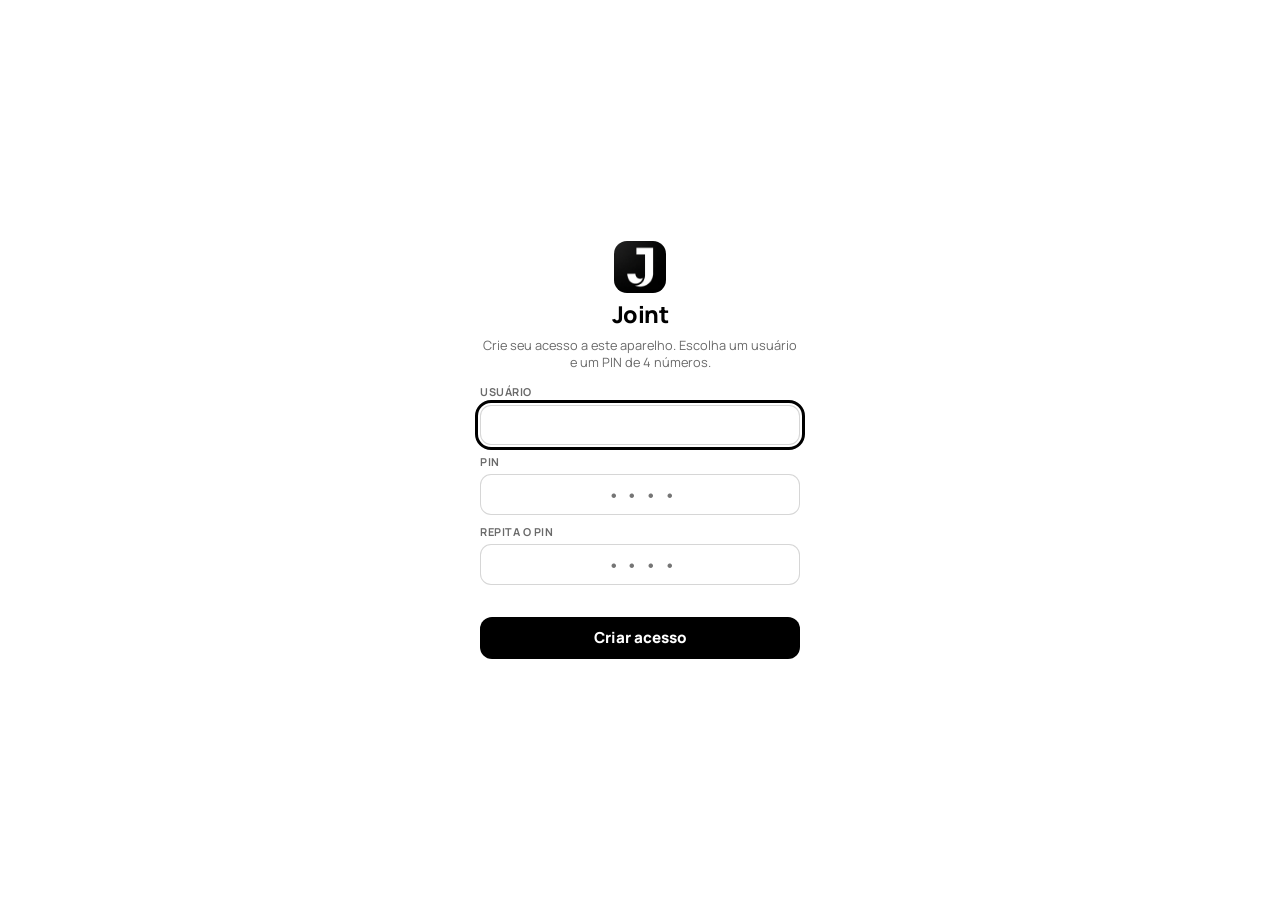
<file: index.html>
<!doctype html>
<html lang="pt-BR">
<head>
<meta charset="utf-8">
<meta name="viewport" content="width=device-width, initial-scale=1, viewport-fit=cover, maximum-scale=1">
<title>Joint</title>
<meta name="theme-color" content="#000000">
<meta name="description" content="Finanças do casal: gastos, metas, viagens e simulador de investimento.">
<link rel="manifest" href="manifest.webmanifest">
<link rel="icon" type="image/png" sizes="32x32" href="favicon-32.png">
<link rel="apple-touch-icon" href="icon-180.png">
<meta name="apple-mobile-web-app-capable" content="yes">
<meta name="mobile-web-app-capable" content="yes">
<meta name="apple-mobile-web-app-title" content="Joint">
<meta name="apple-mobile-web-app-status-bar-style" content="black-translucent">
<link rel="apple-touch-startup-image" href="splash/s-1320x2868.png" media="(device-width: 440px) and (device-height: 956px) and (-webkit-device-pixel-ratio: 3) and (orientation: portrait)">
<link rel="apple-touch-startup-image" href="splash/s-1206x2622.png" media="(device-width: 402px) and (device-height: 874px) and (-webkit-device-pixel-ratio: 3) and (orientation: portrait)">
<link rel="apple-touch-startup-image" href="splash/s-1260x2736.png" media="(device-width: 420px) and (device-height: 912px) and (-webkit-device-pixel-ratio: 3) and (orientation: portrait)">
<link rel="apple-touch-startup-image" href="splash/s-1290x2796.png" media="(device-width: 430px) and (device-height: 932px) and (-webkit-device-pixel-ratio: 3) and (orientation: portrait)">
<link rel="apple-touch-startup-image" href="splash/s-1179x2556.png" media="(device-width: 393px) and (device-height: 852px) and (-webkit-device-pixel-ratio: 3) and (orientation: portrait)">
<link rel="apple-touch-startup-image" href="splash/s-1284x2778.png" media="(device-width: 428px) and (device-height: 926px) and (-webkit-device-pixel-ratio: 3) and (orientation: portrait)">
<link rel="apple-touch-startup-image" href="splash/s-1170x2532.png" media="(device-width: 390px) and (device-height: 844px) and (-webkit-device-pixel-ratio: 3) and (orientation: portrait)">
<link rel="apple-touch-startup-image" href="splash/s-1125x2436.png" media="(device-width: 375px) and (device-height: 812px) and (-webkit-device-pixel-ratio: 3) and (orientation: portrait)">
<link rel="apple-touch-startup-image" href="splash/s-1242x2688.png" media="(device-width: 414px) and (device-height: 896px) and (-webkit-device-pixel-ratio: 3) and (orientation: portrait)">
<link rel="apple-touch-startup-image" href="splash/s-828x1792.png" media="(device-width: 414px) and (device-height: 896px) and (-webkit-device-pixel-ratio: 2) and (orientation: portrait)">
<link rel="apple-touch-startup-image" href="splash/s-1242x2208.png" media="(device-width: 414px) and (device-height: 736px) and (-webkit-device-pixel-ratio: 3) and (orientation: portrait)">
<link rel="apple-touch-startup-image" href="splash/s-750x1334.png" media="(device-width: 375px) and (device-height: 667px) and (-webkit-device-pixel-ratio: 2) and (orientation: portrait)">
<link rel="stylesheet" href="https://fonts.googleapis.com/css2?family=Barlow+Condensed:wght@500;600;700&family=Manrope:wght@500;600;700;800&display=swap">
<style>
/* Joint: identidade preto e branco (a logo). Sem cores: o estado é dito por forma e contraste.
   Pessoa 1 = selo branco cheio; Pessoa 2 = selo vazado. Estouro de orçamento = barra listrada + selo "▲". Gráfico: linha cheia (base), tracejadas (cenários), pontilhada (investido). */
:root{
  --bg:#000; --surface:#0d0d0d; --surface2:#1b1b1b; --fg:#fff; --muted:#8c8c8c; --line:rgba(255,255,255,.14);
  --c1:#fff; --c2:#bdbdbd; --c3:#a3a3a3; --ink:#000; --pa:#6b6b6b; --pb:#fff; --ser:#fff;
  --warn:#fff; --warn-soft:rgba(255,255,255,.12); --tint1:rgba(255,255,255,.06); --tint3:rgba(255,255,255,.08);
  --glass:rgba(16,16,16,.8); --shadow:0 14px 34px rgba(0,0,0,.6); --glow1:rgba(255,255,255,.05); --glow2:rgba(255,255,255,.03);
  --display:"Barlow Condensed","Arial Narrow",sans-serif; --body:"Manrope",-apple-system,system-ui,"Segoe UI",sans-serif;
  color-scheme:dark;
}
@media (prefers-color-scheme: light){:root:not([data-theme="dark"]){
  --bg:#fff; --surface:#fff; --surface2:#f0f0f0; --fg:#000; --muted:#6a6a6a; --line:rgba(0,0,0,.16);
  --c1:#000; --c2:#454545; --c3:#6f6f6f; --ink:#fff; --pa:#a8a8a8; --pb:#000; --ser:#000;
  --warn:#000; --warn-soft:rgba(0,0,0,.08); --tint1:rgba(0,0,0,.04); --tint3:rgba(0,0,0,.06);
  --glass:rgba(255,255,255,.85); --shadow:0 14px 34px rgba(0,0,0,.14); --glow1:rgba(0,0,0,.04); --glow2:rgba(0,0,0,.02);
  color-scheme:light}}
:root[data-theme="light"]{
  --bg:#fff; --surface:#fff; --surface2:#f0f0f0; --fg:#000; --muted:#6a6a6a; --line:rgba(0,0,0,.16);
  --c1:#000; --c2:#454545; --c3:#6f6f6f; --ink:#fff; --pa:#a8a8a8; --pb:#000; --ser:#000;
  --warn:#000; --warn-soft:rgba(0,0,0,.08); --tint1:rgba(0,0,0,.04); --tint3:rgba(0,0,0,.06);
  --glass:rgba(255,255,255,.85); --shadow:0 14px 34px rgba(0,0,0,.14); --glow1:rgba(0,0,0,.04); --glow2:rgba(0,0,0,.02);
  color-scheme:light}
*{box-sizing:border-box}
html{-webkit-text-size-adjust:100%}
body{margin:0;color:var(--fg);font-family:var(--body);font-size:15px;line-height:1.5;background-color:var(--bg);
  background-image:radial-gradient(120% 55% at 0% -8%,var(--glow1),transparent 60%),radial-gradient(90% 45% at 100% 0%,var(--glow2),transparent 62%);
  background-repeat:no-repeat;
  padding-block:max(18px,env(safe-area-inset-top,0px)) calc(120px + env(safe-area-inset-bottom,0px));
  padding-left:max(16px,env(safe-area-inset-left,0px));padding-right:max(16px,env(safe-area-inset-right,0px))}
body.noscroll{overflow:hidden}
.wrap{max-width:720px;margin:0 auto;display:flex;flex-direction:column;gap:16px}
.view{display:flex;flex-direction:column;gap:14px;min-width:0}
.top{display:flex;justify-content:space-between;align-items:flex-start;gap:12px;padding:6px 2px 2px}
h1{font-weight:800;font-size:clamp(1.8rem,7.5vw,2.4rem);line-height:1.05;margin:0;letter-spacing:-.02em;text-wrap:balance}
.sub{color:var(--muted);margin:6px 0 0;font-size:.95rem;font-weight:500}
h3{font-weight:700;font-size:1.05rem;margin:0;letter-spacing:-.01em}
h4{font-weight:700;font-size:.82rem;margin:0;color:var(--muted);text-transform:uppercase;letter-spacing:.06em}
button,input,select{font-family:var(--body);font-size:1rem;color:inherit}
button{cursor:pointer}
.round{position:relative;flex:none;width:44px;height:44px;border-radius:50%;border:1px solid var(--line);background:var(--surface);color:var(--fg);display:grid;place-items:center;font-weight:800}
.dotsync{position:absolute;right:1px;top:1px;width:11px;height:11px;border-radius:50%;border:2px solid var(--bg);background:var(--muted)}
.dotsync.ok{background:var(--c1)}.dotsync.pend{background:var(--muted)}.dotsync.err{background:var(--bg);border-color:var(--fg)}
svg.ic{width:22px;height:22px;stroke:currentColor;fill:none;stroke-width:1.8;stroke-linecap:round;stroke-linejoin:round}
button:focus-visible,input:focus-visible,select:focus-visible,summary:focus-visible{outline:3px solid var(--c1);outline-offset:2px}
.card{background:var(--surface);border:1px solid var(--line);border-radius:22px;padding:16px;display:flex;flex-direction:column;gap:12px;min-width:0}
.card.tap{cursor:pointer;text-align:left}
.hero{border-radius:26px;padding:16px;gap:10px;background:linear-gradient(155deg,var(--tint1),transparent 52%),var(--surface);box-shadow:var(--shadow)}
.hero-in{display:grid;grid-template-columns:minmax(0,118px) minmax(0,1fr);gap:16px;align-items:center}
.dial{width:100%;height:auto;display:block}
.dial circle{fill:none;stroke-linecap:round}
.tr{stroke:var(--line)}.r1{stroke:var(--c1)}.r2{stroke:var(--c3)}.r3{stroke:var(--pa)}
.dialk{fill:var(--fg);font:600 20px var(--display);letter-spacing:.04em}
.legend{list-style:none;margin:0;padding:0;display:flex;flex-direction:column;gap:7px}
.legend li{display:flex;align-items:baseline;justify-content:space-between;gap:8px}
.legend .lab{display:flex;align-items:center;gap:7px;color:var(--muted);font-size:.8rem;font-weight:600}
.dot{width:9px;height:9px;border-radius:50%;display:inline-block;flex:none}
.legend b{font-family:var(--display);font-weight:600;font-size:1.3rem;font-variant-numeric:tabular-nums}
.legend small{display:block;font-size:.74rem;color:var(--muted);font-weight:600;text-align:right;line-height:1.2}
.legend li>span:last-child{text-align:right}
.note{margin:0;color:var(--muted);font-size:.84rem}
.note b{color:var(--fg)}
.row{display:flex;align-items:center;gap:10px;min-width:0}
.sp{justify-content:space-between}
.grow{flex:1;min-width:0}
.grid2{display:grid;grid-template-columns:1fr 1fr;gap:10px}
.stat{background:var(--surface);border:1px solid var(--line);border-radius:18px;padding:12px 14px;display:flex;flex-direction:column;gap:2px;min-width:0}
.stat span{color:var(--muted);font-size:.74rem;font-weight:700;text-transform:uppercase;letter-spacing:.05em}
.stat b{font-family:var(--display);font-weight:600;font-size:1.55rem;line-height:1.15;font-variant-numeric:tabular-nums;overflow-wrap:anywhere}
.pos{color:var(--fg)}.neg{color:var(--fg);text-decoration:underline;text-underline-offset:3px}
.seg{display:grid;grid-auto-flow:column;grid-auto-columns:1fr;gap:6px;padding:5px;background:var(--surface);border:1px solid var(--line);border-radius:18px}
.seg button{border:0;background:transparent;border-radius:13px;padding:9px 6px;font-weight:700;color:var(--muted);min-height:40px}
.seg button.on{background:var(--c1);color:var(--ink)}
.seg.p button.on.a{background:var(--fg);color:var(--bg)}.seg.p button.on.b{background:transparent;color:var(--fg);box-shadow:inset 0 0 0 2px var(--fg)}
.monthnav{display:flex;align-items:center;justify-content:space-between;gap:8px}
.monthnav b{font-weight:800;font-size:1.1rem}
.ghost{border:1px solid var(--line);background:var(--surface);border-radius:14px;padding:10px 14px;font-weight:700;min-height:44px}
.btn{border:0;background:var(--c1);color:var(--ink);border-radius:16px;padding:13px 18px;font-weight:800;min-height:48px}
.btn.sec{background:var(--surface2);color:var(--fg);border:1px solid var(--line)}
.btn.danger{background:transparent;color:var(--fg);box-shadow:inset 0 0 0 1.5px var(--fg)}
.btn.full{width:100%}
.catrow{display:flex;flex-direction:column;gap:5px;cursor:pointer;background:none;border:0;padding:0;text-align:left;width:100%}
.bar{height:10px;border-radius:6px;background:var(--surface2);overflow:hidden;position:relative}
.bar i{display:block;height:100%;border-radius:0 5px 5px 0;background:var(--c1)}
.bar i.over{background:repeating-linear-gradient(135deg,var(--fg) 0 5px,var(--muted) 5px 10px)}
.bar i.g{background:var(--c3)}
.bar i.pa{background:var(--muted)}
.badge{display:inline-flex;align-items:center;gap:4px;font-size:.7rem;font-weight:800;padding:2px 8px;border-radius:999px;background:var(--surface2);color:var(--muted)}
.badge.warn{background:var(--fg);color:var(--bg)}
.badge.a{background:var(--fg);color:var(--bg)}
.badge.b{background:transparent;color:var(--fg);box-shadow:inset 0 0 0 1.5px var(--fg)}
.tx{display:flex;align-items:center;gap:12px;padding:11px 2px;border:0;border-top:1px solid var(--line);background:none;width:100%;text-align:left;min-width:0}
.tx:first-child{border-top:0}
.tx .ico{flex:none;width:38px;height:38px;border-radius:12px;display:grid;place-items:center;background:var(--surface2);font-weight:800;color:var(--muted);font-size:.85rem}
.tx .v{font-weight:800;font-variant-numeric:tabular-nums;white-space:nowrap}
.tx .t1{font-weight:700;overflow:hidden;text-overflow:ellipsis;white-space:nowrap}
.tx .t2{font-size:.78rem;color:var(--muted);display:flex;gap:6px;align-items:center;flex-wrap:wrap}
.dayh{font-size:.78rem;font-weight:800;color:var(--muted);text-transform:uppercase;letter-spacing:.06em;margin:10px 2px 0}
label.f{display:flex;flex-direction:column;gap:5px;font-size:.78rem;font-weight:700;color:var(--muted);text-transform:uppercase;letter-spacing:.05em}
label.f.chk{flex-direction:row;align-items:center;gap:10px;text-transform:none;letter-spacing:0;font-size:.95rem;color:var(--fg)}
input[type=text],input[type=date],input[type=month],input[type=number],input[type=password],select{width:100%;background:var(--surface2);border:1px solid var(--line);border-radius:14px;padding:12px 14px;min-height:48px;text-transform:none;letter-spacing:0;font-weight:600;color:var(--fg)}
input.big{font-family:var(--display);font-size:2rem;font-weight:600;min-height:62px}
input[type=checkbox]{width:22px;height:22px;accent-color:var(--c1)}
.chips{display:flex;gap:8px;flex-wrap:wrap}
.chip{border:1px solid var(--line);background:var(--surface);border-radius:999px;padding:8px 14px;font-weight:700;font-size:.9rem;min-height:40px}
.chip.on{background:var(--c1);color:var(--ink);border-color:transparent}
.bigv{font-family:var(--display);font-weight:600;font-size:2.7rem;line-height:1;font-variant-numeric:tabular-nums;letter-spacing:.005em;overflow-wrap:anywhere}
.legendrow{display:flex;gap:14px;flex-wrap:wrap;font-size:.8rem;color:var(--muted);font-weight:600}
.legendrow span{display:inline-flex;align-items:center;gap:6px}
.sw{width:18px;height:0;border-top:2px solid var(--ser);display:inline-block}
.sw.d{border-top-style:dashed}
.chartbox{position:relative;width:100%;max-width:560px;margin:0 auto;touch-action:pan-y}
.chartbox svg{width:100%;height:auto;display:block}
.gridl{stroke:var(--line);stroke-width:1}
.axt{fill:var(--muted);font:600 11px var(--body)}
.lnk{fill:none;stroke-width:2;stroke-linejoin:round;stroke-linecap:round}
.tip{position:absolute;pointer-events:none;background:var(--glass);backdrop-filter:blur(14px);-webkit-backdrop-filter:blur(14px);border:1px solid var(--line);border-radius:12px;padding:8px 10px;font-size:.78rem;box-shadow:var(--shadow);min-width:150px;z-index:3}
.tip b{display:block;margin-bottom:3px}
.tip div{display:flex;justify-content:space-between;gap:12px;font-variant-numeric:tabular-nums}
table{width:100%;border-collapse:collapse;font-size:.78rem;font-variant-numeric:tabular-nums}
th{font-size:.64rem;text-transform:uppercase;letter-spacing:.03em;color:var(--muted);text-align:right;padding:6px 3px;font-weight:800}
td{text-align:right;padding:8px 3px;border-top:1px solid var(--line);white-space:nowrap}
th:first-child,td:first-child{text-align:left;font-weight:800}
.tablewrap{overflow-x:auto}
details{background:var(--surface);border:1px solid var(--line);border-radius:18px;padding:12px 14px}
summary{font-weight:700;cursor:pointer;min-height:28px}
details p{font-size:.86rem;color:var(--muted);margin:8px 0 0}
details p b{color:var(--fg)}
.empty{text-align:center;color:var(--muted);padding:18px 8px;font-size:.92rem}
/* barra de abas flutuante */
.tabbar{position:fixed;left:50%;transform:translateX(-50%);bottom:max(14px,env(safe-area-inset-bottom,0px));width:min(560px,calc(100% - 24px));display:grid;grid-template-columns:repeat(5,1fr);align-items:center;gap:2px;padding:7px;border-radius:26px;background:var(--glass);backdrop-filter:blur(20px);-webkit-backdrop-filter:blur(20px);border:1px solid var(--line);box-shadow:var(--shadow);z-index:20}
.tabbar button{border:0;background:none;color:var(--muted);display:flex;flex-direction:column;align-items:center;gap:2px;font-size:.68rem;font-weight:700;padding:7px 2px;border-radius:18px;min-height:54px}
.tabbar button.on{color:var(--c1)}
.tabbar .fab{background:var(--c1);color:var(--ink);width:56px;height:56px;border-radius:50%;margin:-18px auto 0;justify-content:center;box-shadow:0 8px 20px rgba(0,0,0,.35)}
.tabbar .fab svg{width:26px;height:26px;stroke-width:2.4}
/* folha inferior */
.sheet{position:fixed;inset:0;z-index:40;display:flex;align-items:flex-end;justify-content:center}
.sheet[hidden]{display:none}
.sheet-bg{position:absolute;inset:0;background:rgba(0,0,0,.55)}
.sheet-body{position:relative;width:min(640px,100%);max-height:92vh;overflow:auto;background:var(--bg);border:1px solid var(--line);border-radius:26px 26px 0 0;padding:18px 16px calc(22px + env(safe-area-inset-bottom,0px));display:flex;flex-direction:column;gap:14px}
.grab{width:40px;height:4px;border-radius:3px;background:var(--line);margin:0 auto -4px}
.toast{position:fixed;left:50%;transform:translateX(-50%);bottom:calc(96px + env(safe-area-inset-bottom,0px));background:var(--fg);color:var(--bg);padding:10px 16px;border-radius:14px;font-weight:700;font-size:.9rem;z-index:60;max-width:90%}
.toast[hidden]{display:none}
@media (prefers-reduced-motion:no-preference){.bar i,.dial circle{transition:stroke-dasharray .5s ease,width .5s ease}}

/* tela de abertura: fundo branco com o ícone no centro (igual às imagens de abertura do iOS) */
#splash{position:fixed;inset:0;z-index:100;background:#fff;display:grid;place-items:center;transition:opacity .35s ease}
#splash.out{opacity:0;pointer-events:none}
#splash img{width:min(34vw,170px);height:auto;border-radius:14%}
@media (prefers-reduced-motion:reduce){#splash{transition:none}}

/* tela de acesso (usuário + PIN) */
#auth{position:fixed;inset:0;z-index:90;background:var(--bg);display:grid;place-items:center;padding:16px max(20px,env(safe-area-inset-right,0px)) 16px max(20px,env(safe-area-inset-left,0px));overflow:auto}
.auth-in{width:min(320px,100%);display:flex;flex-direction:column;gap:9px}
.auth-logo{width:52px;height:52px;border-radius:13px;align-self:center}
.auth-in h2{margin:0;text-align:center;font-weight:800;font-size:1.45rem;letter-spacing:-.02em;line-height:1.1}
.auth-sub{margin:0 0 4px;text-align:center;color:var(--muted);font-size:.8rem;line-height:1.35}
.af{display:flex;flex-direction:column;gap:4px;font-size:.68rem;font-weight:700;color:var(--muted);text-transform:uppercase;letter-spacing:.05em}
.af input{font-size:.95rem;font-weight:600;text-transform:none;letter-spacing:normal;color:var(--fg);background:var(--surface);border:1px solid var(--line);border-radius:11px;padding:8px 12px;min-height:40px;width:100%}
.af input.pin{text-align:center;font-size:1.05rem;letter-spacing:.6em;padding:8px 12px 8px calc(12px + .6em)}
.af input.pin::placeholder{letter-spacing:.4em}
.auth-msg{min-height:1.1em;margin:0;text-align:center;font-size:.78rem;font-weight:700;color:var(--fg);line-height:1.3}
.auth-in .btn{min-height:42px;padding:9px 16px;border-radius:12px;font-size:.95rem}
.auth-link{background:none;border:0;color:var(--muted);font-weight:700;font-size:.8rem;text-decoration:underline;text-underline-offset:3px;padding:4px}
.btn:disabled{opacity:.45;cursor:not-allowed}

/* gamificação: sequências, marcos e conquistas (preto e branco: cheio = feito, vazado = falta) */
.week{display:flex;gap:6px;justify-content:space-between}
.wd{display:flex;flex-direction:column;align-items:center;gap:3px;flex:1}
.wd i{width:22px;height:22px;border-radius:50%;border:2px solid var(--line);display:block}
.wd.on i{background:var(--fg);border-color:var(--fg)}
.wd.td i{box-shadow:0 0 0 2px var(--bg),0 0 0 3.5px var(--fg)}
.wd small{font-size:.66rem;font-weight:700;color:var(--muted)}
.steps{display:grid;grid-template-columns:repeat(4,1fr);gap:6px}
.stp{display:flex;flex-direction:column;align-items:center;gap:2px;text-align:center;min-width:0}
.stp i{width:30px;height:30px;border-radius:50%;border:2px solid var(--line);display:grid;place-items:center;font-style:normal;font-weight:800;font-size:.9rem}
.stp.on i{background:var(--fg);color:var(--bg);border-color:var(--fg)}
.stp.next i{border-color:var(--fg);border-style:dashed}
.stp b{font-size:.85rem}.stp small{font-size:.68rem;color:var(--muted);font-weight:600}
.achgrid{display:grid;grid-template-columns:1fr 1fr;gap:8px;margin:12px 0}
.ach{border:1px solid var(--line);border-radius:16px;padding:10px;display:flex;flex-direction:column;gap:3px;color:var(--muted);min-width:0}
.ach .seal{width:24px;height:24px;border-radius:50%;border:2px solid var(--line);display:grid;place-items:center;font-weight:800;font-size:.8rem}
.ach b{font-size:.88rem;color:var(--muted)}.ach small{font-size:.72rem;line-height:1.3}
.ach.on{border-color:var(--fg);color:var(--fg)}.ach.on b{color:var(--fg)}.ach.on .seal{background:var(--fg);color:var(--bg);border-color:var(--fg)}
.ach em{font-style:normal;font-size:.68rem;font-weight:700}
.row.sp>.badge{white-space:nowrap;flex:none}
details.cmp{padding:8px 12px}details.cmp summary{font-weight:700;font-size:.9rem;cursor:pointer}details.cmp label.f{margin-top:8px}

/* ===== Trava lateral (iOS): nada de pan horizontal ===== */
html,body{overflow-x:hidden;max-width:100%;touch-action:pan-y;overscroll-behavior-x:none}
.sheet{overflow-x:hidden;touch-action:pan-y;overscroll-behavior:contain}
.sheet-body{overflow-x:hidden;max-width:100%;overscroll-behavior-x:none;touch-action:pan-y}
.sheet-body *,label.f,.grid2>*{min-width:0}
input[type=date],input[type=month],select{-webkit-appearance:none;appearance:none;min-width:0;max-width:100%}
input,select,textarea,.af input{font-size:16px}

/* ===== gráficos novos ===== */
.tb-i{fill:var(--pa)} .tb-e{fill:var(--c1)}
.sq{width:10px;height:10px;border-radius:3px;display:inline-block}.sq.i{background:var(--pa)}.sq.e{background:var(--c1)}
.sw.dm{border-top-style:dashed;border-top-color:var(--muted)}
.bar{overflow:visible}.bar i{border-radius:5px}
.bar .tk{position:absolute;top:-3px;bottom:-3px;width:3px;margin-left:-1px;border-radius:2px;background:var(--muted);box-shadow:0 0 0 2px var(--surface)}
.bar .tk.l{background:var(--fg)}
.tk.s{display:inline-block;width:3px;height:12px;border-radius:2px;background:var(--muted)}.tk.l.s{background:var(--fg)}
.catrow small.note{font-size:.74rem}

/* ===== layout compacto ===== */
body{padding-block:max(12px,env(safe-area-inset-top,0px)) calc(104px + env(safe-area-inset-bottom,0px));padding-left:max(12px,env(safe-area-inset-left,0px));padding-right:max(12px,env(safe-area-inset-right,0px))}
.view{gap:10px}
.top{padding:2px 2px 0;align-items:center}
h1{font-size:clamp(1.45rem,6vw,1.9rem)}
.sub{margin:2px 0 0;font-size:.84rem}
.card{padding:13px 14px;gap:9px;border-radius:18px}
.hero{padding:14px;border-radius:20px;gap:8px}
.hero-in{grid-template-columns:minmax(0,104px) minmax(0,1fr);gap:14px}
.legend{gap:5px}.legend b{font-size:1.18rem}
.note{font-size:.8rem;line-height:1.4}
.monthnav b{font-size:1rem}
.monthnav .ghost{min-height:40px;padding:6px 12px}
.ghost{padding:8px 12px;border-radius:12px;font-size:.9rem;flex:none}
.stat{padding:9px 12px;border-radius:14px}.stat b{font-size:1.3rem}
.grid2{gap:8px}
.catrow{gap:4px}
.card>.catrow+.catrow{margin-top:2px}
.seg.mini{padding:3px;border-radius:12px;gap:3px;flex:none}
.seg.mini button{min-height:36px;padding:4px 14px;font-size:.8rem;border-radius:9px}
b.big{font-family:var(--display);font-weight:600;font-size:1.5rem;line-height:1}
.legendrow{gap:10px;font-size:.74rem}
.row.sp>div{min-width:0}
.week{margin-top:-2px}
.empty{padding:10px 8px;margin:0;font-size:.86rem}

/* ===== chips, busca ===== */
.chips{display:flex;flex-wrap:wrap;gap:6px}
.chips:empty{display:none}
.chip{border:1px solid var(--line);background:var(--surface2);border-radius:999px;padding:8px 12px;font-size:.8rem;font-weight:600;color:var(--muted);min-height:38px;text-align:left}
.chip b{color:var(--fg);font-weight:800}.chip small{font-weight:600;opacity:.8}
input[type=search]{width:100%;background:var(--surface2);border:1px solid var(--line);border-radius:14px;padding:10px 14px;min-height:44px;font-size:16px;color:var(--fg);-webkit-appearance:none;appearance:none}

/* ===== importar fatura ===== */
.improw{border-top:1px solid var(--line);padding:8px 0 6px;display:flex;flex-direction:column;gap:6px}
.improw.off{opacity:.5}
.improw label.chk{flex-direction:row;align-items:center;gap:10px;font-weight:500;color:var(--fg)}
.improw label.chk input{flex:none;width:22px;height:22px}
.improw .grow{display:flex;flex-direction:column;min-width:0}
.improw .grow b{overflow:hidden;text-overflow:ellipsis;white-space:nowrap;font-size:.92rem}
.improw small{color:var(--muted);font-size:.74rem}
.improw .v{flex:none;font-variant-numeric:tabular-nums;font-size:.92rem}
.improw select{min-height:38px;padding:4px 8px;font-size:16px;border-radius:10px}

/* ===== lançamento em passos ===== */
.wdots{display:flex;gap:6px}.wdots i{width:7px;height:7px;border-radius:9px;background:var(--line)}.wdots i.on{background:var(--fg)}
.wtit{text-align:center;margin:2px 0 0}.wic{font-size:1.2em}
.wgrid{display:grid;grid-template-columns:repeat(3,minmax(0,1fr));gap:8px}
.wcat{display:flex;flex-direction:column;align-items:center;gap:4px;padding:12px 4px;min-height:84px;border:1px solid var(--line);background:var(--surface2);border-radius:16px;font-size:.8rem;font-weight:700;color:var(--fg)}
.wcat span{font-size:1.7rem;line-height:1}
.wcat:active,.wday:active,.wpad button:active{transform:scale(.95)}
.wring{position:relative;width:120px;height:120px;margin:0 auto}.wring svg{width:100%;height:100%}
.wring>div{position:absolute;inset:0;display:flex;flex-direction:column;align-items:center;justify-content:center;text-align:center}
.wring b{font-size:1rem}.wring small{font-size:.66rem;color:var(--muted);max-width:84px;line-height:1.2}
.wr0{fill:none;stroke:var(--surface2);stroke-width:9}.wr1{fill:none;stroke:var(--fg);stroke-width:9;stroke-linecap:round;transition:stroke-dasharray .25s}
.wval{font-family:var(--display);font-size:2.4rem;font-weight:600;text-align:center;font-variant-numeric:tabular-nums}
.wname{text-align:center}
.wpad{display:grid;grid-template-columns:repeat(3,1fr);gap:8px}
.wpad button{min-height:54px;border-radius:14px;border:0;background:var(--surface2);font-size:1.35rem;font-weight:600;color:var(--fg)}
.wdays{display:grid;grid-template-columns:repeat(7,1fr);gap:6px}
.wday{aspect-ratio:1;min-height:40px;border-radius:999px;border:0;background:var(--surface2);font-weight:700;color:var(--fg);font-size:.95rem}
.wday.td{box-shadow:inset 0 0 0 2px var(--fg)}.wday.on{background:var(--fg);color:var(--bg)}

.slogo{position:relative;display:inline-flex;align-items:center;justify-content:center;border-radius:11px;overflow:hidden;flex:none;vertical-align:middle}
.slogo b{color:#fff;font-size:1.1rem}.slogo img{position:absolute;inset:0;width:100%;height:100%;object-fit:contain;background:#fff;opacity:0}
.slogo.ok img{opacity:1}.slogo.ok{background:#fff!important;box-shadow:0 0 0 1px var(--line)}
.wtit .slogo{margin-right:4px}

</style>
</head>
<body>
<div id="splash" aria-hidden="true"><img src="icon-512.png" alt=""></div>
<script>setTimeout(function(){var s=document.getElementById("splash");if(s)s.classList.add("out")},4000)</script>
<div class="wrap"><main id="app" aria-live="polite"></main></div>
<nav class="tabbar" aria-label="Navegação">
  <button data-act="tab" data-id="home"><svg class="ic" viewBox="0 0 24 24"><path d="M3 11l9-7 9 7v9a1 1 0 0 1-1 1h-5v-6H9v6H4a1 1 0 0 1-1-1z"/></svg>Início</button>
  <button data-act="tab" data-id="gastos"><svg class="ic" viewBox="0 0 24 24"><path d="M8 6h13M8 12h13M8 18h13M3 6h.01M3 12h.01M3 18h.01"/></svg>Gastos</button>
  <button class="fab" data-act="new" aria-label="Novo lançamento"><svg class="ic" viewBox="0 0 24 24"><path d="M12 5v14M5 12h14"/></svg></button>
  <button data-act="tab" data-id="metas"><svg class="ic" viewBox="0 0 24 24"><circle cx="12" cy="12" r="9"/><circle cx="12" cy="12" r="5"/><circle cx="12" cy="12" r="1"/></svg>Metas</button>
  <button data-act="tab" data-id="sim"><svg class="ic" viewBox="0 0 24 24"><path d="M3 3v18h18"/><path d="M7 15l4-4 3 3 5-6"/></svg>Simular</button>
</nav>
<div class="sheet" id="sheet" hidden><div class="sheet-bg" id="sheetBg"></div><div class="sheet-body" id="sheetBody" role="dialog" aria-modal="true"></div></div>
<div class="toast" id="toast" hidden role="status"></div>
<input type="file" id="file" accept="application/json,.json" hidden>
<input type="file" id="pdf" accept="application/pdf,.pdf" hidden>
<script>
(function(){
"use strict";
/* ===== NÚCLEO FINANCEIRO (funções puras, testadas em tests/core.test.js) ===== */
var DPM = 365.25 / 12; // dias médios por mês, usado só para a faixa do IR

/* taxa mensal efetiva equivalente a uma taxa anual efetiva: (1+a)^(1/12)-1 (juros compostos, não a/12) */
function mRate(aa) { return Math.pow(1 + aa, 1 / 12) - 1; }

/* IR regressivo da renda fixa sobre o rendimento, pela idade da aplicação em dias */
function irRate(days) { return days <= 180 ? 0.225 : days <= 360 ? 0.20 : days <= 720 ? 0.175 : 0.15; }

/* aporte do mês m (1..n): reajustado uma vez a cada 12 meses */
function pmtAt(p, m) { return p.pmt * Math.pow(1 + (p.growth || 0), Math.floor((m - 1) / 12)); }

/* Simula mês a mês. Cada aporte é um "lote" com a própria idade, porque o IR incide por lote.
   p: {p0, pmt, growth, rate (a.a. efetiva), infl (a.a.), months, ir (bool), begin (bool: aporte no início do mês)}
   Retorna séries t=0..months: inv (investido), gross (bruto), net (líquido de IR se resgatar em t), real (net em valores de hoje) */
function simulate(p) {
  var n = p.months, i = mRate(p.rate), inf = p.infl || 0;
  var lots = [{ s: 0, a: p.p0 || 0 }];
  var inv = [p.p0 || 0], gross = [p.p0 || 0], net = [p.p0 || 0], real = [p.p0 || 0];
  var cum = p.p0 || 0;
  for (var t = 1; t <= n; t++) {
    var amt = pmtAt(p, t);
    lots.push({ s: p.begin ? t - 1 : t, a: amt });
    cum += amt;
    var g = 0, tax = 0;
    for (var k = 0; k < lots.length; k++) {
      var age = t - lots[k].s; if (age < 0) age = 0;
      var v = lots[k].a * Math.pow(1 + i, age);
      g += v;
      if (p.ir && v > lots[k].a) tax += (v - lots[k].a) * irRate(age * DPM);
    }
    inv.push(cum); gross.push(g); net.push(g - tax);
    real.push((g - tax) / Math.pow(1 + inf, t / 12));
  }
  return { inv: inv, gross: gross, net: net, real: real };
}

/* aporte mensal inicial necessário para o saldo líquido chegar a "target" em p.months (bisseção sobre a simulação:
   funciona com IR, reajuste e aporte no início porque o saldo é crescente no aporte) */
function solvePmt(p, target) {
  var q = {}, k; for (k in p) q[k] = p[k];
  q.pmt = 0;
  if (simulate(q).net[p.months] >= target) return 0;
  var lo = 0, hi = Math.max(1, target / p.months);
  q.pmt = hi;
  var guard = 0;
  while (simulate(q).net[p.months] < target && guard++ < 60) { hi *= 2; q.pmt = hi; }
  for (var it = 0; it < 50; it++) {
    var mid = (lo + hi) / 2; q.pmt = mid;
    if (simulate(q).net[p.months] >= target) hi = mid; else lo = mid;
  }
  return hi;
}

/* primeiro mês em que o saldo líquido atinge "target" (até maxM); null se não chega */
function solveMonths(p, target, maxM) {
  var q = {}, k; for (k in p) q[k] = p[k];
  q.months = maxM || 600;
  var s = simulate(q);
  for (var t = 0; t <= q.months; t++) if (s.net[t] >= target) return t;
  return null;
}

/* fórmula fechada (sem IR, aporte no fim do mês, sem reajuste) usada só como prova nos testes */
function fvClosed(p0, pmt, aa, n) {
  var i = mRate(aa);
  return p0 * Math.pow(1 + i, n) + (i === 0 ? pmt * n : pmt * (Math.pow(1 + i, n) - 1) / i);
}

/* ---- divisão de despesas do casal (centavos inteiros) ---- */
/* tx: {k:"o"|"i"|"t", v:centavos, w:0|1 (quem pagou), s:0|1|2 (0=divide, 1=só de quem pagou, 2=só do outro)}; split = % da pessoa 0 */
function shares(tx, split) {
  var a;
  if (tx.s === 1) a = tx.w === 0 ? tx.v : 0;
  else if (tx.s === 2) a = tx.w === 0 ? 0 : tx.v;
  else a = Math.round(tx.v * split / 100);
  return [a, tx.v - a];
}
/* saldo entre os dois: positivo = pessoa 1 deve à pessoa 0; negativo = pessoa 0 deve à pessoa 1.
   acerto (k:"t") entra como pagamento de w para o outro */
function balance(list, split) {
  var net0 = 0;
  list.forEach(function (tx) {
    if (tx.x) return;
    if (tx.k === "o") { var sh = shares(tx, split); net0 += (tx.w === 0 ? tx.v : 0) - sh[0]; }
    else if (tx.k === "t") { net0 += tx.w === 0 ? tx.v : -tx.v; } // quem repassa dinheiro quita (ou cria crédito) com o outro
  });
  return net0;
}
/* parse de dinheiro brasileiro ("1.234,56", "R$ 50", "12.5") para centavos */
function parseMoney(s) {
  s = String(s == null ? "" : s).replace(/[^\d,.\-]/g, "");
  if (!s) return 0;
  if (s.indexOf(",") >= 0) s = s.replace(/\./g, "").replace(",", ".");
  else if ((s.match(/\./g) || []).length > 1) s = s.replace(/\./g, "");
  else if (/^\d{1,3}\.\d{3}$/.test(s)) s = s.replace(".", "");
  var n = parseFloat(s);
  return isFinite(n) ? Math.round(n * 100) : 0;
}

/* ===== GAMIFICAÇÃO (funções puras) ===== */
function p2(n) { return ("0" + n).slice(-2); }
/* datas ISO "AAAA-MM-DD" em UTC (sem efeito de fuso/horário de verão) */
function dayAdd(iso, k) {
  var d = new Date(Date.UTC(+iso.slice(0, 4), +iso.slice(5, 7) - 1, +iso.slice(8, 10) + k));
  return d.getUTCFullYear() + "-" + p2(d.getUTCMonth() + 1) + "-" + p2(d.getUTCDate());
}
function dayDiff(a, b) {
  var f = function (x) { return Date.UTC(+x.slice(0, 4), +x.slice(5, 7) - 1, +x.slice(8, 10)); };
  return Math.round((f(b) - f(a)) / 864e5);
}
function nextYm(ym) { var y = +ym.slice(0, 4), m = +ym.slice(5, 7) + 1; if (m > 12) { m = 1; y++; } return y + "-" + p2(m); }
function quarterKey(iso) { return iso.slice(0, 4) + "T" + Math.floor((+iso.slice(5, 7) - 1) / 3); }
function halfKey(ym) { return ym.slice(0, 4) + "S" + (+ym.slice(5, 7) <= 6 ? 0 : 1); }
/* Sequência com "folga": a primeira unidade sem registro de cada período é perdoada (a sequência segue, sem contar o dia);
   a segunda no mesmo período zera. A unidade atual em aberto (graceLast) não conta como falha. */
function streakScan(seq, ok, keyOf, graceLast) {
  var run = 0, best = 0, used = {}, last = seq.length - 1;
  for (var i = 0; i <= last; i++) {
    var u = seq[i];
    if (ok[u]) { run++; if (run > best) best = run; }
    else if (i === last && graceLast) { /* em aberto */ }
    else if (run > 0) { var k = keyOf(u); if (!used[k]) used[k] = 1; else run = 0; }
  }
  return { n: run, best: best, doneNow: last >= 0 && !!ok[seq[last]], freezeUsed: last >= 0 ? !!used[keyOf(seq[last])] : false };
}
/* dias seguidos com registro (days = {"AAAA-MM-DD": true}); folga: 1 por trimestre */
function logStreak(days, today) {
  var first = null, k;
  for (k in days) if (days[k] && k <= today && (first === null || k < first)) first = k;
  if (first === null) return { n: 0, best: 0, doneNow: false, freezeUsed: false };
  var seq = [], d = first;
  while (d <= today) { seq.push(d); d = dayAdd(d, 1); }
  return streakScan(seq, days, quarterKey, true);
}
/* meses fechados seguidos dentro do plano (okMonths = {"AAAA-MM": true}); folga: 1 por semestre. O mês atual não entra. */
function planStreak(okMonths, firstYm, curYm) {
  var seq = [], m = firstYm;
  while (m < curYm) { seq.push(m); m = nextYm(m); }
  if (!seq.length) return { n: 0, best: 0, doneNow: false, freezeUsed: false };
  return streakScan(seq, okMonths, halfKey, false);
}
/* marcos da meta (ex.: 25/50/75/100%): reached e a data do aporte que cruzou o marco (null se já vinha do valor inicial) */
function milestones(base, conts, target, pcts) {
  var list = (conts || []).slice().sort(function (a, b) { return a.d < b.d ? -1 : a.d > b.d ? 1 : 0; });
  return pcts.map(function (p) {
    var amt = Math.round(target * p / 100), cum = base || 0, date = null, reached = target > 0 && cum >= amt;
    if (!reached && target > 0) for (var i = 0; i < list.length; i++) { cum += list[i].v; if (cum >= amt) { reached = true; date = list[i].d; break; } }
    return { p: p, amt: amt, reached: reached, date: date };
  });
}

/* ===== PARCELAS E CARTÃO (funções puras) ===== */
/* soma k meses a uma data ISO, sem estourar o fim do mês (31/01 + 1 mês = 28/02) */
function addMonths(iso, k) {
  var y = +iso.slice(0, 4), m = +iso.slice(5, 7) - 1 + k, d = +iso.slice(8, 10);
  var t = new Date(Date.UTC(y, m, 1)); y = t.getUTCFullYear(); m = t.getUTCMonth();
  var last = new Date(Date.UTC(y, m + 1, 0)).getUTCDate();
  return y + "-" + p2(m + 1) + "-" + p2(Math.min(d, last));
}
/* fatura de uma compra: até o dia de fechamento entra na fatura do mês; depois, na do mês seguinte.
   O vencimento é o primeiro dia "due" depois do fechamento. m = mês do vencimento (quando o dinheiro sai). */
function invoiceOf(dateIso, close, due) {
  var ym = dateIso.slice(0, 7), cm = +dateIso.slice(8, 10) <= close ? ym : nextYm(ym);
  var dm = due > close ? cm : nextYm(cm);
  var last = new Date(Date.UTC(+dm.slice(0, 4), +dm.slice(5, 7), 0)).getUTCDate();
  return { m: dm, due: dm + "-" + p2(Math.min(due, last)) };
}
/* divide o total (centavos) em n parcelas; os centavos que sobram vão para a primeira */
function splitParcelas(total, n) {
  var base = Math.floor(total / n), out = [];
  for (var i = 0; i < n; i++) out.push(base);
  out[0] += total - base * n;
  return out;
}
/* valor presente do parcelado (1ª parcela em 30 dias) se o dinheiro ficasse aplicado a aa (a.a.), com IR regressivo:
   quanto seria preciso ter hoje, aplicado, para pagar cada parcela. Pagar à vista por menos que isso compensa. */
function parcelPV(total, n, aa) {
  var P = splitParcelas(total, n), pv = 0;
  for (var k = 1; k <= n; k++) {
    var g = Math.pow(1 + aa, k / 12) - 1, ir = irRate(Math.round(k * 365.25 / 12));
    pv += P[k - 1] / (1 + g * (1 - ir));
  }
  return pv;
}
/* taxa mensal implícita no parcelado frente ao preço à vista (soma das parcelas descontadas = à vista); null se à vista >= total */
function parcelRate(avista, total, n) {
  if (!(avista > 0) || avista >= total) return null;
  var P = splitParcelas(total, n), f = function (i) { var s = 0; for (var k = 1; k <= n; k++) s += P[k - 1] / Math.pow(1 + i, k); return s - avista; };
  var lo = 0, hi = 5;
  for (var it = 0; it < 200; it++) { var mid = (lo + hi) / 2; if (f(mid) > 0) lo = mid; else hi = mid; }
  return (lo + hi) / 2;
}

/* ---------- diagnóstico financeiro (regras, sem IA, tudo no aparelho) ----------
   Entrada em centavos. Cada critério tem peso (max) e nota (pts); a nota final é a soma de pts / soma de max dos critérios aplicáveis.
   Referências: poupança = meta do casal (padrão 20%, regra 50/30/20); compromissos fixos <= 35% da renda é folga, > 50% é aperto
   (limite usual de endividamento/comprometimento); reserva de emergência 3 a 6 meses de gastos; tendência vs. média dos meses anteriores. */
var DIAG_NEEDS=["Moradia","Mercado","Transporte","Saúde","Educação","Casa"];
var DIAG_WANTS=["Restaurantes","Lazer","Viagem","Assinaturas","Pessoal","Presentes"];
function diagnose(o){
  var items=[],act=[],inc=o.inc||0,exp=o.exp||0,t=(o.saveTarget==null?20:o.saveTarget)/100;
  var R=function(c){return "R$ "+Math.round(Math.abs(c)/100).toLocaleString("pt-BR")},P=function(x){return Math.round(x*100)+"%"};
  function add(id,sev,pts,max,title,txt){items.push({id:id,sev:sev,pts:pts,max:max,title:title,txt:txt})}
  if(inc<=0)return {ok:false,reason:"sem-renda"};
  var rate=(inc-exp)/inc,cl=function(x,a,b){return Math.max(a,Math.min(b,x))};
  /* 1. poupança */
  var s1=rate>=t?"ok":rate>=t/2?"warn":"bad";
  add("save",s1,rate>=0?Math.round(30*cl(rate/t,0,1)):0,30,"Poupança do mês",
    rate<0?"Você gastou "+R(exp-inc)+" a mais do que ganhou ("+P(exp/inc)+" da renda). Gastar mais que a renda consome reserva ou gera dívida."
    :"Sobrou "+P(rate)+" da renda ("+R(inc-exp)+"). A meta é "+P(t)+" (regra 50/30/20: 20% para o futuro)."+(rate>=t?" Meta batida.":""));
  if(rate<t){var gap=exp-inc*(1-t);act.push("Para chegar à meta de "+P(t)+" de poupança faltam "+R(gap)+" por mês: corte de despesas, aumento de renda ou os dois.")}
  /* 2. compromissos fixos */
  var f=o.fixed/inc,s2=f<=.35?"ok":f<=.5?"warn":"bad";
  add("fixed",s2,Math.round(20*cl((0.7-f)/0.35,0,1)),20,"Compromissos fixos",
    "Fixos e parcelas somam "+R(o.fixed)+" ("+P(f)+" da renda). Até 35% dá folga; acima de 50% sobra pouco para imprevistos e para poupar, porque esse valor já está comprometido antes do mês começar.");
  if(f>.35)act.push("Reduza o peso dos fixos ("+P(f)+" da renda): renegocie contratos, evite novas parcelas e antecipe a quitação das maiores. Meta: abaixo de 35%.");
  if(o.nextFixed>0&&o.nextFixed/inc>.5)act.push("O mês seguinte já tem "+R(o.nextFixed)+" comprometidos ("+P(o.nextFixed/inc)+" da renda deste mês). Evite novas parcelas até aliviar.");
  /* 3. 50/30/20 */
  var nd=0,wn=0,un=0;for(var c in o.cat){var v=o.cat[c];var kd=(o.kind||{})[c]||(DIAG_NEEDS.indexOf(c)>=0?"n":DIAG_WANTS.indexOf(c)>=0?"w":"o");if(kd==="n")nd+=v;else if(kd==="w")wn+=v;else un+=v}
  if(nd+wn>0){
    var en=Math.max(0,nd/inc-.5),ew=Math.max(0,wn/inc-.3),s3=en+ew===0?"ok":en+ew<=.1?"warn":"bad";
    add("rule",s3,Math.round(20*cl(1-(en+ew)/0.3,0,1)),20,"Essenciais x desejos",
      "Essenciais: "+P(nd/inc)+" da renda (ideal até 50%). Desejos (restaurantes, lazer, viagem, assinaturas, pessoal, presentes): "+P(wn/inc)+" (ideal até 30%)."+(un>0?" Fora dessa conta: "+R(un)+" em categorias marcadas como Outro.":""));
    if(ew>0){var cut=wn-.3*inc;act.push("Desejos estão "+R(cut)+" acima de 30% da renda. Um corte de 20% nessa faixa libera "+R(wn*.2)+" por mês.")}
    if(en>0)act.push("Essenciais passaram de 50% da renda ("+P(nd/inc)+"). Veja moradia, mercado e transporte: são onde há mais efeito.");
  }
  /* 4. reserva */
  if(o.reserveM!=null&&o.reserveAvg>0){
    var m=o.reserveM,s4=m>=6?"ok":m>=3?"warn":"bad";
    add("reserve",s4,Math.round(20*(m>=6?1:m>=3?(.5+.5*(m-3)/3):.5*cl(m/3,0,1))),20,"Reserva de emergência",
      "As metas (sem viagens) cobrem "+(Math.round(m*10)/10).toLocaleString("pt-BR")+(m>=2||m<1?" meses":" mês")+" de gastos (média "+R(o.reserveAvg)+"/mês). O recomendado é de 3 a 6 meses, para aguentar perda de renda ou imprevisto.");
    if(m<3){var need=3*o.reserveAvg-m*o.reserveAvg;act.push("Monte a reserva até 3 meses de gastos: faltam "+R(need)+". Em 12 meses, são "+R(need/12)+" por mês.")}
  }
  /* 5. tendência */
  var pv=(o.prev||[]).filter(function(p){return p.exp>0});
  if(pv.length){
    var avg=pv.reduce(function(a,p){return a+p.exp},0)/pv.length,r=exp/avg,s5=r<=1.05?"ok":r<=1.15?"warn":"bad";
    /* mês em aberto: gasto parcial contra média de meses inteiros sempre parece bom, então não pontua */
    add("trend",o.partial?"ok":s5,o.partial?0:Math.round(10*cl((1.3-r)/0.25,0,1)),o.partial?0:10,"Tendência de gastos",(o.partial?"Só pontua com o mês fechado. Até agora: ":"")+
      "Gasto de "+R(exp)+" contra média de "+R(avg)+" dos "+pv.length+" mês(es) anteriores ("+(r>=1?"+":"−")+P(Math.abs(r-1))+").");
    var up=[];for(var k in o.cat){var pa=pv.reduce(function(a,p){return a+((p.cat||{})[k]||0)},0)/pv.length,d=o.cat[k]-pa;if(d>=15000&&(pa===0||o.cat[k]/pa>=1.3))up.push([k,d])}
    up.sort(function(a,b){return b[1]-a[1]});
    if(up.length)add("up","warn",0,0,"Categorias que subiram",up.slice(0,3).map(function(x){return x[0]+" (+"+R(x[1])+")"}).join(", ")+" acima da média anterior.");
    if(s5!=="ok"&&up.length)act.push("Os maiores aumentos vieram de "+up.slice(0,2).map(function(x){return x[0]}).join(" e ")+". Comece por aí.");
  }
  /* 6. orçamento */
  var ov=[];for(var b in (o.bud||{})){if(o.bud[b]>0&&(o.cat[b]||0)>o.bud[b])ov.push([b,o.cat[b]-o.bud[b]])}
  if(ov.length){ov.sort(function(a,b){return b[1]-a[1]});add("bud","warn",0,0,"Limites estourados",ov.map(function(x){return x[0]+" (+"+R(x[1])+")"}).join(", ")+".")}
  /* nota */
  var sp=0,sm=0;items.forEach(function(i){sp+=i.pts;sm+=i.max});
  var score=sm?Math.round(sp/sm*100):0;if(rate<0)score=Math.min(score,49);
  var lvl=score>=75?"Boa":score>=50?"Atenção":"Crítica";
  var top=[];for(var q in o.cat)top.push([q,o.cat[q]]);top.sort(function(a,b){return b[1]-a[1]});
  return {ok:true,score:score,level:lvl,rate:rate,items:items,actions:act,top:top.slice(0,3),partial:!!o.partial};
}


/* ---------- orçamento sugerido ----------
   avgCat: média de gasto por categoria; fixedCat: quanto dessa média é fixo ou parcela (não dá para cortar no curto prazo);
   income: renda média; targetPct: meta de poupança. Se a média total cabe em renda x (1 - meta), o limite é a própria média
   (arredondada para cima em R$ 10). Se não cabe, só a parte variável é reduzida, na mesma proporção em todas as categorias. */
function suggestBudget(avgCat, fixedCat, income, targetPct) {
  var allowed = Math.round(income * (1 - targetPct / 100)), tot = 0, fx = 0, k, out = {}, sum = 0;
  for (k in avgCat) { var f0 = Math.min(avgCat[k], (fixedCat || {})[k] || 0); tot += avgCat[k]; fx += f0; }
  var vt = tot - fx, f = 1;
  if (income > 0 && tot > allowed && vt > 0) f = Math.max(0, (allowed - fx) / vt);
  for (k in avgCat) {
    var fk = Math.min(avgCat[k], (fixedCat || {})[k] || 0), v = fk + (avgCat[k] - fk) * f;
    out[k] = f < 1 ? Math.round(v / 1000) * 1000 : Math.ceil(v / 1000) * 1000; sum += out[k];
  }
  return { lim: out, total: sum, avg: tot, allowed: allowed, factor: f, feasible: income <= 0 || fx <= allowed };
}

/* ---------- cenário "e se": meses até cada meta guardando "monthly" e guardando "monthly + extra" (centavos) ----------
   Cada linha supõe todo o valor mensal indo para aquela meta; a linha total junta todas. Rende a rateAA, com IR regressivo. */
function whatIf(goals, monthly, extra, rateAA) {
  function mo(saved, target, pm) {
    if (saved >= target) return 0;
    if (!(pm > 0) && !(saved > 0)) return null;
    return solveMonths({ p0: saved / 100, pmt: pm / 100, growth: 0, rate: rateAA, infl: 0, ir: true, begin: false }, target / 100, 600);
  }
  var rows = [], ts = 0, tt = 0;
  goals.forEach(function (g) {
    if (!(g.target > 0)) return; ts += Math.min(g.saved, g.target); tt += g.target;
    rows.push({ name: g.name, left: Math.max(0, g.target - g.saved), m0: mo(g.saved, g.target, monthly), m1: mo(g.saved, g.target, monthly + extra) });
  });
  return { rows: rows, total: rows.length > 1 ? { left: tt - ts, m0: mo(ts, tt, monthly), m1: mo(ts, tt, monthly + extra) } : null };
}

/* ---------- sugestões de lançamento: nomes já usados, o mais frequente primeiro (empate: o mais recente) ---------- */
function normTxt(s) { return String(s || "").toLowerCase().normalize("NFD").replace(/[̀-ͯ]/g, "").trim(); }
function quickPicks(list, q, n) {
  var by = {}, nq = normTxt(q);
  list.forEach(function (t) {
    var key = normTxt(t.n); if (!key || t.x) return;
    if (nq && key.indexOf(nq) < 0) return;
    var o = by[key]; if (!o) o = by[key] = { cnt: 0, t: t, pre: nq && key.indexOf(nq) === 0 ? 1 : 0 };
    o.cnt++; if (t.d > o.t.d || (t.d === o.t.d && (t.u || 0) > (o.t.u || 0))) o.t = t;
  });
  var a = Object.keys(by).map(function (k) { return by[k]; });
  a.sort(function (x, y) { return y.pre - x.pre || y.cnt - x.cnt || (x.t.d < y.t.d ? 1 : x.t.d > y.t.d ? -1 : 0); });
  return a.slice(0, n || 4).map(function (o) { return o.t; });
}


/* ---------- leitor de fatura (linhas de texto extraídas do PDF) ----------
   Formato Nubank: "05 DEZ •••• 1111 Nome da loja - Parcela 2/5 R$ 100,00"; estorno e pagamento vêm com "−R$".
   Vencimento em "FATURA 22 OUT 2026"; fechamento em "Período vigente: 15 SET a 15 OUT".
   Ano de cada lançamento: o do vencimento, ou o anterior se o mês do lançamento for maior que o do vencimento (dez em fatura de jan).
   Reserva genérica para outros bancos: linhas "dd/mm descrição 1.234,56". */
var MES3 = { JAN: 1, FEV: 2, MAR: 3, ABR: 4, MAI: 5, JUN: 6, JUL: 7, AGO: 8, SET: 9, OUT: 10, NOV: 11, DEZ: 12 };
function hash32(s) { var h = 2166136261; for (var i = 0; i < s.length; i++) { h ^= s.charCodeAt(i); h = Math.imul(h, 16777619); } return (h >>> 0).toString(36); }
function parseFatura(lines, todayIso) {
  var inv = { bank: "", due: "", close: 0, dueDay: 0, total: null, items: [], pay: 0, generic: false }, m, i, l;
  for (i = 0; i < lines.length; i++) {
    l = lines[i];
    if (!inv.due && (m = /(?:^FATURA|vencimento:?)\s+(\d{2}) ([A-Z]{3}) (\d{4})/i.exec(l)) && MES3[m[2].toUpperCase()]) { inv.due = m[3] + "-" + p2(MES3[m[2].toUpperCase()]) + "-" + m[1]; inv.dueDay = +m[1]; }
    if (!inv.close && (m = /Per[ií]odo vigente: \d{2} [A-Z]{3} a (\d{2}) [A-Z]{3}/i.exec(l))) inv.close = +m[1];
    if (!inv.bank && /Nu Pagamentos|Nubank/i.test(l)) inv.bank = "Nubank";
    if (inv.total === null && (m = /^Total a pagar R\$ ([\d.]+,\d{2})$/.exec(l))) inv.total = parseMoney(m[1]);
  }
  var dy = inv.due ? +inv.due.slice(0, 4) : 0, dm = inv.due ? +inv.due.slice(5, 7) : 0;
  var re = /^(\d{2}) (JAN|FEV|MAR|ABR|MAI|JUN|JUL|AGO|SET|OUT|NOV|DEZ) (?:•••• (\d{4}) )?(.+?) ([−\-]?)R\$ ([\d.]+,\d{2})$/, fin = false;
  for (i = 0; i < lines.length; i++) {
    l = lines[i];
    if (/^Pagamentos e Financiamentos\b/.test(l)) { fin = true; continue; }
    if (!(m = re.exec(l)) || !dy) continue;
    var mon = MES3[m[2]], name = m[4].trim(), neg = !!m[5], v = parseMoney(m[6]), it = { d: (mon > dm ? dy - 1 : dy) + "-" + p2(mon) + "-" + m[1], n: name, v: v, kind: fin ? "fin" : "buy", card4: m[3] || "" };
    if (neg && /^Pagamento em \d{2} [A-Z]{3}$/.test(name)) { inv.pay++; continue; }
    var pm = /^(.*?) - Parcela (\d+)\/(\d+)$/.exec(name);
    if (pm && +pm[3] >= 1 && +pm[2] >= 1 && +pm[2] <= +pm[3]) { it.n = pm[1].trim(); it["in"] = +pm[2]; it.it = +pm[3]; }
    if (neg) { it.kind = "ref"; var rm = /^Estorno de "(.+)"$/.exec(name); if (rm) it.ref = rm[1]; }
    if (v > 0) inv.items.push(it);
  }
  if (!inv.items.length) {   /* genérico */
    var rg = /^(\d{2})\/(\d{2})(?:\/(\d{2,4}))? (.+?) (-?) ?(?:R\$ ?)?([\d.]+,\d{2})$/, t = todayIso || "9999-12-31";
    for (i = 0; i < lines.length; i++) {
      if (!(m = rg.exec(lines[i]))) continue;
      var d = +m[1], mo = +m[2]; if (d < 1 || d > 31 || mo < 1 || mo > 12) continue;
      var y = m[3] ? (m[3].length === 2 ? 2000 + +m[3] : +m[3]) : +t.slice(0, 4), iso = y + "-" + p2(mo) + "-" + p2(d);
      if (!m[3] && iso > t) iso = (y - 1) + iso.slice(4);
      var g = { d: iso, n: m[4].trim(), v: parseMoney(m[6]), kind: m[5] ? "ref" : "buy", card4: "" };
      var gp = /^(.*?)[ \-]+(?:Parcela )?(\d{1,2})\/(\d{1,2})$/.exec(g.n);
      if (gp && +gp[3] >= 2 && +gp[2] >= 1 && +gp[2] <= +gp[3]) { g.n = gp[1].trim(); g["in"] = +gp[2]; g.it = +gp[3]; }
      if (g.v > 0 && g.n) inv.items.push(g);
    }
    inv.generic = inv.items.length > 0;
  }
  /* estorno de compra que está na mesma fatura: os dois se anulam */
  inv.items.forEach(function (r) {
    if (r.kind !== "ref" || !r.ref) return;
    for (var k = 0; k < inv.items.length; k++) { var b = inv.items[k]; if (b.kind === "buy" && !b["in"] && b.v === r.v && normTxt(b.n) === normTxt(r.ref)) { b.kind = "can"; r.kind = "can"; break; } }
  });
  return inv;
}
/* categoria provável pelo nome do estabelecimento (só quando não há histórico com o mesmo nome) */
var CAT_HINT = [
  ["Transporte", /\buber\b|^99|99app|\bposto\b|autopass|estaciona|pedagio|sem parar|metro|combust/],
  ["Restaurantes", /ifood|restaur|lanch|pizza|burger|foods?\b|padaria|\bbar\b|cafe|sushi|rappi/],
  ["Mercado", /mercado(?!li)|atacad|supermerc|carrefour|assai|hortifruti|sacolao|pao de acucar/],
  ["Assinaturas", /apple\.com|spotify|netflix|amazon prime|disney|youtube|wellhub|gympass|nucel|recarga de celular|google \*/],
  ["Viagem", /gol linhas|latam|azul linhas|booking|airbnb|decolar|hotel|pousada/],
  ["Saúde", /drog|farm|clinica|hospital|laborat|odonto/],
  ["Educação", /curso|escola|faculd|estudos|udemy|alura|livraria/],
  ["Pessoal", /shopee|renner|riachuelo|c&a|tiktok|mercadoli|amazon|magalu|shein|zara|variedades/]
];
function guessCat(name, cats) {
  var n = normTxt(name);
  for (var i = 0; i < CAT_HINT.length; i++) if (CAT_HINT[i][1].test(n) && cats.indexOf(CAT_HINT[i][0]) >= 0) return CAT_HINT[i][0];
  return cats.indexOf("Outros") >= 0 ? "Outros" : cats[cats.length - 1];
}

/* ===== FIM DO NÚCLEO ===== */


/* ---------- utilidades ---------- */
var $=function(s,r){return (r||document).querySelector(s)},$$=function(s,r){return Array.prototype.slice.call((r||document).querySelectorAll(s))};
function esc(s){return String(s==null?"":s).replace(/[&<>"']/g,function(c){return {"&":"&amp;","<":"&lt;",">":"&gt;",'"':"&quot;","'":"&#39;"}[c]})}
function pad(n){return n<10?"0"+n:""+n}
function iso(d){return d.getFullYear()+"-"+pad(d.getMonth()+1)+"-"+pad(d.getDate())}
function today(){return iso(new Date())}
function uid(){return Date.now().toString(36)+Math.random().toString(36).slice(2,7)}
function clone(o){return JSON.parse(JSON.stringify(o))}
var MESL=["janeiro","fevereiro","março","abril","maio","junho","julho","agosto","setembro","outubro","novembro","dezembro"],MESC=["JAN","FEV","MAR","ABR","MAI","JUN","JUL","AGO","SET","OUT","NOV","DEZ"];
function ymLabel(ym){return MESL[+ym.slice(5,7)-1]+" de "+ym.slice(0,4)}
function ymTitle(ym){var t=ymLabel(ym);return t.charAt(0).toUpperCase()+t.slice(1)}
function ymShort(ym){return MESL[+ym.slice(5,7)-1].slice(0,3)+"/"+ym.slice(2,4)}
function ymAdd(ym,k){var d=new Date(+ym.slice(0,4),+ym.slice(5,7)-1+k,1);return d.getFullYear()+"-"+pad(d.getMonth()+1)}
function dim(ym){return new Date(+ym.slice(0,4),+ym.slice(5,7),0).getDate()}
function brl(c){var v=Math.abs(c)/100;return (c<0?"−":"")+"R$ "+v.toLocaleString("pt-BR",{minimumFractionDigits:2,maximumFractionDigits:2})}
function brl0(c){var v=Math.abs(c)/100;return (c<0?"−":"")+"R$ "+v.toLocaleString("pt-BR",{maximumFractionDigits:0})}
function brlR(v){return brl(Math.round(v*100))}
function brlR0(v){return brl0(Math.round(v*100))}
function pc(x,d){return (x*100).toLocaleString("pt-BR",{minimumFractionDigits:d||0,maximumFractionDigits:d||0})+"%"}
function nf(v,d){return Number(v).toLocaleString("pt-BR",{maximumFractionDigits:d==null?2:d})}
function fin(c){return c?(c/100).toFixed(2).replace(".",","):""}   /* centavos -> texto de input */
function fnum(v){return v?String(v).replace(".",","):""}
function ymOf(d){return String(d).slice(0,7)}
function dayLabel(d){var x=new Date(+d.slice(0,4),+d.slice(5,7)-1,+d.slice(8,10));var w=["dom","seg","ter","qua","qui","sex","sáb"][x.getDay()];return w+", "+pad(x.getDate())+"/"+pad(x.getMonth()+1)}
function compact(v){var a=Math.abs(v);if(a>=1e6)return "R$ "+nf(v/1e6,1)+" mi";if(a>=1e3)return "R$ "+nf(v/1e3,a>=1e4?0:1)+" mil";return "R$ "+nf(v,0)}
function n0(v){return v>=1e6?nf(v/1e6,2)+' mi':Math.round(v).toLocaleString('pt-BR')}
function mLabel(m){if(m<24||m%12)return m+(m===1?" mês":" meses");return (m/12)+" anos"}

/* ---------- estado ---------- */
var KEY="joint.v1",MEKEY="joint.me",SYKEY="joint.sync",THKEY="joint.theme";
var EXP=["Moradia","Mercado","Restaurantes","Transporte","Saúde","Lazer","Viagem","Assinaturas","Educação","Casa","Pessoal","Presentes","Outros"];
var INC=["Salário","Extra","Rendimentos","Outros"];
var TRIP=["Passagens","Hospedagem","Alimentação","Transporte local","Passeios","Seguro viagem","Compras e lembranças"];
function blank(){return {cfg:{names:["Pessoa 1","Pessoa 2"],catk:{},split:50,saveTarget:20,cdi:13.65,infl:4.5,spread:2,goalPct:100,cats:EXP.slice(),u:0},tx:[],rec:[],goals:[],cont:[],day:[],ach:[],cards:[],bud:{v:{},t:{},u:0},sim:null,updatedAt:0}}
function load(){var d=blank();try{var r=JSON.parse(localStorage.getItem(KEY));if(r&&typeof r==="object"){for(var k in d)if(r[k]!==undefined)d[k]=r[k];var b=blank().cfg;for(k in b)if(d.cfg[k]===undefined)d.cfg[k]=b[k]}}catch(e){}return d}
var S=load(),saveT=null;
function persist(){clearTimeout(saveT);saveT=null;try{localStorage.setItem(KEY,JSON.stringify(S))}catch(e){}}
function save(){S.updatedAt=Date.now();sync.dirty=true;sync.seq++;if(!saveT)saveT=setTimeout(persist,250);schedPush();updDot()}
window.addEventListener("pagehide",function(){if(saveT)persist()});
function ME(){var m=parseInt(localStorage.getItem(MEKEY),10);return m===1?1:0}
function hasMe(){return localStorage.getItem(MEKEY)!==null}
function NM(i){return S.cfg.names[i]||("Pessoa "+(i+1))}
function find(list,id){for(var i=0;i<list.length;i++)if(list[i].id===id)return list[i];return null}
function upsert(list,o){o.u=Date.now();for(var i=0;i<list.length;i++)if(list[i].id===o.id){list[i]=o;return}list.push(o)}
function del(list,id){var o=find(list,id);if(o){o.x=1;o.u=Date.now()}}
function live(list){return list.filter(function(x){return !x.x})}
var tab="home",month=today().slice(0,7),whoF=-1,goalId=null,draft=null,sheetKind="";

/* ---------- fixos recorrentes: viram lançamentos com id determinístico (u=1: qualquer edição ou exclusão vence) ---------- */
function ensureRec(){
  var cur=today().slice(0,7),hz=ymAdd(cur,11),changed=false;   /* gera o mês atual e os 11 seguintes, para dar para acompanhar os próximos meses */
  live(S.rec).forEach(function(r){
    var ym=r.from||cur,n=0;
    while(ym<=hz&&n++<120){
      var id="r"+r.id+"_"+ym;
      if(!find(S.tx,id)){var nt={id:id,k:r.k,v:r.v,d:ym+"-"+pad(Math.min(r.day||1,dim(ym))),c:r.c,w:r.w,s:r.s||0,n:r.n,r:r.id,u:1},cc=r.cd?find(S.cards,r.cd):null;if(cc&&!cc.x){nt.cd=cc.id;nt.m=invoiceOf(nt.d,cc.close,cc.due).m}S.tx.push(nt);changed=true}
      ym=ymAdd(ym,1);
    }
  });
  if(changed)save();
}

function recPropagate(r,stop){   /* mexe só nos meses seguintes ao atual e só nos lançamentos que ninguém editou à mão (u===1) */
  var cur=today().slice(0,7),cc=r.cd?find(S.cards,r.cd):null;
  S.tx.forEach(function(t){
    if(t.r!==r.id||t.x||!(t.u===1||t.a)||t.d.slice(0,7)<=cur)return;   /* a=1: automático, ainda não editado à mão */
    if(stop){t.x=1;t.u=Date.now();return}
    var ym=t.d.slice(0,7);t.v=r.v;t.n=r.n;t.c=r.c;t.s=r.s||0;t.w=r.w;t.d=ym+"-"+pad(Math.min(r.day||1,dim(ym)));
    if(cc&&!cc.x)t.m=invoiceOf(t.d,cc.close,cc.due).m;
    t.a=1;t.u=Date.now();   /* carimbo novo: sem isso o outro aparelho ficava com o valor antigo (empate em u=1 na mescla) */
  });
}

/* ---------- agregados ---------- */
function tm(t){return t.m||t.d.slice(0,7)}   /* mês em que o lançamento pesa: o da fatura (cartão) ou o da data */
function monthTx(ym){return S.tx.filter(function(t){return !t.x&&tm(t)===ym})}
function cardName(id){var c=find(S.cards,id);return c?c.name:"Cartão"}
function summary(ym,who){
  var r={inc:0,exp:0,cat:{},fixed:0,carry:0};   /* carry: compras no cartão feitas em outro mês que caem na fatura deste */
  monthTx(ym).forEach(function(t){
    if(t.k==="i"){if(who<0||t.w===who)r.inc+=t.v}
    else if(t.k==="o"){var v=who<0?t.v:shares(t,S.cfg.split)[who];r.exp+=v;r.cat[t.c]=(r.cat[t.c]||0)+v;if(t.r||t.ip)r.fixed+=v;else if(t.d.slice(0,7)!==ym)r.carry+=v}   /* fixos e parcelas são compromissos conhecidos: não entram na projeção pelo ritmo diário */
  });
  return r;
}
function budTotal(){var s=0;for(var k in S.bud.v)s+=S.bud.v[k]||0;return s}
function goalTarget(g){if(g.type==="viagem"){var s=0;(g.items||[]).forEach(function(i){s+=i.v||0});return Math.round(s*(1+(g.margin||0)/100))}return g.target||0}
function goalSaved(g){var s=g.base||0;S.cont.forEach(function(c){if(!c.x&&c.g===g.id)s+=c.v});return s}
function monthsLeft(due){if(!due)return 0;var n=new Date();return Math.max(0,(+due.slice(0,4))*12+(+due.slice(5,7))-(n.getFullYear()*12+n.getMonth()+1))}
function goalRate(){return S.cfg.cdi*S.cfg.goalPct/100/100}
function goalNeed(g){
  var tg=goalTarget(g),sv=goalSaved(g),n=monthsLeft(g.due),tn=tg;
  if(g.infl&&n>0)tn=Math.round(tg*Math.pow(1+S.cfg.infl/100,n/12));
  var pmt=0;
  if(sv<tn){ if(n<=0)pmt=(tn-sv)/100; else pmt=solvePmt({p0:sv/100,pmt:0,growth:0,rate:goalRate(),infl:0,months:n,ir:true,begin:false},tn/100) }
  return {tg:tg,sv:sv,n:n,tn:tn,pmt:pmt,done:tg>0&&sv>=tg,p:tg>0?Math.min(1,sv/tg):0};
}
function goalPace(g){ /* média mensal dos aportes dos últimos 90 dias, em centavos */
  var lim=new Date();lim.setDate(lim.getDate()-90);var l=iso(lim),s=0;
  S.cont.forEach(function(c){if(!c.x&&c.g===g.id&&c.d>=l)s+=c.v});return s/3;
}


/* ---------- gamificação: sequências, marcos e conquistas ----------
   Tudo é derivado dos lançamentos. Só se gravam as datas de desbloqueio (S.ach) e os dias marcados "sem gastos" (S.day). */
function dBR(d){return d?d.slice(8,10)+"/"+d.slice(5,7)+"/"+d.slice(0,4):""}
function actDays(){
  var o={};
  S.tx.forEach(function(t){if(!t.x&&!t.r&&t.k!=="t"&&!(t.in>1)&&t.d)o[t.d]=true});   /* fixos automáticos (t.r) e acertos (t) não contam */
  S.cont.forEach(function(c){if(!c.x&&c.d)o[c.d]=true});
  S.day.forEach(function(x){if(!x.x)o[x.id]=true});
  return o;
}
function monthsSeen(){var m={};S.tx.forEach(function(t){if(!t.x&&t.d)m[tm(t)]=1});return Object.keys(m).sort()}
function planInfo(){   /* mês "no plano": houve renda e a poupança do mês >= meta de poupança */
  var ok={},first=null;
  monthsSeen().forEach(function(ym){var sm=summary(ym,-1);if(sm.inc>0){if(first===null)first=ym;ok[ym]=sm.exp<=sm.inc*(1-S.cfg.saveTarget/100)+0.5}});
  return {ok:ok,first:first};
}
function budFaithful(){   /* último mês fechado com orçamento definido e nenhuma categoria orçada estourada */
  var ym=ymAdd(today().slice(0,7),-1),sm=summary(ym,-1),lim=Object.keys(S.bud.v).filter(function(c){return S.bud.v[c]>0});
  return sm.exp>0&&lim.length>0&&lim.every(function(c){return (sm.cat[c]||0)<=S.bud.v[c]});
}
function reserveInfo(){   /* metas (exceto viagens) em meses de gasto médio dos últimos 3 meses fechados */
  var cur=today().slice(0,7),ms=monthsSeen().filter(function(ym){return ym<cur&&summary(ym,-1).exp>0}).slice(-3);
  var avg=ms.length?ms.reduce(function(a,ym){return a+summary(ym,-1).exp},0)/ms.length:0,saved=0;
  live(S.goals).forEach(function(g){if(g.type!=="viagem")saved+=goalSaved(g)});
  return {avg:avg,saved:saved,m:avg>0?saved/avg:0};
}
function duplaAt(){   /* primeiro mês em que os dois aportaram: data em que o segundo aportou */
  var by={},best=null;
  S.cont.forEach(function(c){if(c.x||!c.d)return;var ym=c.d.slice(0,7),w=c.w===1?1:0;by[ym]=by[ym]||{};if(!by[ym][w]||c.d<by[ym][w])by[ym][w]=c.d});
  Object.keys(by).forEach(function(ym){var o=by[ym];if(o[0]&&o[1]){var at=o[0]>o[1]?o[0]:o[1];if(best===null||at<best)best=at}});
  return best;
}
function goalMs(g){return milestones(g.base||0,S.cont.filter(function(c){return !c.x&&c.g===g.id}),goalTarget(g),[25,50,75,100])}
function achCtx(){
  var t=today(),c={},pi=planInfo();
  c.ls=logStreak(actDays(),t);c.ps=pi.first?planStreak(pi.ok,pi.first,t.slice(0,7)):{n:0,best:0};
  c.firstTx=null;S.tx.forEach(function(x){if(!x.x&&!x.r&&x.k!=="t"&&!(x.in>1)&&x.d&&(c.firstTx===null||x.d<c.firstTx))c.firstTx=x.d});
  c.firstCont=null;S.cont.forEach(function(x){if(!x.x&&x.d&&(c.firstCont===null||x.d<c.firstCont))c.firstCont=x.d});
  c.dupla=duplaAt();c.res=reserveInfo();c.bud=budFaithful();c.g50=null;c.g100=null;
  live(S.goals).forEach(function(g){if(goalTarget(g)<=0)return;var m=goalMs(g);
    if(m[1].reached){var a=m[1].date||t;if(c.g50===null||a<c.g50)c.g50=a}
    if(m[3].reached){var b=m[3].date||t;if(c.g100===null||b<c.g100)c.g100=b}});
  return c;
}
var ACH=[
  {id:"first",n:"Primeiro passo",d:"Registrar o primeiro lançamento.",t:function(c){return c.firstTx?{at:c.firstTx}:null}},
  {id:"week",n:"Semana inteira",d:"7 dias seguidos registrando.",t:function(c){return c.ls.best>=7?{}:null}},
  {id:"habit",n:"Mês de hábito",d:"30 dias seguidos registrando.",t:function(c){return c.ls.best>=30?{}:null}},
  {id:"blue",n:"No azul",d:"Fechar um mês poupando ao menos a meta de poupança.",t:function(c){return c.ps.best>=1?{}:null}},
  {id:"tri",n:"Trimestre firme",d:"3 meses seguidos dentro do plano.",t:function(c){return c.ps.best>=3?{}:null}},
  {id:"sem",n:"Meio ano no plano",d:"6 meses seguidos dentro do plano.",t:function(c){return c.ps.best>=6?{}:null}},
  {id:"bud",n:"Orçamento fiel",d:"Fechar um mês sem estourar nenhuma categoria orçada.",t:function(c){return c.bud?{}:null}},
  {id:"cont",n:"Primeiro aporte",d:"Registrar o primeiro aporte em uma meta.",t:function(c){return c.firstCont?{at:c.firstCont}:null}},
  {id:"duo",n:"Dupla",d:"Os dois aportarem em metas no mesmo mês.",t:function(c){return c.dupla?{at:c.dupla}:null}},
  {id:"g50",n:"Meta a 50%",d:"Chegar à metade de uma meta.",t:function(c){return c.g50?{at:c.g50}:null}},
  {id:"g100",n:"Meta cumprida",d:"Atingir 100% de uma meta.",t:function(c){return c.g100?{at:c.g100}:null}},
  {id:"r1",n:"Reserva de 1 mês",d:"Metas (menos viagens) somando 1 mês de gastos.",t:function(c){return c.res.m>=1?{}:null}},
  {id:"r3",n:"Reserva de 3 meses",d:"Metas (menos viagens) somando 3 meses de gastos.",t:function(c){return c.res.m>=3?{}:null}},
  {id:"r6",n:"Reserva de 6 meses",d:"Metas (menos viagens) somando 6 meses de gastos.",t:function(c){return c.res.m>=6?{}:null}}
];
var LEVELS=["Começando","Reserva de 1 mês","Reserva de 3 meses","Reserva de 6 meses"];
function achState(){var c=achCtx();return ACH.map(function(a){var r=a.t(c);return {a:a,ok:!!r,at:r&&r.at||""}})}
function achCheck(){
  var have={};S.ach.forEach(function(x){have[x.id]=1});
  var nw=achState().filter(function(s){return s.ok&&!have[s.a.id]});
  if(!nw.length)return;
  nw.forEach(function(s){S.ach.push({id:s.a.id,d:s.at||today(),u:Date.now()})});
  save();
  setTimeout(function(){toast(nw.length===1?"Conquista: "+nw[0].a.n+".":nw.length+" conquistas novas. Veja em Conquistas, na tela inicial.")},2800);
}
/* ---------- replicar o mês nos próximos ---------- */
function repCands(ym){return monthTx(ym).filter(function(t){return (t.k==="i"||t.k==="o")&&!t.r&&!t.ip})}
function repNudge(){
  var cur=today().slice(0,7),nx=ymAdd(cur,1);
  if(month!==cur||!repCands(cur).length||monthTx(nx).length)return "";
  return '<div class="card"><h4>'+ymTitle(nx)+' está vazio</h4><p class="note">Quer repetir nos próximos meses as receitas e contas que você lançou em '+ymLabel(cur)+'? Você escolhe quais.</p><button class="btn full" data-act="repopen">Replicar '+ymLabel(cur)+'</button></div>';
}
function openRep(){
  var ym=month,ls=repCands(ym).sort(function(a,b){return a.d<b.d?-1:1});sheetKind="rep";
  var h='<h3>Replicar '+ymLabel(ym)+'</h3><p class="note">Marque o que se repete todo mês. Cada item vira um <b>fixo</b> e passa a aparecer nos próximos 12 meses, no mesmo dia. Desmarque gastos que variam (mercado, lazer, transporte). Parcelas já se repetem sozinhas e não aparecem aqui.</p>';
  if(!ls.length){openSheet(h+'<p class="empty">Nada para replicar neste mês.</p><button class="btn sec full" data-act="close">Fechar</button>');return}
  ls.forEach(function(t){h+='<label class="f chk"><input type="checkbox" data-rep="'+t.id+'" checked> <span>'+(+t.d.slice(8,10))+' · '+esc(t.n||t.c)+' · '+esc(t.c)+' · <b>'+(t.k==="i"?'+':'−')+' '+brl(t.v)+'</b></span></label>'});
  openSheet(h+'<div class="grid2"><button class="btn sec" data-act="repall" data-id="1">Marcar todos</button><button class="btn sec" data-act="repall" data-id="0">Desmarcar todos</button></div><button class="btn full" data-act="repgo">Replicar selecionados</button><button class="btn sec full" data-act="close">Cancelar</button>');
}
function repGo(){
  var ym=month,ids=$$("#sheetBody [data-rep]").filter(function(i){return i.checked}).map(function(i){return i.dataset.rep}),n=0,sk=0;
  ids.forEach(function(id){
    var t=find(S.tx,id);if(!t||t.x)return;
    var dup=live(S.rec).some(function(r){return r.k===t.k&&r.c===t.c&&(r.n||"")===(t.n||"")&&r.v===t.v&&r.w===t.w});
    if(dup){sk++;return}
    var rr={id:"x"+t.id,k:t.k,v:t.v,c:t.c,w:t.w,s:t.s||0,n:t.n||"",day:+t.d.slice(8,10),from:ymAdd(ym,1)};   /* id derivado do lançamento: se os dois replicarem o mesmo item, vira um fixo só */if(t.cd)rr.cd=t.cd;
    upsert(S.rec,rr);t.r=rr.id;t.u=Date.now();n++;   /* o lançamento original passa a contar como fixo (projeção e diagnóstico) */
  });
  if(!ids.length){toast("Marque ao menos um item.");return}
  ensureRec();save();closeSheet();render();toast(n+(n===1?" fixo criado":" fixos criados")+(sk?" ("+sk+" já existia"+(sk>1?"m":"")+")":"")+".");
}

/* ---------- cenário "e se" ---------- */
function closedAvg(){   /* médias dos até 3 últimos meses fechados com gasto (casal) */
  var cur=today().slice(0,7),ms=monthsSeen().filter(function(m){return m<cur&&summary(m,-1).exp>0}).slice(-3),base=ms.length?ms:[cur];
  var o={n:ms.length,inc:0,exp:0,cat:{},fix:{}};
  base.forEach(function(m){var sm=summary(m,-1);o.inc+=sm.inc;o.exp+=sm.exp;for(var k in sm.cat)o.cat[k]=(o.cat[k]||0)+sm.cat[k];
    monthTx(m).forEach(function(t){if(t.k==="o"&&(t.r||t.ip))o.fix[t.c]=(o.fix[t.c]||0)+t.v})});
  var d=base.length;o.inc=Math.round(o.inc/d);o.exp=Math.round(o.exp/d);for(var k in o.cat)o.cat[k]=Math.round(o.cat[k]/d);for(k in o.fix)o.fix[k]=Math.round(o.fix[k]/d);
  return o;
}
function openIf(){
  var a=closedAvg(),sv=Math.max(0,a.inc-a.exp),wants=0;for(var k in a.cat)if(catKind(k)==="w")wants+=a.cat[k];
  sheetKind="wif";
  var h='<h3>E se…</h3><p class="note">Veja em quantos meses cada meta fecha se vocês guardarem mais por mês.</p>'
    +'<div class="grid2"><label class="f">Guardam hoje (R$/mês)<input type="text" inputmode="decimal" data-f="wm" value="'+fin(sv)+'" placeholder="0,00" autocomplete="off"></label><label class="f">A mais por mês (R$)<input type="text" inputmode="decimal" data-f="wx" value="" placeholder="0,00" autocomplete="off"></label></div>'
    +'<p class="note">"Guardam hoje" veio da sobra média '+(a.n?'dos '+a.n+(a.n>1?' últimos meses fechados':' último mês fechado'):'do mês atual (ainda sem mês fechado)')+'. Pode ajustar.</p>';
  if(wants>0)h+='<div class="chips"><button type="button" class="chip" data-act="wifx" data-id="'+Math.round(wants*.1)+'">Cortar 10% dos desejos · '+brl0(wants*.1)+'</button><button type="button" class="chip" data-act="wifx" data-id="'+Math.round(wants*.2)+'">Cortar 20% · '+brl0(wants*.2)+'</button></div>';
  h+='<div id="wifo"></div><p class="note">Cada linha supõe todo o valor mensal indo para aquela meta, rendendo '+pc(goalRate(),2)+' ao ano com IR regressivo (mesma premissa das metas). "Todas" junta as metas numa conta só.</p><button class="btn sec full" data-act="close">Fechar</button>';
  openSheet(h);wifOut();
}
function wifOut(){
  var box=$("#wifo");if(!box)return;var f=fields(),m=parseMoney(f.wm),x=parseMoney(f.wx);
  var gs=live(S.goals).map(function(g){var n=goalNeed(g);return {name:g.name,target:n.tn,saved:n.sv}}).filter(function(g){return g.target>0});
  if(!gs.length){box.innerHTML='<p class="empty">Crie uma meta na aba Metas para simular aqui.</p>';return}
  var r=whatIf(gs,m,x,goalRate()),ml=function(v){return v===null?'não chega':v===0?'pronta':mLabel(v)};
  function row(nm,o){var gain=o.m0!==null&&o.m1!==null?o.m0-o.m1:0;return '<div class="card" style="gap:4px"><div class="row sp"><b>'+esc(nm)+'</b><span class="note">faltam '+brl0(o.left)+'</span></div><div class="row sp"><span class="note">Hoje: <b>'+ml(o.m0)+'</b></span>'+(x>0?'<span class="note">Com mais '+brl0(x)+': <b>'+ml(o.m1)+'</b>'+(gain>0?' <span class="badge">−'+mLabel(gain)+'</span>':o.m0===null&&o.m1!==null?' <span class="badge">passa a fechar</span>':'')+'</span>':'')+'</div></div>'}
  box.innerHTML=r.rows.map(function(o){return row(o.name,o)}).join('')+(r.total?row("Todas as metas",r.total):'');
}
/* ---------- orçamento sugerido ---------- */
function openSug(){
  var a=closedAvg(),r=suggestBudget(a.cat,a.fix,a.inc,S.cfg.saveTarget),cats=Object.keys(r.lim).sort(function(x,y){return r.lim[y]-r.lim[x]});
  sheetKind="sug";draft={lim:r.lim};
  var h='<h3>Limites sugeridos</h3>';
  if(!cats.length){openSheet(h+'<p class="empty">Ainda não há gastos para basear a sugestão.</p><button class="btn sec full" data-act="close">Fechar</button>');return}
  h+='<p class="note">Base: média por categoria '+(a.n?'dos '+a.n+(a.n>1?' últimos meses fechados':' último mês fechado'):'do mês atual (ainda sem mês fechado)')+'. Renda média '+brl0(a.inc)+', meta de poupança '+S.cfg.saveTarget+'%, então o teto de gastos é <b>'+brl0(r.allowed)+'</b>.</p>';
  h+='<p class="note">'+(a.inc<=0?'Sem renda lançada: usei a média de cada categoria como limite.':r.factor>=1?'A média de vocês ('+brl0(r.avg)+') já cabe no teto: cada limite é a própria média, arredondada para cima.':r.feasible?'A média ('+brl0(r.avg)+') passa do teto. Mantive fixos e parcelas e reduzi a parte variável de cada categoria em <b>'+pc(1-r.factor)+'</b>.':'Só os fixos e parcelas já passam do teto. Os limites abaixo zeram a parte variável; o caminho é rever os fixos ou a meta de poupança.')+'</p>';
  cats.forEach(function(c){h+='<div class="row sp"><span>'+esc(c)+' <small class="note">média '+brl0(a.cat[c])+'</small></span><b>'+brl0(r.lim[c])+'</b></div>'});
  h+='<div class="row sp"><span><b>Total</b></span><b>'+brl0(r.total)+'</b></div><p class="note">Aplicar substitui os limites dessas categorias. Dá para ajustar cada um depois.</p><button class="btn full" data-act="sugok">Aplicar limites</button><button class="btn sec full" data-act="close">Cancelar</button>';
  openSheet(h);
}
/* ---------- exportar CSV e lembrete de backup ---------- */
function dl(name,type,txt){var b=new Blob([txt],{type:type}),a=document.createElement("a");a.href=URL.createObjectURL(b);a.download=name;document.body.appendChild(a);a.click();setTimeout(function(){URL.revokeObjectURL(a.href);a.remove()},500)}
function csvText(){
  var q=function(v){v=String(v==null?"":v);if(/^[=+\-@]/.test(v))v="'"+v;return '"'+v.replace(/"/g,'""')+'"'},rows=[["Data","Tipo","Descrição","Categoria","Valor","Quem","Divisão","Cartão","Parcela","Fixo","Mês de competência"].map(q).join(";")];
  live(S.tx).slice().sort(function(a,b){return a.d<b.d?-1:a.d>b.d?1:0}).forEach(function(t){
    rows.push([dBR(t.d),t.k==="i"?"Receita":t.k==="o"?"Despesa":"Acerto",t.n||"",t.k==="t"?"":t.c,(t.v/100).toFixed(2).replace(".",","),NM(t.w),t.k==="o"?(t.s===0?"Casal":"Só "+NM(t.s===1?t.w:1-t.w)):"",t.cd?cardName(t.cd):"",t.ip?t.in+"/"+t.it:"",t.r?"Sim":"",tm(t)].map(q).join(";"))});
  return "\ufeff"+rows.join("\r\n");   /* BOM + ponto e vírgula + vírgula decimal: abre direto no Excel e no Google Sheets em português */
}
function exportCsv(){dl("joint-lancamentos-"+today()+".csv","text/csv;charset=utf-8",csvText());toast("Planilha exportada.")}
function backupNudge(){
  if(sync.st!=="off"||month!==today().slice(0,7))return "";
  var n=0;S.tx.forEach(function(t){if(!t.x&&!(t.r&&t.u===1))n++});if(n<10)return "";
  var g=function(k){return +localStorage.getItem(k)||0},last=g("joint.bkp"),D=86400000;
  if(Date.now()-last<30*D||Date.now()-g("joint.bkps")<7*D)return "";
  return '<div class="card"><h4>Backup</h4><p class="note">'+(last?'Último backup há '+Math.floor((Date.now()-last)/D)+' dias.':'Vocês ainda não fizeram backup.')+' Os dados ficam só neste aparelho: se ele quebrar ou o navegador limpar os dados, perde tudo.</p><div class="grid2"><button class="btn" data-act="export">Fazer backup</button><button class="btn sec" data-act="bksnooze">Agora não</button></div></div>';
}

/* ---------- diagnóstico financeiro (tela) ---------- */
var diagWho=-1;
function diagRun(ym,who){
  var cur=today().slice(0,7),sm=summary(ym,who),exp=sm.exp,partial=false,dn=new Date().getDate();
  var future=ym>cur;if(future||(ym===cur&&dn<dim(ym)))partial=true;   /* mês aberto: usa só o gasto até hoje (extrapolar gera alarme falso quando os gastos são concentrados) */
  var prev=[];monthsSeen().filter(function(m){return m<ym}).slice(-3).forEach(function(m){var p=summary(m,who);if(p.exp>0)prev.push({exp:p.exp,cat:p.cat})});
  var rv=reserveInfo(),nx=summary(ymAdd(ym,1),who);
  var d=diagnose({inc:sm.inc,exp:exp,fixed:sm.fixed,cat:sm.cat,prev:prev,saveTarget:S.cfg.saveTarget,bud:who<0?S.bud.v:null,kind:S.cfg.catk||{},reserveM:who<0&&rv.avg>0?rv.m:null,reserveAvg:rv.avg,nextFixed:nx.fixed,partial:partial});
  d.sm=sm;d.exp=exp;d.dn=dn;d.future=future;return d;
}
function diagCard(){
  var d=diagRun(month,-1);
  if(!d.ok)return '<div class="card"><div class="row sp"><div><h4>Diagnóstico</h4><p class="note">Lance a renda do mês para ver a análise.</p></div><button class="ghost" data-act="diag">Abrir</button></div></div>';
  return '<div class="card"><div class="row sp"><div><h4>Diagnóstico</h4><div class="row" style="gap:8px;margin-top:2px"><span><b class="big">'+d.score+'</b><small class="note">/100</small></span><span class="badge">'+d.level+'</span><small class="note">'+(d.rate<0?'gasto acima da renda':'sobra '+pc(d.rate)+(d.future?' (planejado)':d.partial?' até hoje':''))+'</small></div></div><button class="ghost" data-act="diag">Ver análise</button></div></div>';
}
function openDiag(){
  sheetKind="diag";var ym=month,d=diagRun(ym,diagWho);
  var h='<h3>Diagnóstico · '+ymTitle(ym)+'</h3><div class="seg p"><button data-act="dwho" data-id="-1" class="'+(diagWho<0?'on':'')+'">Casal</button><button data-act="dwho" data-id="0" class="a '+(diagWho===0?'on':'')+'">'+esc(NM(0))+'</button><button data-act="dwho" data-id="1" class="b '+(diagWho===1?'on':'')+'">'+esc(NM(1))+'</button></div>';
  if(!d.ok){h+='<p class="note">Sem receita lançada neste mês'+(diagWho>=0?' para '+esc(NM(diagWho)):'')+'. Lance a renda (tipo Receita) para eu calcular poupança, peso dos fixos e o resto.</p><button class="btn sec full" data-act="close">Fechar</button>';openSheet(h);return}
  var icon={ok:"Ok",warn:"Atenção",bad:"Ruim"};
  h+='<div class="card"><div class="row sp"><div><div class="bigv">'+d.score+'</div><p class="note">de 100</p></div><span class="badge">'+d.level+'</span></div><p class="note">Receita <b>'+brl0(d.sm.inc)+'</b> · Despesa <b>'+brl0(d.exp)+'</b>'+(d.future?' (planejado)':d.partial?' (até hoje)':'')+' · Saldo <b class="'+(d.sm.inc-d.exp<0?'neg':'pos')+'">'+brl0(d.sm.inc-d.exp)+'</b></p>'
    +(d.future?'<p class="note">Mês futuro: considera só receitas, fixos e parcelas já lançados. Gastos variáveis ainda não entram, então a sobra aparece maior do que tende a ser.</p>':d.partial?'<p class="note">Mês em andamento: a análise usa só o que já foi lançado até hoje. Ela fica mais fiel perto do fim do mês, e meses fechados são os mais confiáveis.</p>':'')+'</div>';
  h+='<div class="card"><h4>Nota mês a mês</h4>'+scoreHist(ym,diagWho)+'</div>';
  d.items.forEach(function(i){h+='<div class="card"><div class="row sp"><h4>'+esc(i.title)+'</h4><span class="badge">'+icon[i.sev]+(i.max?' · '+i.pts+'/'+i.max:'')+'</span></div>'+(i.max?'<div class="bar"><i style="width:'+(i.pts/i.max*100).toFixed(1)+'%"></i></div>':'')+'<p class="note">'+esc(i.txt)+'</p></div>'});
  if(d.top.length)h+='<div class="card"><h4>Onde mais pesou</h4><p class="note">'+d.top.map(function(x){return esc(x[0])+' <b>'+brl0(x[1])+'</b>'}).join(' · ')+'</p></div>';
  h+='<div class="card"><h4>Como melhorar</h4>'+(d.actions.length?'<ul class="note" style="margin:6px 0 0;padding-left:18px">'+d.actions.map(function(a){return '<li>'+esc(a)+'</li>'}).join('')+'</ul>':'<p class="note">Nada crítico agora. Mantenha o ritmo e use o excedente para as metas.</p>')+'<button class="ghost" data-act="wif">Simular: e se guardarmos mais?</button></div>';
  h+='<p class="note"><b>Como a nota é feita</b>: soma de critérios com peso. Poupança 30, fixos e parcelas 20, essenciais x desejos (50/30/20) 20, reserva de emergência 20 (só no casal), tendência de gastos 10 (só com o mês fechado). Critérios sem dados saem da conta. Gastar mais que a renda limita a nota a 49. Cada categoria pode ser marcada como essencial, desejo ou outro em Ajustes > Categorias; as criadas por vocês começam como outro. É um guia por regras gerais, não uma recomendação financeira personalizada.</p><button class="btn sec full" data-act="close">Fechar</button>';
  openSheet(h);
}
function gameCard(){
  var t=today(),days=actDays(),ls=logStreak(days,t),pi=planInfo(),ps=pi.first?planStreak(pi.ok,pi.first,t.slice(0,7)):{n:0,best:0,freezeUsed:false};
  var got=achState().filter(function(s){return s.ok}).length,mk=find(S.day,t),marked=!!mk&&!mk.x;
  var wk="";for(var i=6;i>=0;i--){var d=dayAdd(t,-i),q=d.split("-");wk+='<span class="wd'+(days[d]?' on':'')+(i===0?' td':'')+'" title="'+dBR(d)+(days[d]?': registrado':'')+'"><i></i><small>'+"DSTQQSS".charAt(new Date(+q[0],+q[1]-1,+q[2]).getDay())+'</small></span>'}
  var h='<div class="card"><div class="row sp"><h4>Sequências</h4><button class="ghost" data-act="ach">Conquistas '+got+'/'+ACH.length+'</button></div>'
    +'<div class="grid2"><div class="stat"><span>Registro</span><b>'+ls.n+(ls.n===1?' dia':' dias')+'</b><small class="note">melhor '+ls.best+' · '+(ls.freezeUsed?'folga do trimestre usada':'1 folga no trimestre')+'</small></div>'
    +'<div class="stat"><span>No plano</span><b>'+ps.n+(ps.n===1?' mês':' meses')+'</b><small class="note">melhor '+ps.best+' · '+(ps.freezeUsed?'folga do semestre usada':'1 folga no semestre')+'</small></div></div>'
    +'<div class="week" role="img" aria-label="Registros dos últimos 7 dias">'+wk+'</div>';
  if(marked)h+='<div class="row sp"><span class="note">Hoje marcado como <b>sem gastos</b>.</span><button class="ghost" data-act="noundo">Desfazer</button></div>';
  else if(!ls.doneNow)h+='<div class="row sp"><span class="note">'+(ls.n>0?'Registre algo hoje para manter os <b>'+ls.n+'</b> dias.':'Registre um lançamento para começar.')+'</span><button class="ghost" data-act="noday">Hoje sem gastos</button></div>';
  return h+'</div>';
}
function commitCard(){   /* parcelas e faturas já lançadas para meses futuros */
  var cur=today().slice(0,7),by={},tot=0;
  S.tx.forEach(function(t){if(t.x||t.k!=="o"||t.r)return;var m=tm(t);if(m>cur){by[m]=(by[m]||0)+t.v;tot+=t.v}});
  var ms=Object.keys(by).sort();if(!ms.length)return "";
  var top=0;ms.forEach(function(m){top=Math.max(top,by[m])});
  var h='<div class="card"><div class="row sp"><h4>Comprometido</h4><b>'+brl0(tot)+'</b></div><p class="note">Parcelas e faturas já lançadas para os próximos meses.</p>';
  ms.slice(0,6).forEach(function(m){h+='<button class="catrow" data-act="gotom" data-id="'+m+'"><div class="row sp"><span style="font-weight:700">'+ymTitle(m)+'</span><b>'+brl0(by[m])+'</b></div><div class="bar"><i style="width:'+(by[m]/top*100).toFixed(1)+'%"></i></div></button>'});
  if(ms.length>6)h+='<p class="note">e mais '+(ms.length-6)+(ms.length-6===1?' mês.':' meses.')+'</p>';
  return h+'</div>';
}
function openAch(){
  var st=achState(),rv=reserveInfo(),lv=rv.m>=6?3:rv.m>=3?2:rv.m>=1?1:0;sheetKind="ach";
  var h='<h3>Conquistas</h3><div class="card"><h4>Nível do casal</h4><div class="bigv">'+lv+'</div><p class="note"><b>'+LEVELS[lv]+'</b>. '+(rv.avg>0?'Metas (menos viagens): <b>'+brl0(rv.saved)+'</b> = '+nf(rv.m,1)+' mês de gastos (gasto médio mensal dos últimos meses fechados, até 3: '+brl0(rv.avg)+').':'Disponível depois do primeiro mês fechado com gastos.')+'</p></div><div class="achgrid">';
  st.forEach(function(x){var rec=null;S.ach.forEach(function(a){if(a.id===x.a.id)rec=a});
    h+='<div class="ach'+(x.ok?' on':'')+'"><span class="seal">'+(x.ok?'✓':'')+'</span><b>'+esc(x.a.n)+'</b><small>'+esc(x.a.d)+'</small>'+(x.ok&&rec?'<em>'+dBR(rec.d)+'</em>':'')+'</div>'});
  h+='</div><p class="note"><b>Registro</b>: dias seguidos com algum lançamento ou aporte (ou "hoje sem gastos"); uma falha por trimestre é perdoada. <b>No plano</b>: meses fechados em que a poupança atingiu a meta de '+nf(S.cfg.saveTarget,0)+'%; uma falha por semestre é perdoada. Fixos automáticos e acertos não contam.</p><button class="btn sec full" data-act="close">Fechar</button>';
  openSheet(h);
}
function journeyCard(g,n){
  var ms=goalMs(g),ev=g.ev||(g.due?g.due+"-"+pad(dim(g.due)):""),dd=ev?dayDiff(today(),ev):null;
  var h='<div class="card"><h4>Jornada</h4>';
  if(dd!=null)h+='<div><div class="bigv">'+Math.max(0,dd)+'</div><p class="note" style="margin:2px 0 0">'+(dd>1?'dias ':dd===1?'dia ':'')+(dd<0?'prazo encerrado':dd===0?'é hoje':(g.ev?'até '+dBR(g.ev):'até o fim do prazo ('+ymShort(g.due)+')'))+'</p></div>';
  h+='<div class="steps">';
  ms.forEach(function(m,i){var nx=!m.reached&&(i===0||ms[i-1].reached);
    h+='<div class="stp'+(m.reached?' on':'')+(nx?' next':'')+'"><i>'+(m.reached?'✓':'')+'</i><b>'+m.p+'%</b><small>'+brl0(m.amt)+'</small>'+(m.reached&&m.date?'<small>'+m.date.slice(8,10)+'/'+m.date.slice(5,7)+'</small>':'')+'</div>'});
  h+='</div>';
  var nxm=null;ms.forEach(function(m){if(!m.reached&&!nxm)nxm=m});
  h+=nxm?'<p class="note">Próximo marco: <b>'+nxm.p+'%</b> · faltam <b>'+brl0(Math.max(0,nxm.amt-n.sv))+'</b>.</p>':'<p class="note"><b>Todos os marcos alcançados.</b></p>';
  if(!n.done&&g.due&&n.n>0&&n.pmt>0){
    var pace=goalPace(g)/100,r=pace/n.pmt,lab=pace<=0?'Sem aportes recentes':r>=1.05?'▲ À frente do ritmo':r>=.95?'● No ritmo':'▼ Abaixo do ritmo';
    h+='<div class="row sp"><span class="badge">'+lab+'</span><span class="note">média 3 meses: <b>'+brlR0(pace)+'</b> de <b>'+brlR0(n.pmt)+'</b>/mês</span></div>';
  }
  return h+'</div>';
}
function msCount(g){return goalMs(g).filter(function(m){return m.reached}).length}

/* ---------- ícones ---------- */
var IC={home:'<path d="M3 11l9-7 9 7v9a1 1 0 0 1-1 1h-5v-6H9v6H4a1 1 0 0 1-1-1z"/>',list:'<path d="M8 6h13M8 12h13M8 18h13M3 6h.01M3 12h.01M3 18h.01"/>',plus:'<path d="M12 5v14M5 12h14"/>',target:'<circle cx="12" cy="12" r="9"/><circle cx="12" cy="12" r="5"/><circle cx="12" cy="12" r="1"/>',chart:'<path d="M3 3v18h18"/><path d="M7 15l4-4 3 3 5-6"/>',back:'<path d="M15 18l-6-6 6-6"/>',next:'<path d="M9 18l6-6-6-6"/>'};
function ic(n){return '<svg class="ic" viewBox="0 0 24 24" aria-hidden="true">'+IC[n]+'</svg>'}

/* ---------- gráficos: evolução, ritmo, média por categoria, histórico da nota ---------- */
var trendSel=null;
function kfmt(c){var v=c/100,a=Math.abs(v),sg=v<0?"−":"";return sg+(a>=1000?nf(a/1000,a>=10000?0:1)+"k":nf(a,0))}
function catAvg(ym,who){   /* média por categoria dos até 3 meses anteriores com gasto */
  var ms=monthsSeen().filter(function(m){return m<ym&&summary(m,who).exp>0}).slice(-3),o={};if(!ms.length)return null;
  ms.forEach(function(m){var c=summary(m,who).cat;for(var k in c)o[k]=(o[k]||0)+c[k]});for(var k in o)o[k]=Math.round(o[k]/ms.length);
  o._n=ms.length;return o;
}
function trendCard(){
  var cur=today().slice(0,7),ms=[],i,mx=0,any=0;
  for(i=-3;i<=2;i++){var m=ymAdd(cur,i),sm=summary(m,-1);ms.push({m:m,inc:sm.inc,exp:sm.exp,fut:m>cur});mx=Math.max(mx,sm.inc,sm.exp);if(sm.inc||sm.exp)any++}
  if(!any)return "";
  var W=360,H=170,L=6,R=6,T=10,B=44,pw=W-L-R,ph=H-T-B,gw=pw/6,bw=16,top=mx*1.08||1,sel=trendSel&&ms.some(function(x){return x.m===trendSel})?trendSel:month;
  if(!ms.some(function(x){return x.m===sel}))sel=cur;
  function Y(v){return T+ph*(1-v/top)}
  function bar(x,v,cls,o){if(!(v>0))return "";var y=Y(v),h=T+ph-y,r=Math.min(4,h);return '<path class="'+cls+'"'+(o?' opacity=".45"':'')+' d="M'+x+' '+(T+ph)+'V'+(y+r).toFixed(1)+'q0 -'+r+' '+r+' -'+r+'h'+(bw-2*r)+'q'+r+' 0 '+r+' '+r+'V'+(T+ph)+'z"/>'}
  var g='<line class="gridl" x1="'+L+'" x2="'+(W-R)+'" y1="'+(T+ph)+'" y2="'+(T+ph)+'"/>',pick=null;
  ms.forEach(function(x,k){
    var cx=L+gw*k+gw/2,sv=x.inc-x.exp,on=x.m===sel;if(on)pick=x;
    if(on)g+='<rect x="'+(cx-gw/2+2)+'" y="'+(T-6)+'" width="'+(gw-4)+'" height="'+(H-T+2)+'" rx="10" fill="var(--tint3)"/>';
    g+=bar(cx-bw-1,x.inc,"tb-i",x.fut)+bar(cx+1,x.exp,"tb-e",x.fut);
    g+='<text class="axt" x="'+cx+'" y="'+(T+ph+16)+'" text-anchor="middle"'+(on?' style="fill:var(--fg);font-weight:800"':'')+'>'+MESC[+x.m.slice(5,7)-1]+'</text>';
    if(x.inc||x.exp)g+='<text class="axt" x="'+cx+'" y="'+(T+ph+31)+'" text-anchor="middle" style="fill:var(--fg)">'+(sv>=0?"+":"")+kfmt(sv)+'</text>';
    g+='<rect data-act="trend" data-id="'+x.m+'" x="'+(cx-gw/2)+'" y="0" width="'+gw+'" height="'+H+'" fill="transparent" style="cursor:pointer"/>';
  });
  var h='<div class="legendrow"><span><i class="sq i"></i>Receita</span><span><i class="sq e"></i>Despesa</span><span>número = sobra · claro = planejado</span></div>';
  h+='<svg viewBox="0 0 '+W+' '+H+'" role="img" aria-label="Receita e despesa por mês, com a sobra abaixo de cada mês">'+g+'</svg>';
  if(pick)h+='<div class="row sp"><p class="note" style="color:var(--fg)"><b>'+ymTitle(pick.m)+(pick.fut?' (planejado)':'')+'</b><br>Receita '+brl0(pick.inc)+' · Despesa '+brl0(pick.exp)+' · Sobra <b class="'+(pick.inc-pick.exp<0?'neg':'pos')+'">'+brl0(pick.inc-pick.exp)+'</b></p><button class="ghost" data-act="gotom" data-id="'+pick.m+'">Abrir</button></div>';
  return h;
}
function cumDays(ym,upto){
  var n=dim(ym),a=[],i;for(i=0;i<=n;i++)a.push(0);
  monthTx(ym).forEach(function(t){if(t.k!=="o")return;var d=t.d.slice(0,7)===ym?+t.d.slice(8,10):1;a[Math.min(n,d)]+=t.v});
  for(i=1;i<=n;i++)a[i]+=a[i-1];return a.slice(0,(upto||n)+1);
}
var paceData=null,chartTab="evo";
function chartsCard(){   /* um cartão só, com alternância, para a Home não ficar comprida */
  var a=trendCard(),b=paceCard();if(!a&&!b)return "";
  var t=chartTab==="pace"&&b?"pace":(a?"evo":"pace");
  return '<div class="card"><div class="row sp"><h4>'+(t==="evo"?"Evolução":"Ritmo do mês")+'</h4>'+(a&&b?'<div class="seg mini"><button data-act="ctab" data-id="evo"'+(t==="evo"?' class="on"':'')+'>Meses</button><button data-act="ctab" data-id="pace"'+(t==="pace"?' class="on"':'')+'>Dias</button></div>':'')+'</div>'+(t==="evo"?a:b)+'</div>';
}
function paceCard(){
  var ym=month,cur=today().slice(0,7);if(ym>cur)return "";
  var a=cumDays(ym,ym===cur?new Date().getDate():0),pm=ymAdd(ym,-1),b=cumDays(pm,0),hasB=b[b.length-1]>0;
  if(!(a[a.length-1]>0))return "";
  var W=360,H=170,L=6,R=44,T=12,B=22,pw=W-L-R,ph=H-T-B,n=31,top=Math.max(a[a.length-1],hasB?b[b.length-1]:0)*1.1;
  function X(d){return L+pw*d/n}function Y(v){return T+ph*(1-v/top)}
  function path(v){var d='';for(var i=0;i<v.length;i++)d+=(i?'L':'M')+X(i).toFixed(1)+' '+Y(v[i]).toFixed(1);return d}
  var g='<line class="gridl" x1="'+L+'" x2="'+(W-R)+'" y1="'+(T+ph)+'" y2="'+(T+ph)+'"/>';
  [1,10,20,30].forEach(function(d){g+='<text class="axt" x="'+X(d).toFixed(1)+'" y="'+(H-6)+'" text-anchor="middle">'+d+'</text>'});
  var la=Y(a[a.length-1]),lb=hasB?Y(b[b.length-1]):-99;if(hasB&&Math.abs(la-lb)<13){if(la<=lb)lb=la+13;else la=lb+13}
  if(hasB)g+='<path class="lnk" d="'+path(b)+'" stroke="var(--muted)" stroke-dasharray="5 5"/><text class="axt" x="'+(X(b.length-1)+6).toFixed(1)+'" y="'+(lb+4).toFixed(1)+'">'+MESC[+pm.slice(5,7)-1]+'</text>';
  g+='<path class="lnk" d="'+path(a)+'" stroke="var(--fg)"/><circle cx="'+X(a.length-1).toFixed(1)+'" cy="'+Y(a[a.length-1]).toFixed(1)+'" r="4" fill="var(--fg)" stroke="var(--surface)" stroke-width="2"/><text class="axt" style="fill:var(--fg);font-weight:800" x="'+(X(a.length-1)+8).toFixed(1)+'" y="'+(la+4).toFixed(1)+'">'+MESC[+ym.slice(5,7)-1]+'</text>';
  g+='<g id="pxh" visibility="hidden"><line class="gridl" id="pxl" y1="'+T+'" y2="'+(T+ph)+'" style="stroke:var(--muted)"/></g><rect id="pxr" x="'+L+'" y="0" width="'+pw+'" height="'+H+'" fill="transparent"/>';
  paceData={a:a,b:hasB?b:null,L:L,pw:pw,W:W,n:n,ym:ym,pm:pm};
  var dA=a.length-1,cmp='';
  if(hasB){var ref=b[Math.min(dA,b.length-1)],df=a[dA]-ref;cmp=Math.abs(df)<100?'No mesmo ritmo de '+ymLabel(pm).split(" ")[0]+'.':'Até o dia '+dA+': <b>'+brl0(Math.abs(df))+(df>0?' a mais':' a menos')+'</b> que em '+ymLabel(pm).split(" ")[0]+' no mesmo dia.'}
  else cmp='Gasto acumulado dia a dia. A comparação com o mês anterior aparece a partir do segundo mês.';
  return '<div class="legendrow"><span><i class="sw"></i>Este mês</span>'+(hasB?'<span><i class="sw dm"></i>Mês anterior</span>':'')+'<span>toque para ver um dia</span></div><div id="pbox" style="position:relative"><svg viewBox="0 0 '+W+' '+H+'" role="img" aria-label="Gasto acumulado por dia, contra o mês anterior">'+g+'</svg><div class="tip" id="ptip" hidden></div></div><p class="note" id="pnote">'+cmp+'</p>';
}
function bindPace(){
  var box=$("#pbox"),P=paceData;if(!box||!P)return;var svg=$("svg",box),tip=$("#ptip",box),rc=$("#pxr",box);
  function mv(ev){
    var r=svg.getBoundingClientRect(),px=(ev.clientX-r.left)*P.W/r.width,d=Math.max(1,Math.min(P.n,Math.round((px-P.L)/P.pw*P.n))),x=P.L+P.pw*d/P.n;
    $("#pxh",svg).setAttribute("visibility","visible");$("#pxl",svg).setAttribute("x1",x);$("#pxl",svg).setAttribute("x2",x);
    var rows='<div><span>'+MESC[+P.ym.slice(5,7)-1]+'</span><b>'+(d<P.a.length?brl0(P.a[d]):'–')+'</b></div>';
    if(P.b)rows+='<div><span>'+MESC[+P.pm.slice(5,7)-1]+'</span><b>'+brl0(P.b[Math.min(d,P.b.length-1)])+'</b></div>';
    tip.innerHTML='<b>Dia '+d+'</b>'+rows;tip.hidden=false;
    var bw=box.getBoundingClientRect().width,left=(ev.clientX-box.getBoundingClientRect().left)+14;if(left+150>bw)left=left-164;tip.style.left=Math.max(0,left)+"px";tip.style.top="4px";
  }
  rc.addEventListener("pointermove",mv);rc.addEventListener("pointerdown",mv);
  rc.addEventListener("pointerleave",function(){$("#pxh",svg).setAttribute("visibility","hidden");tip.hidden=true});
}
function scoreHist(ym,who){   /* nota dos até 6 meses (com renda) terminando no mês aberto */
  var cur=today().slice(0,7),ms=monthsSeen().filter(function(m){return m<=ym&&m<=cur}).slice(-6),out=[];
  ms.forEach(function(m){var d=diagRun(m,who);if(d.ok)out.push({m:m,s:d.score})});
  if(out.length<2)return '<p class="note">O histórico da nota aparece aqui a partir do segundo mês com renda lançada.</p>';
  var W=360,H=110,T=18,B=20,ph=H-T-B,gw=(W-12)/6,bw=26,g='<line class="gridl" x1="6" x2="'+(W-6)+'" y1="'+(T+ph)+'" y2="'+(T+ph)+'"/>';
  out.forEach(function(x,k){var cx=6+gw*k+gw/2,h=Math.max(2,ph*x.s/100),y=T+ph-h,r=Math.min(4,h),on=x.m===ym;
    g+='<path class="'+(on?'tb-e':'tb-i')+'" d="M'+(cx-bw/2)+' '+(T+ph)+'V'+(y+r).toFixed(1)+'q0 -'+r+' '+r+' -'+r+'h'+(bw-2*r)+'q'+r+' 0 '+r+' '+r+'V'+(T+ph)+'z"/><text class="axt" style="fill:var(--fg);font-weight:800" x="'+cx+'" y="'+(y-5).toFixed(1)+'" text-anchor="middle">'+x.s+'</text><text class="axt" x="'+cx+'" y="'+(H-5)+'" text-anchor="middle">'+MESC[+x.m.slice(5,7)-1]+'</text>'});
  return '<svg viewBox="0 0 '+W+' '+H+'" role="img" aria-label="Nota do diagnóstico por mês">'+g+'</svg>';
}

/* ---------- componentes ---------- */
function top(title,sub){return '<div class="top"><div><h1>'+title+'</h1>'+(sub?'<p class="sub">'+sub+'</p>':'')+'</div><button class="round" data-act="cfg" aria-label="Ajustes">'+esc(NM(ME()).charAt(0).toUpperCase())+'<span class="dotsync" id="dot"></span></button></div>'}
function ring(r,p,cls){var c=2*Math.PI*r;p=Math.max(0,Math.min(1,p||0));return '<circle class="tr" cx="60" cy="60" r="'+r+'" stroke-width="9"/><circle class="'+cls+'" cx="60" cy="60" r="'+r+'" stroke-width="9" stroke-dasharray="'+(c*p).toFixed(1)+' '+c.toFixed(1)+'" transform="rotate(-90 60 60)"/>'}
function catBars(sum,limits,max,avg){
  var cats=Object.keys(sum.cat).sort(function(a,b){return sum.cat[b]-sum.cat[a]});if(max)cats=cats.slice(0,max);
  if(!cats.length)return '<p class="empty">Nenhum gasto neste mês ainda.</p>';
  var top=0;cats.forEach(function(c){top=Math.max(top,sum.cat[c],limits?(S.bud.v[c]||0):0,avg?(avg[c]||0):0)});
  return cats.map(function(c){
    var v=sum.cat[c],lim=limits?(S.bud.v[c]||0):0,over=lim&&v>lim,av=avg?(avg[c]||0):0,df=v-av;
    return '<button class="catrow" data-act="cat" data-id="'+esc(c)+'"'+(limits?'':' disabled')+'><div class="row sp"><span style="font-weight:700">'+esc(c)+'</span><span style="font-variant-numeric:tabular-nums"><b>'+brl(v)+'</b>'+(lim?'<small class="note"> de '+brl0(lim)+'</small>':'')+'</span></div>'
      +'<div class="bar"><i class="'+(over?'over':'')+'" style="width:'+(top?Math.min(100,v/top*100):0).toFixed(1)+'%"></i>'+(av?'<u class="tk" style="left:'+(av/top*100).toFixed(1)+'%"></u>':'')+(lim?'<u class="tk l" style="left:'+Math.min(100,lim/top*100).toFixed(1)+'%"></u>':'')+'</div>'
      +(av?'<small class="note">média '+brl0(av)+(Math.abs(df)>=100?' · '+(df>0?'▲ ':'▼ ')+brl0(Math.abs(df))+(df>0?' acima':' abaixo'):' · igual')+'</small>':(avg?'<small class="note">sem gasto nos meses anteriores</small>':''))
      +(over?'<span class="badge warn" style="align-self:flex-start">▲ estourou '+brl(v-lim)+'</span>':'')+'</button>';
  }).join('');
}
function balanceInfo(){
  var td=today(),b=balance(live(S.tx).filter(function(t){return !(t.k==="o"&&t.d>td)}),S.cfg.split);   /* despesa com data futura (fixo ou parcela a vencer) ainda não foi paga por ninguém */
  if(Math.abs(b)<1)return {b:0,txt:'Vocês estão quites.',debtor:-1};
  return b>0?{b:b,txt:NM(1)+' deve <b>'+brl(b)+'</b> a '+NM(0)+'.',debtor:1}:{b:b,txt:NM(0)+' deve <b>'+brl(-b)+'</b> a '+NM(1)+'.',debtor:0};
}

/* ---------- INÍCIO ---------- */
function vHome(){
  var ym=month,cur=today().slice(0,7),sm=summary(ym,-1),bt=budTotal(),gs=live(S.goals);
  var rate=sm.inc>0?(sm.inc-sm.exp)/sm.inc:0,tgt=S.cfg.saveTarget/100;
  var r1=bt>0?sm.exp/bt:(sm.inc>0?sm.exp/sm.inc:0);
  var gp=0,gn=0;gs.forEach(function(g){if(goalTarget(g)>0){gp+=goalNeed(g).p;gn++}});gp=gn?gp/gn:0;
  var h='<div class="view">'+top("Olá, "+esc(NM(ME())),'Casal · '+ymLabel(ym));
  h+='<div class="monthnav"><button class="ghost" data-act="prevm" aria-label="Mês anterior">'+ic("back")+'</button><b>'+ymTitle(ym)+'</b><button class="ghost" data-act="nextm" aria-label="Próximo mês">'+ic("next")+'</button></div>';
  h+='<div class="card hero"><div class="hero-in"><svg class="dial" viewBox="0 0 120 120" role="img" aria-label="Resumo do mês">'+ring(52,r1,"r1")+ring(39,tgt>0?rate/tgt:0,"r2")+ring(26,gp,"r3")+'<text class="dialk" x="60" y="67" text-anchor="middle">'+MESC[+ym.slice(5,7)-1]+'</text></svg>'
    +'<ul class="legend"><li><span class="lab"><i class="dot" style="background:var(--c1)"></i>Gasto</span><span><b>'+brl0(sm.exp)+'</b><small>'+(bt>0?'de '+brl0(bt)+' orçados':(sm.inc>0?'de '+brl0(sm.inc)+' recebidos':''))+'</small></span></li>'
    +'<li><span class="lab"><i class="dot" style="background:var(--c3)"></i>Poupança</span><span><b>'+(sm.inc>0?pc(rate):'–')+'</b><small>meta '+S.cfg.saveTarget+'%</small></span></li>'
    +'<li><span class="lab"><i class="dot" style="background:var(--pa)"></i>Metas</span><span><b>'+(gn?pc(gp):'–')+'</b><small>'+(gn?gn+(gn>1?' metas':' meta'):'sem metas')+'</small></span></li></ul></div>'
    +'<p class="note">Receitas <b>'+brl0(sm.inc)+'</b> · Despesas <b>'+brl0(sm.exp)+'</b> · Saldo <b class="'+(sm.inc-sm.exp<0?'neg':'pos')+'">'+brl0(sm.inc-sm.exp)+'</b></p>';
  if(ym===cur&&sm.exp>0){
    var dn=new Date().getDate(),dd=dim(ym),varExp=sm.exp-sm.fixed-sm.carry,proj=Math.round(sm.fixed+sm.carry+varExp/Math.max(1,dn)*dd);
    h+='<p class="note">Projeção de fechamento: <b>'+brl0(proj)+'</b>'+(bt>0&&proj>bt?' · <span class="neg">acima do orçamento em '+brl0(proj-bt)+'</span>':'')+'.</p>';
  }
  h+='</div>';
  h+=repNudge();
  h+=backupNudge();
  h+=chartsCard();
  h+=diagCard();
  var bi=balanceInfo();
  h+='<div class="card"><div class="row sp"><div><h4>Entre vocês</h4><p style="margin:2px 0 0">'+bi.txt+'</p></div>'+(bi.debtor>=0?'<button class="ghost" data-act="settle">Acertar</button>':'')+'</div></div>';
  if(!S.tx.length)h+='<div class="card"><h3>Comece por aqui</h3><p class="note">Toque no <b>+</b> para lançar o primeiro gasto ou receita. Em Ajustes você confere os nomes, a divisão e as premissas de juros.</p></div>';
  h+='<div class="card"><div class="row sp"><h4>Onde o dinheiro foi</h4><button class="ghost" data-act="tab" data-id="gastos">Ver tudo</button></div>'+catBars(sm,true,5,catAvg(ym,-1))+'</div>';
  h+=commitCard();
  h+='<div class="card"><div class="row sp"><h4>Metas</h4><button class="ghost" data-act="tab" data-id="metas">Abrir</button></div>';
  if(!gs.length)h+='<p class="empty">Nenhuma meta ainda. Crie uma para a viagem, a reserva ou o que vier.</p>';
  gs.slice(0,3).forEach(function(g){var n=goalNeed(g);h+='<button class="catrow" data-act="goal" data-id="'+g.id+'"><div class="row sp"><span style="font-weight:700">'+esc(g.name)+'</span><span><b>'+pc(n.p)+'</b></span></div><div class="bar"><i class="g" style="width:'+(n.p*100).toFixed(1)+'%"></i></div></button>'});
  h+='</div>'+gameCard();return h+'</div>';
}

/* ---------- GASTOS ---------- */
function vGastos(){
  var ym=month,sm=summary(ym,whoF),list=monthTx(ym).filter(function(t){return whoF<0||t.k==="t"?true:(t.k==="i"?t.w===whoF:shares(t,S.cfg.split)[whoF]>0)});
  list.sort(function(a,b){return a.d<b.d?1:a.d>b.d?-1:(b.u||0)-(a.u||0)});
  var h='<div class="view">'+top("Gastos",ymLabel(ym));
  h+='<div class="monthnav"><button class="ghost" data-act="prevm" aria-label="Mês anterior">'+ic("back")+'</button><b>'+ymTitle(ym)+'</b><button class="ghost" data-act="nextm" aria-label="Próximo mês">'+ic("next")+'</button></div>';
  h+='<div class="seg p"><button data-act="who" data-id="-1" class="'+(whoF<0?'on':'')+'">Casal</button><button data-act="who" data-id="0" class="a '+(whoF===0?'on':'')+'">'+esc(NM(0))+'</button><button data-act="who" data-id="1" class="b '+(whoF===1?'on':'')+'">'+esc(NM(1))+'</button></div>';
  var sav=sm.inc>0?(sm.inc-sm.exp)/sm.inc:null,cav=catAvg(ym,whoF);
  h+='<div class="grid2"><div class="stat"><span>Receitas</span><b class="pos">'+brl0(sm.inc)+'</b></div><div class="stat"><span>Despesas</span><b>'+brl0(sm.exp)+'</b></div><div class="stat"><span>Saldo</span><b class="'+(sm.inc-sm.exp<0?'neg':'')+'">'+brl0(sm.inc-sm.exp)+'</b></div><div class="stat"><span>Taxa de poupança</span><b>'+(sav==null?'–':pc(sav))+'</b></div></div>';
  h+='<div class="card"><div class="row sp"><h4>Por categoria</h4><button class="ghost" data-act="fixos">Fixos</button></div>'+catBars(sm,whoF<0,0,cav)+(cav?'<div class="legendrow"><span><u class="tk s"></u>Média dos '+cav._n+(cav._n>1?' meses anteriores':' mês anterior')+'</span>'+(whoF<0?'<span><u class="tk l s"></u>Limite</span>':'')+'</div>':'')+(whoF<0?'<div class="row sp"><p class="note">Toque em uma categoria para definir o limite.</p><button class="ghost" data-act="sug">Sugerir limites</button></div>':'')+'</div>';
  var cds=live(S.cards);
  if(cds.length){h+='<div class="card"><h4>Faturas</h4>';cds.forEach(function(c){var its=monthTx(ym).filter(function(t){return t.cd===c.id&&t.k==="o"}),tot=its.reduce(function(a,t){return a+t.v},0);h+='<div class="row sp"><span><b>'+esc(c.name)+'</b> <span class="note">vence '+pad(Math.min(c.due,dim(ym)))+'/'+ym.slice(5,7)+' · '+its.length+(its.length===1?' item':' itens')+'</span></span><b>'+brl(tot)+'</b></div>'});h+='<p class="note">Compras no cartão entram no mês em que a fatura vence. A data de cada item é a da compra.</p></div>'}
  h+='<button class="btn sec full" data-act="pdf">Importar fatura do cartão (PDF)</button>';
  h+='<div class="card"><h4>Lançamentos</h4><input type="search" id="txq" value="'+esc(txQ)+'" placeholder="Buscar nome, categoria ou cartão (todos os meses)" autocomplete="off" enterkeyhint="search"><div id="txl">'+txList()+'</div></div>';
  return h+'</div>';
}
var txQ="";
function txList(){
  var q=normTxt(txQ),list,h='';
  if(q){list=S.tx.filter(function(t){return !t.x&&normTxt((t.n||"")+" "+(t.k==="t"?"acerto":t.c)+" "+(t.cd?cardName(t.cd):"")+(t.r?" fixo":"")).indexOf(q)>=0});
    list.sort(function(a,b){return a.d<b.d?1:a.d>b.d?-1:0});var tot=list.length,sum=0;list.forEach(function(t){if(t.k==="o")sum+=t.v});list=list.slice(0,80);
    h+='<p class="note">'+tot+(tot===1?' resultado':' resultados')+' em todos os meses'+(sum?' · despesas somam <b>'+brl(sum)+'</b>':'')+(tot>80?' · mostrando os 80 mais recentes':'')+'.</p>';
    if(!tot)return h;
  }else{
    list=monthTx(month).filter(function(t){return whoF<0||t.k==="t"?true:(t.k==="i"?t.w===whoF:shares(t,S.cfg.split)[whoF]>0)});
    list.sort(function(a,b){return a.d<b.d?1:a.d>b.d?-1:(b.u||0)-(a.u||0)});
    if(!list.length)return '<p class="empty">Sem lançamentos neste mês. Use o <b>+</b> para adicionar.</p>';
  }
  var last="";
  list.forEach(function(t){
    if(t.d!==last){last=t.d;h+='<div class="dayh">'+(q?dBR(t.d):dayLabel(t.d))+'</div>'}
    var sg=t.k==="i"?"+":t.k==="o"?"−":"↔";
    var tag=t.k==="o"?(t.s===0?'<span class="badge">÷ casal</span>':'<span class="badge">só '+esc(NM(t.s===1?t.w:1-t.w))+'</span>'):'';
    h+='<button class="tx" data-act="tx" data-id="'+t.id+'"><span class="ico">'+esc((t.k==="t"?"AC":t.c||"?").slice(0,2).toUpperCase())+'</span><span class="grow"><div class="t1">'+esc(t.n||(t.k==="t"?"Acerto entre o casal":t.c))+'</div><div class="t2"><span class="badge '+(t.w===0?'a':'b')+'">'+esc(NM(t.w))+'</span>'+(t.k==="t"?'<span>acerto</span>':'<span>'+esc(t.c)+'</span>')+tag+(t.ip?'<span class="badge">'+t.in+'/'+t.it+'</span>':'')+(t.cd?'<span class="badge">'+esc(cardName(t.cd))+'</span>':'')+(t.r?'<span class="badge">fixo</span>':'')+'</div></span><span class="v '+(t.k==="i"?'pos':'')+'">'+sg+' '+brl(t.v)+'</span></button>';
  });
  return h;
}

/* ---------- METAS ---------- */
function vMetas(){
  var gs=live(S.goals),h='<div class="view">'+top("Metas","Objetivos do casal")+'<div class="grid2"><button class="btn" data-act="goalnew">+ Nova meta</button><button class="btn sec" data-act="wif">E se…</button></div>';
  if(!gs.length)h+='<div class="card"><p class="empty">Crie metas como a viagem dos sonhos, a reserva de emergência ou a entrada de um imóvel. Em metas de viagem você monta o orçamento item a item.</p></div>';
  gs.forEach(function(g){
    var n=goalNeed(g);
    h+='<button class="card tap" data-act="goal" data-id="'+g.id+'"><div class="row sp"><h3>'+esc(g.name)+'</h3><span class="badge">'+(g.type==="viagem"?'Viagem':'Meta')+'</span></div>'
      +'<div class="bar"><i class="g" style="width:'+(n.p*100).toFixed(1)+'%"></i></div>'
      +'<div class="row sp"><span><b>'+brl0(n.sv)+'</b> <span class="note">de '+brl0(n.tg)+'</span></span><b>'+pc(n.p)+'</b></div>'
      +'<p class="note">'+(n.done?'<span class="pos">Meta atingida.</span>':(g.due?'Prazo '+ymShort(g.due)+' · guardar <b>'+brlR0(n.pmt)+'/mês</b>':'Sem prazo definido'))+'</p></button>';
  });
  return h+'</div>';
}
function vGoal(){
  var g=find(S.goals,goalId);if(!g||g.x){goalId=null;return vMetas()}
  var n=goalNeed(g),h='<div class="view"><div class="row"><button class="ghost" data-act="goalback">'+ic("back")+' Metas</button></div>';
  h+='<div class="top"><div><h1>'+esc(g.name)+'</h1><p class="sub">'+(g.type==="viagem"?'Viagem · ':'')+(g.due?'prazo '+ymLabel(g.due):'sem prazo')+'</p></div></div>';
  h+='<div class="card hero"><div class="bigv">'+brl0(n.sv)+'</div><div class="bar"><i class="g" style="width:'+(n.p*100).toFixed(1)+'%"></i></div><p class="note">de <b>'+brl0(n.tg)+'</b> · '+pc(n.p)+' · faltam <b>'+brl0(Math.max(0,n.tg-n.sv))+'</b></p></div>';
  if(n.tg>0)h+=journeyCard(g,n);
  h+='<div class="card"><h4>Quanto guardar por mês</h4>';
  if(n.done)h+='<p style="margin:0" class="pos"><b>Meta atingida.</b></p>';
  else if(!g.due)h+='<p class="note">Defina um prazo para calcular o aporte mensal.</p>';
  else{
    h+='<div class="bigv">'+brlR(n.pmt)+'</div><p class="note">'+(n.n>0?'em '+n.n+(n.n>1?' meses':' mês')+', aplicando a reserva a <b>'+nf(S.cfg.goalPct,0)+'% do CDI</b> ('+nf(goalRate()*100,2)+'% a.a.), com IR regressivo.':'O prazo é este mês: o valor que falta é o próprio aporte.')+(g.infl&&n.n>0?' Alvo corrigido pelo IPCA de '+nf(S.cfg.infl,1)+'% a.a.: <b>'+brl0(n.tn)+'</b> no vencimento.':'')+'</p>';
    var pace=goalPace(g);
    if(pace>0&&!n.done){
      var m=solveMonths({p0:n.sv/100,pmt:pace/100,growth:0,rate:goalRate(),infl:0,months:0,ir:true,begin:false},n.tn/100,600);
      h+='<p class="note">Ritmo dos últimos 3 meses: <b>'+brl0(pace)+'/mês</b> → '+(m==null?'não alcança a meta em 50 anos.':'chega em <b>'+ymShort(ymAdd(today().slice(0,7),m))+'</b>'+(g.due&&ymAdd(today().slice(0,7),m)>g.due?' <span class="neg">(depois do prazo)</span>':'')+'.')+'</p>';
    }
  }
  h+='<div class="grid2"><button class="btn" data-act="contnew">+ Aporte</button><button class="btn sec" data-act="simgoal" data-id="'+g.id+'">Simular</button></div></div>';
  if(g.type==="viagem"){
    var its=g.items||[];h+='<div class="card"><div class="row sp"><h4>Orçamento da viagem</h4><button class="ghost" data-act="goaledit">Editar</button></div>';
    its.forEach(function(i){h+='<div class="row sp"><span>'+esc(i.n)+'</span><b>'+brl(i.v||0)+'</b></div>'});
    var sub=its.reduce(function(a,i){return a+(i.v||0)},0);
    if(g.margin)h+='<div class="row sp note"><span>Margem de segurança ('+nf(g.margin,0)+'%)</span><b>'+brl(Math.round(sub*g.margin/100))+'</b></div>';
    h+='<div class="row sp" style="border-top:1px solid var(--line);padding-top:8px"><b>Total</b><b>'+brl(n.tg)+'</b></div></div>';
  }
  var cs=S.cont.filter(function(c){return !c.x&&c.g===g.id}).sort(function(a,b){return a.d<b.d?1:-1});
  h+='<div class="card"><h4>Aportes</h4>'+(g.base?'<div class="row sp note"><span>Valor inicial já guardado</span><b>'+brl(g.base)+'</b></div>':'');
  if(!cs.length&&!g.base)h+='<p class="empty">Nenhum aporte registrado.</p>';
  cs.forEach(function(c){h+='<button class="tx" data-act="contedit" data-id="'+c.id+'"><span class="ico">+</span><span class="grow"><div class="t1">'+dayLabel(c.d)+'</div><div class="t2"><span class="badge '+(c.w===0?'a':'b')+'">'+esc(NM(c.w))+'</span>'+(c.n?'<span>'+esc(c.n)+'</span>':'')+'</div></span><span class="v pos">+ '+brl(c.v)+'</span></button>'});
  h+='</div><button class="btn sec full" data-act="goaledit">Editar meta</button></div>';
  return h;
}

/* ---------- SIMULADOR ---------- */
var PRES={cdb:{l:"CDB / Tesouro Selic",d:"100% do CDI, IR regressivo",rate:function(){return S.cfg.cdi},ir:true},lci:{l:"LCI / LCA",d:"90% do CDI, isento de IR",rate:function(){return S.cfg.cdi*0.9},ir:false},poup:{l:"Poupança",d:"0,5% a.m. (≈ 6,17% a.a.), isenta",rate:function(){return 6.17},ir:false},custom:{l:"Personalizada",d:"você define a taxa e o IR"}};
function simS(){if(!S.sim)S.sim={p0:0,pmt:1000,growth:0,preset:"cdb",rate:12,ir:true,months:24,real:false,target:0,goalId:"",u:0};return S.sim}
function simCalc(){
  var s=simS(),pr=PRES[s.preset]||PRES.cdb,rate=pr.rate?pr.rate():s.rate,ir=pr.rate?pr.ir:!!s.ir,sp=S.cfg.spread;
  var base={p0:s.p0,pmt:s.pmt,growth:s.growth/100,infl:S.cfg.infl/100,months:s.months,ir:ir,begin:false};
  var rates={cons:Math.max(0,rate-sp),base:rate,otim:rate+sp},out={};
  for(var k in rates){var q={};for(var j in base)q[j]=base[j];q.rate=rates[k]/100;out[k]=simulate(q)}
  return {s:s,base:base,rates:rates,out:out,ir:ir,rate:rate};
}
function vSim(){
  var s=simS(),gs=live(S.goals),h='<div class="view">'+top("Simulador","Quanto o dinheiro cresce com o tempo");
  h+='<div class="card"><h4>Aplicação</h4><div class="chips">';
  for(var k in PRES)h+='<button class="chip '+(s.preset===k?'on':'')+'" data-act="preset" data-id="'+k+'">'+PRES[k].l+'</button>';
  h+='</div><p class="note">'+PRES[s.preset].d+(PRES[s.preset].rate?' · taxa de partida <b>'+nf(PRES[s.preset].rate(),2)+'% a.a.</b>':'')+'</p>';
  if(s.preset==="custom")h+='<div class="grid2"><label class="f">Taxa (% a.a. efetiva)<input type="text" inputmode="decimal" data-sim="rate" value="'+fnum(s.rate)+'"></label><label class="f chk" style="align-self:end"><input type="checkbox" data-sim="ir"'+(s.ir?' checked':'')+'> Cobrar IR regressivo</label></div>';
  h+='<div class="grid2"><label class="f">Já guardado (R$)<input type="text" inputmode="decimal" data-sim="p0" value="'+fnum(s.p0)+'" placeholder="0"></label><label class="f">Aporte mensal (R$)<input type="text" inputmode="decimal" data-sim="pmt" value="'+fnum(s.pmt)+'" placeholder="0"></label></div>';
  h+='<label class="f">Reajuste anual do aporte (%)<input type="text" inputmode="decimal" data-sim="growth" value="'+fnum(s.growth)+'" placeholder="0"></label>';
  h+='<h4>Prazo</h4><div class="chips">';
  [[12,"12 meses"],[24,"24 meses"],[60,"5 anos"],[120,"10 anos"],[240,"20 anos"]].forEach(function(p){h+='<button class="chip '+(s.months===p[0]?'on':'')+'" data-act="months" data-id="'+p[0]+'">'+p[1]+'</button>'});
  h+='</div><label class="f">Prazo em meses (1 a 240)<input type="number" inputmode="numeric" min="1" max="240" data-sim="months" value="'+s.months+'"></label>';
  h+='<label class="f chk"><input type="checkbox" data-sim="real"'+(s.real?' checked':'')+'> Mostrar em valores de hoje (descontar o IPCA de '+nf(S.cfg.infl,1)+'% a.a.)</label></div>';
  h+='<div id="simOut"></div>';
  h+='<div class="card"><h4>Tenho uma meta de valor</h4>'+(gs.length?'<label class="f">Usar uma meta do casal<select data-sim="goalId"><option value="">— digitar manualmente —</option>'+gs.map(function(g){return '<option value="'+g.id+'"'+(s.goalId===g.id?' selected':'')+'>'+esc(g.name)+'</option>'}).join('')+'</select></label>':'')
    +'<label class="f">Quanto quero juntar (R$)<input type="text" inputmode="decimal" data-sim="target" value="'+fnum(s.target)+'" placeholder="ex.: 30000"></label><div id="simGoal"></div></div>';
  h+='<details><summary>Como calculamos</summary><p><b>Juros compostos:</b> a taxa anual é convertida em mensal pela equivalência (1 + taxa anual)^(1/12) − 1, e não por taxa ÷ 12, que subestimaria o rendimento.</p><p><b>IR regressivo:</b> incide só sobre o rendimento, por <b>aporte</b> (cada depósito tem a própria idade): 22,5% até 180 dias, 20% até 360, 17,5% até 720 e 15% acima. O saldo mostrado é <b>líquido</b>, como se você resgatasse naquele mês.</p><p><b>Cenários:</b> conservador e otimista variam a taxa em ± '+nf(S.cfg.spread,1)+' ponto(s) percentual(is) sobre a taxa base (ajustável em Ajustes).</p><p><b>Valores de hoje:</b> saldo líquido ÷ (1 + IPCA)^(meses ÷ 12). Mostra o poder de compra, não o número nominal.</p><p><b>Aporte necessário:</b> busca, por bisseção sobre a própria simulação (com IR e reajuste), o menor aporte que atinge a meta no prazo. Aportes entram no fim de cada mês.</p><p><b>Limites:</b> taxas e inflação são premissas fixas ao longo de todo o prazo; renda variável não é modelada. Isto é planejamento, não recomendação de investimento.</p></details></div>';
  return h;
}
function niceStep(x){var p=Math.pow(10,Math.floor(Math.log(x)/Math.LN10)),f=x/p;return (f<=1?1:f<=2?2:f<=2.5?2.5:f<=5?5:10)*p}
function chartSvg(series,months){
  var W=400,H=300,L=54,R=78,T=14,B=30,pw=W-L-R,ph=H-T-B,mx=0;
  series.forEach(function(s){s.v.forEach(function(v){if(v>mx)mx=v})});
  var st=niceStep((mx||1)/4),top=Math.ceil((mx||1)/st)*st;
  function X(t){return L+pw*t/months}function Y(v){return T+ph*(1-v/top)}
  var g='',v;for(v=0;v<=top+1e-9;v+=st)g+='<line class="gridl" x1="'+L+'" x2="'+(W-R)+'" y1="'+Y(v).toFixed(1)+'" y2="'+Y(v).toFixed(1)+'"/><text class="axt" x="'+(L-8)+'" y="'+(Y(v)+4).toFixed(1)+'" text-anchor="end">'+compact(v)+'</text>';
  var ts=months<=12?2:months<=24?6:months<=60?12:months<=120?24:48,t;
  for(t=0;t<=months;t+=ts)g+='<text class="axt" x="'+X(t).toFixed(1)+'" y="'+(H-10)+'" text-anchor="'+(t===0?'start':'middle')+'">'+(t===0?'0':(t>=24&&t%12===0?t/12+' anos':t+' m'))+'</text>';
  var labs=[];
  series.forEach(function(s){
    var d='';for(var i=0;i<s.v.length;i++)d+=(i?'L':'M')+X(i).toFixed(1)+' '+Y(s.v[i]).toFixed(1);
    g+='<path class="lnk" d="'+d+'" stroke="'+s.c+'"'+(s.dash?' stroke-dasharray="6 5"':'')+(s.o?' opacity="'+s.o+'"':'')+'/>';
    labs.push({y:Y(s.v[s.v.length-1]),t:s.l});
  });
  labs.sort(function(a,b){return a.y-b.y});for(var i=1;i<labs.length;i++)if(labs[i].y-labs[i-1].y<13)labs[i].y=labs[i-1].y+13;
  labs.forEach(function(l){g+='<text class="axt" style="fill:var(--fg)" x="'+(W-R+8)+'" y="'+(l.y+4).toFixed(1)+'">'+esc(l.t)+'</text>'});
  g+='<g id="xh" visibility="hidden"><line class="gridl" id="xhl" y1="'+T+'" y2="'+(T+ph)+'" style="stroke:var(--muted)"/>'+series.map(function(s,i){return '<circle id="xhc'+i+'" r="4.5" fill="'+s.c+'" stroke="var(--surface)" stroke-width="2"/>'}).join('')+'</g>';
  return '<svg viewBox="0 0 '+W+' '+H+'" role="img" aria-label="Evolução do saldo ao longo do tempo" data-w="'+W+'" data-l="'+L+'" data-pw="'+pw+'" data-t="'+T+'" data-ph="'+ph+'" data-top="'+top+'" data-m="'+months+'">'+g+'<rect id="xhr" x="'+L+'" y="'+T+'" width="'+pw+'" height="'+ph+'" fill="transparent"/></svg><div class="tip" id="tip" hidden></div>';
}
function bindChart(box,series,months){
  var svg=$("svg",box),tip=$("#tip",box),rect=$("#xhr",box);if(!svg)return;
  var L=+svg.dataset.l,pw=+svg.dataset.pw,Tp=+svg.dataset.t,ph=+svg.dataset.ph,top=+svg.dataset.top,W=+svg.dataset.w;
  function mv(ev){
    var r=svg.getBoundingClientRect(),px=(ev.clientX-r.left)*W/r.width,t=Math.round((px-L)/pw*months);t=Math.max(0,Math.min(months,t));
    var x=L+pw*t/months;$("#xh",svg).setAttribute("visibility","visible");$("#xhl",svg).setAttribute("x1",x);$("#xhl",svg).setAttribute("x2",x);
    var rows='';series.forEach(function(s,i){var c=$("#xhc"+i,svg);c.setAttribute("cx",x);c.setAttribute("cy",Tp+ph*(1-s.v[t]/top));rows+='<div><span><i class="dot" style="background:'+s.c+';opacity:'+(s.o||1)+'"></i> '+esc(s.l)+'</span><b>'+brlR0(s.v[t])+'</b></div>'});
    tip.innerHTML='<b>'+(t<24?t+' m':nf(t/12,1)+' anos')+'</b>'+rows;tip.hidden=false;
    var bw=box.getBoundingClientRect().width,left=(ev.clientX-box.getBoundingClientRect().left)+14;if(left+170>bw)left=left-184;tip.style.left=Math.max(0,left)+"px";tip.style.top="6px";
  }
  rect.addEventListener("pointermove",mv);rect.addEventListener("pointerdown",mv);
  rect.addEventListener("pointerleave",function(){$("#xh",svg).setAttribute("visibility","hidden");tip.hidden=true});
}
function simOut(){
  var el=$("#simOut");if(!el)return;
  var c=simCalc(),s=c.s,n=s.months,inf=S.cfg.infl/100,real=!!s.real,key=real?"real":"net";
  var inv=c.out.base.inv.map(function(v,i){return real?v/Math.pow(1+inf,i/12):v});
  var F=c.out.base[key][n],I=inv[n],ser=[{l:"Otimista",v:c.out.otim[key],c:"var(--ser)",o:.45,dash:true},{l:"Base",v:c.out.base[key],c:"var(--ser)",o:1},{l:"Conservador",v:c.out.cons[key],c:"var(--ser)",o:.45,dash:true},{l:"Investido",v:inv,c:"var(--muted)",o:1,dash:true}];
  var h='<div class="card"><h4>Em '+mLabel(n)+' · cenário base ('+nf(c.rates.base,2)+'% a.a.)</h4><div class="bigv">'+brlR0(F)+'</div><p class="note">'+(real?'Em valores de hoje. ':'Saldo líquido'+(c.ir?' de IR':'')+'. ')+'Você aporta <b>'+brlR0(I)+'</b> e o rendimento líquido é <b class="pos">'+brlR0(F-I)+'</b>'+(real?'':' (em valores de hoje: <b>'+brlR0(c.out.base.real[n])+'</b>)')+'.</p>';
  h+='<div class="legendrow"><span><i class="sw"></i>Base</span><span><i class="sw d" style="opacity:.45"></i>Conservador / Otimista</span><span><i class="sw d" style="border-color:var(--muted)"></i>Investido</span></div><div class="chartbox" id="cbox">'+chartSvg(ser,n)+'</div></div>';
  var ms=[12,24,60,120,240].filter(function(m){return m<=n});if(ms.indexOf(n)<0)ms.push(n);ms.sort(function(a,b){return a-b});
  h+='<div class="card"><h4>Marcos, em R$ ('+(real?'valores de hoje':'líquido nominal')+')</h4><div class="tablewrap"><table><thead><tr><th>Prazo</th><th>Investido</th><th>Conserv.</th><th>Base</th><th>Otim.</th></tr></thead><tbody>';
  ms.forEach(function(m){h+='<tr><td>'+mLabel(m)+'</td><td>'+n0(inv[m])+'</td><td>'+n0(c.out.cons[key][m])+'</td><td><b>'+n0(c.out.base[key][m])+'</b></td><td>'+n0(c.out.otim[key][m])+'</td></tr>'});
  h+='</tbody></table></div><p class="note">Taxas: conservador '+nf(c.rates.cons,2)+'% · base '+nf(c.rates.base,2)+'% · otimista '+nf(c.rates.otim,2)+'% a.a.'+(c.ir?' · IR regressivo aplicado.':' · sem IR.')+'</p></div>';
  el.innerHTML=h;bindChart($("#cbox"),ser,n);
  /* meta de valor */
  var g=$("#simGoal");if(!g)return;
  if(!(s.target>0)){g.innerHTML='';return}
  var tn=s.target*(real?Math.pow(1+inf,n/12):1),h2='',k;
  h2+='<p class="note">'+(real?'Meta em valores de hoje: '+brlR0(s.target)+' → <b>'+brlR0(tn)+'</b> nominais daqui a '+mLabel(n)+'.':'')+'</p>';
  var base=c.base,res={};
  ["cons","base","otim"].forEach(function(k){var q={};for(var j in base)q[j]=base[j];q.rate=c.rates[k]/100;res[k]=solvePmt(q,tn)});
  h2+='<p style="margin:0">Para juntar <b>'+brlR0(s.target)+'</b> em <b>'+mLabel(n)+'</b>, guarde por mês (cenário base):</p><div class="bigv">'+brlR(res.base)+'</div><p class="note">Conservador: <b>'+brlR(res.cons)+'</b> · Otimista: <b>'+brlR(res.otim)+'</b>'+(s.growth?' · com reajuste de '+nf(s.growth,1)+'% ao ano no aporte':'')+'.</p>';
  var q2={};for(k in base)q2[k]=base[k];q2.months=600;q2.rate=c.rates.base/100;var ss=simulate(q2),arr=real?ss.real:ss.net,mm=null;
  for(var t=0;t<=600;t++)if(arr[t]>=s.target){mm=t;break}
  h2+='<p class="note">Mantendo o aporte de <b>'+brlR0(s.pmt)+'/mês</b>, você chega lá em '+(mm==null?'<b>mais de 50 anos</b> (aporte insuficiente).':'<b>'+mLabel(mm)+'</b>, em '+ymShort(ymAdd(today().slice(0,7),mm))+'.')+'</p>';
  g.innerHTML=h2;
}

/* ---------- renderização ---------- */
function render(){
  if(started)achCheck();
  var f=tab==="home"?vHome:tab==="gastos"?vGastos:tab==="sim"?vSim:(goalId?vGoal:vMetas);
  var sx=window.scrollX,sy=window.scrollY;$("#app").innerHTML=f();
  $$(".tabbar [data-act=tab]").forEach(function(b){b.classList.toggle("on",b.dataset.id===tab)});
  if(tab==="sim")simOut();if(tab==="home")bindPace();updDot();
}
function updDot(){var d=$("#dot");if(!d)return;d.className="dotsync "+(sync.st==="off"?"":sync.st==="err"?"err":(sync.dirty||sync.st==="syncing")?"pend":"ok")}
var toastT=null;
function toast(m){var t=$("#toast");t.textContent=m;t.hidden=false;clearTimeout(toastT);toastT=setTimeout(function(){t.hidden=true},2600)}
function openSheet(h){$("#sheetBody").innerHTML='<div class="grab"></div>'+h;$("#sheet").hidden=false;document.body.classList.add("noscroll")}
function closeSheet(){$("#sheet").hidden=true;document.body.classList.remove("noscroll");draft=null;sheetKind=""}
function fields(){var o={};$$("#sheetBody [data-f]").forEach(function(e){o[e.dataset.f]=e.type==="checkbox"?e.checked:e.value});return o}
function segW(sel,label){return '<label class="f">'+label+'<div class="seg p"><button type="button" data-act="setw" data-id="0" class="a '+(sel===0?'on':'')+'">'+esc(NM(0))+'</button><button type="button" data-act="setw" data-id="1" class="b '+(sel===1?'on':'')+'">'+esc(NM(1))+'</button></div></label>'}
function opts(list,sel){return list.map(function(c){return '<option'+(c===sel?' selected':'')+'>'+esc(c)+'</option>'}).join('')}

/* ---------- folha: lançamento ---------- */
function openTx(t,pre){
  draft=t?clone(t):{id:"",k:"o",v:0,d:today(),c:S.cfg.cats[0],w:ME(),s:0,n:"",rep:false};
  if(pre)for(var k in pre)draft[k]=pre[k];
  sheetKind="tx";drawTx();
}
function readTx(){var f=fields();draft.v=parseMoney(f.v);draft.n=f.n!=null?f.n:draft.n;if(f.c!=null)draft.c=f.c;if(f.d)draft.d=f.d;if(f.s!=null)draft.s=+f.s;if(f.rep!=null)draft.rep=f.rep;if(f.cd!=null)draft.cd=f.cd;if(f.np!=null)draft.np=Math.max(1,Math.min(48,parseInt(f.np,10)||1));if(f.av!=null)draft.av=parseMoney(f.av)}
function drawTx(){
  var d=draft,isNew=!d.id,k=d.k,other=1-d.w;
  var h='<h3>'+(isNew?'Novo lançamento':'Editar lançamento')+'</h3><div class="seg">'+[["o","Despesa"],["i","Receita"],["t","Acerto"]].map(function(x){return '<button type="button" data-act="kind" data-id="'+x[0]+'" class="'+(k===x[0]?'on':'')+'">'+x[1]+'</button>'}).join('')+'</div>';
  h+='<label class="f">Valor (R$)<input class="big" type="text" inputmode="decimal" data-f="v" value="'+fin(d.v)+'" placeholder="0,00" autocomplete="off"></label>';
  if(k==="t")h+='<p class="note">Registra que <b>'+esc(NM(d.w))+'</b> repassou o valor a <b>'+esc(NM(other))+'</b>. Isso quita (ou reduz) o saldo entre vocês e não entra em receitas nem despesas.</p>';
  else{
    h+='<label class="f">Descrição<input type="text" data-f="n" value="'+esc(d.n)+'" placeholder="ex.: Mercado da semana" autocomplete="off"></label>'+(isNew?'<div class="chips" id="qp"></div>':'');
    var cl=k==="i"?INC:S.cfg.cats;if(cl.indexOf(d.c)<0){d.c=cl[0]}
    h+='<label class="f">Categoria<select data-f="c">'+opts(cl,d.c)+'</select></label>';
  }
  h+='<label class="f">Data<input type="date" data-f="d" value="'+esc(d.d)+'"></label>'+segW(d.w,k==="i"?"Quem recebeu":k==="t"?"Quem repassou":"Quem pagou");
  if(k==="o")h+='<label class="f">Divisão<select data-f="s"><option value="0"'+(d.s===0?' selected':'')+'>Dividir entre o casal ('+S.cfg.split+'/'+(100-S.cfg.split)+')</option><option value="1"'+(d.s===1?' selected':'')+'>Só de '+esc(NM(d.w))+'</option><option value="2"'+(d.s===2?' selected':'')+'>Só de '+esc(NM(other))+'</option></select></label>';
  if(k==="o"){
    var cs=live(S.cards);
    if(cs.length)h+='<label class="f">Pagamento<select data-f="cd"><option value="">Pix, débito ou dinheiro</option>'+cs.map(function(c){return '<option value="'+c.id+'"'+(d.cd===c.id?' selected':'')+'>Cartão '+esc(c.name)+'</option>'}).join('')+'</select></label>';
    if(isNew)h+='<label class="f">Parcelas<input type="text" inputmode="numeric" data-f="np" value="'+(d.np>1?d.np:1)+'" autocomplete="off"></label><details class="cmp"><summary>Comparar com pagar à vista</summary><label class="f">Preço à vista (R$)<input type="text" inputmode="decimal" data-f="av" value="'+fin(d.av||0)+'" placeholder="0,00" autocomplete="off"></label></details>';
    if(isNew||cs.length)h+='<p class="note" id="parcHint"></p>';
    if(d.ip)h+='<p class="note">Parcela <b>'+d.in+'/'+d.it+'</b> de uma compra parcelada. Editar aqui altera só esta parcela.</p>';
  }
  if(isNew&&k!=="t")h+='<label class="f chk"><input type="checkbox" data-f="rep"'+(d.rep?' checked':'')+'> Repetir todo mês (dia '+(+d.d.slice(8,10))+')</label>';
  if(d.r)h+='<p class="note">Lançamento gerado por um fixo. Editar aqui altera só este mês; para mudar os próximos, use <b>Fixos</b> em Gastos.</p>';
  h+='<button class="btn full" data-act="txsave">Salvar</button>'+(isNew?'':'<button class="btn danger full" data-act="txdel">'+(d.ip?'Excluir só esta parcela':'Excluir')+'</button>'+(d.ip?'<button class="btn danger full" data-act="txdelnext">Excluir esta e as seguintes</button>':''))+'<button class="btn sec full" data-act="close">Cancelar</button>';
  openSheet(h);parcHint();qpDraw();
}
function parcHint(){
  var el=$("#parcHint");if(!el||sheetKind!=="tx")return;
  var f=fields(),v=parseMoney(f.v),np=Math.max(1,Math.min(48,parseInt(f.np,10)||1)),cd=f.cd?find(S.cards,f.cd):null,av=parseMoney(f.av),h=[];
  if(v>0&&np>1){var P=splitParcelas(v,np);h.push('<b>'+np+'× de '+brl(P[P.length-1])+'</b>'+(P[0]!==P[np-1]?' (a 1ª de '+brl(P[0])+')':'')+'.')}
  if(cd&&f.d&&/^\d{4}-\d{2}-\d{2}$/.test(f.d)){var iv=invoiceOf(f.d,cd.close,cd.due);h.push('Entra na fatura que vence em <b>'+dBR(iv.due)+'</b>'+(np>1?' e segue mês a mês':'')+'.')}
  if(v>0&&np>1){
    var pv=parcelPV(v,np,goalRate());
    h.push('Pagar à vista compensa se o desconto passar de <b>'+pc(1-pv/v,1)+'</b> (preço abaixo de <b>'+brl(Math.round(pv))+'</b>), contra aplicar a <b>'+nf(S.cfg.goalPct,0)+'% do CDI</b> com IR regressivo e 1ª parcela em 30 dias.');
    if(av>0&&av<v){var yr=Math.pow(1+parcelRate(av,v,np),12)-1;h.push(av<=pv?'Com o preço à vista informado, <b>pagar à vista é melhor</b> (economiza '+brl(Math.round(pv-av))+' em valor presente). Juros implícitos do parcelado: <b>'+pc(yr,1)+' a.a.</b>':'Com o preço à vista informado, <b>parcelar e aplicar a diferença é melhor</b> ('+brl(Math.round(av-pv))+' a favor). Juros implícitos do parcelado: <b>'+pc(yr,1)+' a.a.</b>')}
    else if(av>0)h.push('O preço à vista informado não é menor que o parcelado.');
  }
  el.innerHTML=h.join(' ');
}
/* sugestões: lançamentos já feitos com nome parecido (ou os mais usados, com o campo vazio) */
var qpList=[];
function qpDraw(){
  var box=$("#qp");if(!box||!draft)return;var k=draft.k,inp=$('#sheetBody [data-f="n"]'),q=inp?inp.value:"";
  qpList=quickPicks(S.tx.filter(function(t){return !t.x&&t.k===k&&!(t.in>1)}),q,4).filter(function(t){return normTxt(t.n)!==normTxt(q)||!draft.v});
  box.innerHTML=qpList.map(function(t,i){return '<button type="button" class="chip" data-act="qp" data-id="'+i+'"><b>'+esc(t.n)+'</b> '+esc(t.c)+' · '+brl0(t.v)+'</button>'}).join('');
}
function saveTx(){
  readTx();var d=draft;
  if(!(d.v>0)){toast("Informe um valor maior que zero.");return}
  if(!/^\d{4}-\d{2}-\d{2}$/.test(d.d)){toast("Informe a data.");return}
  var card=d.k==="o"&&d.cd?find(S.cards,d.cd):null;if(card&&card.x)card=null;
  var np=(!d.id&&d.k==="o")?Math.max(1,Math.min(48,parseInt(d.np,10)||1)):1,name=d.k==="t"?"":d.n.trim();
  if(np>1&&d.rep){toast("Escolha entre parcelar e repetir todo mês.");return}
  function mk(id,v,date){var o={id:id,k:d.k,v:v,d:date,c:d.k==="t"?"Acerto":d.c,w:d.w,s:d.k==="o"?d.s:0,n:name};if(d.r)o.r=d.r;if(card){o.cd=card.id;o.m=invoiceOf(date,card.close,card.due).m}return o}
  if(np>1){var gid=uid(),P=splitParcelas(d.v,np);for(var i=0;i<np;i++){var o=mk("p"+gid+"_"+(i+1),P[i],addMonths(d.d,i));o.ip=gid;o.in=i+1;o.it=np;upsert(S.tx,o)}}
  else if(!d.id&&d.rep&&d.k!=="t"){
    var o2=mk(uid(),d.v,d.d),rr={id:uid(),k:o2.k,v:o2.v,c:o2.c,w:o2.w,s:o2.s,n:o2.n,day:+d.d.slice(8,10),from:d.d.slice(0,7)};if(card)rr.cd=card.id;
    upsert(S.rec,rr);ensureRec();
  }else{var o3=mk(d.id||uid(),d.v,d.d);if(d.ip){o3.ip=d.ip;o3.in=d.in;o3.it=d.it}upsert(S.tx,o3)}
  save();closeSheet();render();toast(np>1?np+" parcelas lançadas.":"Salvo.");
}

/* ---------- folha: fixos, orçamento ---------- */
function openFixos(){
  var rs=live(S.rec),h='<h3>Lançamentos fixos</h3><p class="note">Entram sozinhos todo mês, já com os próximos 11 meses preenchidos (aluguel, assinaturas, salário). Mudar o valor aqui vale para os meses seguintes ao atual; o que já foi lançado ou editado à mão não muda.</p>';
  if(!rs.length)h+='<p class="empty">Nenhum fixo ainda. Ao lançar algo, marque <b>Repetir todo mês</b>.</p>';
  rs.forEach(function(r){h+='<button class="tx" data-act="recedit" data-id="'+r.id+'"><span class="ico">'+esc((r.c||"?").slice(0,2).toUpperCase())+'</span><span class="grow"><div class="t1">'+esc(r.n||r.c)+'</div><div class="t2"><span>todo dia '+r.day+'</span><span class="badge '+(r.w===0?'a':'b')+'">'+esc(NM(r.w))+'</span></div></span><span class="v '+(r.k==="i"?'pos':'')+'">'+(r.k==="i"?'+':'−')+' '+brl(r.v)+'</span></button>'});
  openSheet(h+'<button class="btn full" data-act="repopen">Replicar lançamentos de '+ymLabel(month)+' nos próximos meses</button><button class="btn sec full" data-act="close">Fechar</button>');sheetKind="fixos";
}
function openCard(c){
  draft=c?clone(c):{id:"",name:"",close:5,due:12,w:ME()};sheetKind="card";
  openSheet('<h3>'+(c?'Editar cartão':'Novo cartão')+'</h3><label class="f">Nome<input type="text" data-f="name" value="'+esc(draft.name)+'" placeholder="ex.: Nubank" autocomplete="off"></label><div class="grid2"><label class="f">Dia do fechamento<input type="text" inputmode="numeric" data-f="close" value="'+draft.close+'"></label><label class="f">Dia do vencimento<input type="text" inputmode="numeric" data-f="due" value="'+draft.due+'"></label></div><label class="f">De quem é<select data-f="cw"><option value="0"'+(draft.w===0?' selected':'')+'>'+esc(NM(0))+'</option><option value="1"'+(draft.w===1?' selected':'')+'>'+esc(NM(1))+'</option></select></label><p class="note">Compras até o dia do fechamento entram na fatura do mês; as seguintes, na próxima. Mudar os dias vale só para novos lançamentos.</p><button class="btn full" data-act="cardsave">Salvar cartão</button>'+(c?'<button class="btn danger full" data-act="carddel">Excluir cartão</button>':'')+'<button class="btn sec full" data-act="cfg">Voltar aos ajustes</button>');
}
function openRec(id){
  var r=find(S.rec,id);if(!r)return;draft=clone(r);sheetKind="rec";
  var cl=r.k==="i"?INC:S.cfg.cats;
  openSheet('<h3>Editar fixo</h3><label class="f">Valor (R$)<input class="big" type="text" inputmode="decimal" data-f="v" value="'+fin(r.v)+'"></label><label class="f">Descrição<input type="text" data-f="n" value="'+esc(r.n)+'"></label><label class="f">Categoria<select data-f="c">'+opts(cl,r.c)+'</select></label><label class="f">Dia do mês<input type="number" min="1" max="31" data-f="day" value="'+r.day+'"></label>'+segW(r.w,r.k==="i"?"Quem recebe":"Quem paga")
    +(r.k==="o"?'<label class="f">Divisão<select data-f="s"><option value="0"'+(r.s===0?' selected':'')+'>Dividir entre o casal</option><option value="1"'+(r.s===1?' selected':'')+'>Só de '+esc(NM(r.w))+'</option><option value="2"'+(r.s===2?' selected':'')+'>Só de '+esc(NM(1-r.w))+'</option></select></label>':'')
    +'<button class="btn full" data-act="recsave">Salvar</button><button class="btn danger full" data-act="recdel">Parar este fixo</button><button class="btn sec full" data-act="fixos">Voltar</button>');
}
function catKind(c){return (S.cfg.catk||{})[c]||(DIAG_NEEDS.indexOf(c)>=0?"n":DIAG_WANTS.indexOf(c)>=0?"w":"o")}
function openBud(cat){
  draft={cat:cat};sheetKind="bud";var kd=catKind(cat),own=S.cfg.cats.indexOf(cat)>=0;
  openSheet('<h3>Categoria · '+esc(cat)+'</h3><label class="f">Limite do casal (R$ por mês)<input class="big" type="text" inputmode="decimal" data-f="v" value="'+fin(S.bud.v[cat]||0)+'" placeholder="sem limite"></label>'
    +'<label class="f">Tipo no diagnóstico<select data-f="kd"><option value="n"'+(kd==="n"?' selected':'')+'>Essencial (conta nos 50%)</option><option value="w"'+(kd==="w"?' selected':'')+'>Desejo (conta nos 30%)</option><option value="o"'+(kd==="o"?' selected':'')+'>Outro (fora da conta)</option></select></label>'
    +(own?'<label class="f">Nome<input type="text" data-f="nm" value="'+esc(cat)+'" autocomplete="off"></label><p class="note">Renomear troca o nome em todos os lançamentos, fixos e no limite.</p>':'')
    +'<button class="btn full" data-act="budsave">Salvar</button>'+(own?'<button class="btn danger full" data-act="catdel">Excluir categoria</button>':'')+'<button class="btn sec full" data-act="close">Cancelar</button>');
}
function renameCat(a,b){
  var now=Date.now(),i=S.cfg.cats.indexOf(a);if(i>=0)S.cfg.cats[i]=b;
  S.tx.forEach(function(t){if(t.k==="o"&&t.c===a){if(t.r&&t.u===1)t.a=1;t.c=b;t.u=now}});S.rec.forEach(function(r){if(r.k==="o"&&r.c===a){r.c=b;r.u=now}});
  S.bud.t=S.bud.t||{};if(S.bud.v[a]){S.bud.v[b]=S.bud.v[a];S.bud.t[b]=now}S.bud.v[a]=0;S.bud.t[a]=now;
  S.cfg.catk=S.cfg.catk||{};if(S.cfg.catk[a]){S.cfg.catk[b]=S.cfg.catk[a];delete S.cfg.catk[a]}
}


/* ---------- folha: metas ---------- */
function openGoal(g){
  draft=g?clone(g):{id:"",name:"",type:"geral",target:0,base:0,due:ymAdd(today().slice(0,7),12),items:[],margin:10,infl:false};
  if(!draft.items)draft.items=[];sheetKind="goal";drawGoal();
}
function readGoal(){
  var f=fields();draft.name=f.name!=null?f.name:draft.name;if(f.target!=null)draft.target=parseMoney(f.target);draft.base=parseMoney(f.base);draft.due=f.due||"";draft.ev=f.ev||"";
  if(f.margin!=null)draft.margin=parseFloat(String(f.margin).replace(",","."))||0;if(f.infl!=null)draft.infl=f.infl;
  var its=[];$$("#sheetBody [data-it]").forEach(function(r){its.push({n:$("[data-in]",r).value,v:parseMoney($("[data-iv]",r).value)})});if(draft.type==="viagem")draft.items=its;
}
function drawGoal(){
  var d=draft,v=d.type==="viagem",h='<h3>'+(d.id?'Editar meta':'Nova meta')+'</h3><div class="seg"><button type="button" data-act="gtype" data-id="geral" class="'+(!v?'on':'')+'">Meta</button><button type="button" data-act="gtype" data-id="viagem" class="'+(v?'on':'')+'">Viagem</button></div>';
  h+='<label class="f">Nome<input type="text" data-f="name" value="'+esc(d.name)+'" placeholder="'+(v?'ex.: Lua de mel':'ex.: Reserva de emergência')+'" autocomplete="off"></label>';
  if(v){
    h+='<h4>Orçamento da viagem</h4>';
    d.items.forEach(function(i,ix){h+='<div class="row" data-it><input type="text" data-in value="'+esc(i.n)+'" placeholder="Item" style="flex:1.3"><input type="text" inputmode="decimal" data-iv value="'+fin(i.v)+'" placeholder="0,00"><button type="button" class="ghost" data-act="idel" data-id="'+ix+'" aria-label="Remover item">×</button></div>'});
    h+='<button type="button" class="ghost" data-act="iadd">+ Adicionar item</button><label class="f">Margem de segurança (%)<input type="text" inputmode="decimal" data-f="margin" value="'+fnum(d.margin)+'"></label>';
    var sub=d.items.reduce(function(a,i){return a+(i.v||0)},0);h+='<p class="note">Total com margem: <b>'+brl(Math.round(sub*(1+(d.margin||0)/100)))+'</b></p>';
  }else h+='<label class="f">Valor da meta (R$)<input class="big" type="text" inputmode="decimal" data-f="target" value="'+fin(d.target)+'" placeholder="0,00"></label>';
  h+='<label class="f">Prazo (mês)<input type="month" data-f="due" value="'+esc(d.due||"")+'"></label><label class="f">Data do evento ou da viagem (opcional)<input type="date" data-f="ev" value="'+esc(d.ev||"")+'"></label><label class="f">Já guardado hoje (R$)<input type="text" inputmode="decimal" data-f="base" value="'+fin(d.base)+'" placeholder="0,00"></label>';
  h+='<label class="f chk"><input type="checkbox" data-f="infl"'+(d.infl?' checked':'')+'> Corrigir o valor da meta pelo IPCA até o prazo</label>';
  h+='<button class="btn full" data-act="goalsave">Salvar meta</button>'+(d.id?'<button class="btn danger full" data-act="goaldel">Excluir meta</button>':'')+'<button class="btn sec full" data-act="close">Cancelar</button>';
  openSheet(h);
}
function openCont(c){
  var g=find(S.goals,goalId);if(!g)return;
  draft=c?clone(c):{id:"",g:g.id,v:0,d:today(),w:ME(),n:""};sheetKind="cont";
  openSheet('<h3>'+(c?'Editar aporte':'Novo aporte')+' · '+esc(g.name)+'</h3><label class="f">Valor (R$)<input class="big" type="text" inputmode="decimal" data-f="v" value="'+fin(draft.v)+'" placeholder="0,00"></label><label class="f">Data<input type="date" data-f="d" value="'+draft.d+'"></label>'+segW(draft.w,"Quem guardou")+'<label class="f">Observação<input type="text" data-f="n" value="'+esc(draft.n||"")+'"></label><button class="btn full" data-act="contsave">Salvar</button>'+(c?'<button class="btn danger full" data-act="contdel">Excluir aporte</button>':'')+'<button class="btn sec full" data-act="close">Cancelar</button>');
}

/* ---------- folha: ajustes e primeiro uso ---------- */
function openCfg(){
  var c=S.cfg,sy=SY(),st={off:"desligada",idle:"conectada",syncing:"sincronizando…",ok:"sincronizada",err:"com erro"}[sync.st]||"";
  sheetKind="cfg";
  openSheet('<h3>Ajustes</h3><h4>Casal</h4><div class="grid2"><label class="f">Nome 1<input type="text" data-f="n0" value="'+esc(c.names[0])+'"></label><label class="f">Nome 2<input type="text" data-f="n1" value="'+esc(c.names[1])+'"></label></div>'
    +'<label class="f">Quem usa este aparelho<select data-f="me"><option value="0"'+(ME()===0?' selected':'')+'>'+esc(c.names[0])+'</option><option value="1"'+(ME()===1?' selected':'')+'>'+esc(c.names[1])+'</option></select></label>'
    +'<div class="grid2"><label class="f">Divisão: '+esc(c.names[0])+' paga (%)<input type="text" inputmode="decimal" data-f="split" value="'+fnum(c.split)+'"></label><label class="f">Meta de poupança (% da renda)<input type="text" inputmode="decimal" data-f="save" value="'+fnum(c.saveTarget)+'"></label></div>'
    +'<p class="note">A divisão pode ser 50/50 ou proporcional à renda de cada um. Vale para despesas marcadas como "dividir entre o casal".</p>'
    +'<h4>Premissas de juros</h4><div class="grid2"><label class="f">CDI (% a.a.)<input type="text" inputmode="decimal" data-f="cdi" value="'+fnum(c.cdi)+'"></label><label class="f">IPCA (% a.a.)<input type="text" inputmode="decimal" data-f="infl" value="'+fnum(c.infl)+'"></label><label class="f">Cenários ± (p.p.)<input type="text" inputmode="decimal" data-f="spread" value="'+fnum(c.spread)+'"></label><label class="f">Metas: % do CDI<input type="text" inputmode="decimal" data-f="gpct" value="'+fnum(c.goalPct)+'"></label></div>'
    +'<p class="note">Referência em nov/2026: Selic meta de 13,75% a.a. (set/2026; confira a decisão mais recente do Copom), CDI ≈ Selic − 0,10 p.p. e IPCA 12 meses em torno de 4,5%. Atualize quando mudar.</p>'
    +'<h4>Categorias</h4><div class="chips">'+S.cfg.cats.map(function(c){return '<button type="button" class="chip" data-act="cated" data-id="'+esc(c)+'">'+esc(c)+' <small>'+({n:"essencial",w:"desejo",o:"outro"})[catKind(c)]+'</small></button>'}).join('')+'</div><p class="note">Toque para renomear, excluir, definir o limite ou marcar como essencial ou desejo.</p>'
    +'<label class="f">Nova categoria de gasto<input type="text" data-f="newcat" placeholder="ex.: Pets"></label>'
    +'<h4>Aparência</h4><div class="seg"><button type="button" data-act="theme" data-id="auto">Auto</button><button type="button" data-act="theme" data-id="dark">Escuro</button><button type="button" data-act="theme" data-id="light">Claro</button></div>'
    +'<h4>Acesso</h4><p class="note">Usuário: <b>'+esc(AU().n||"")+'</b>. Bloquear o app depois de ficar fora dele por:</p><div class="seg">'+[[0,"Ao sair"],[1,"1 min"],[5,"5 min"],[15,"15 min"]].map(function(o){var m=AU().m==null?5:AU().m;return '<button type="button" data-act="lockmin" data-id="'+o[0]+'"'+(m===o[0]?' class="on"':'')+'>'+o[1]+'</button>'}).join('')+'</div><div class="grid2"><button class="btn sec" data-act="lock">Bloquear agora</button><button class="btn sec" data-act="pinchg">Alterar PIN</button></div>'
    +'<h4>Cartões de crédito</h4>'+(live(S.cards).map(function(c){return '<button class="tx" data-act="cardedit" data-id="'+c.id+'"><span class="ico">CC</span><span class="grow"><div class="t1">'+esc(c.name)+'</div><div class="t2"><span>fecha dia '+c.close+' · vence dia '+c.due+'</span><span class="badge '+(c.w===0?'a':'b')+'">'+esc(NM(c.w))+'</span></div></span></button>'}).join('')||'<p class="note">Nenhum cartão. Cadastre para lançar compras na fatura certa.</p>')+'<button type="button" class="ghost" data-act="cardnew">+ Novo cartão</button>'
    +'<h4>Sincronização entre aparelhos ('+st+')</h4><label class="f">Link do Google Apps Script<input type="text" data-f="api" value="'+esc(sy.api||"")+'" placeholder="https://script.google.com/macros/s/.../exec"></label><div class="grid2"><label class="f">Código do casal<input type="text" data-f="sid" value="'+esc(sy.id||"")+'" placeholder="ex.: nossocasal"></label><label class="f">PIN (4+)<input type="password" data-f="pin" value="'+esc(sy.pin||"")+'"></label></div>'
    +(sync.block&&sync.err?'<p class="note" style="color:var(--fg)"><b>Sincronização pausada.</b> '+esc(sync.err)+'</p>':'')+'<label class="f">Senha de criptografia (8+ caracteres)<input type="password" data-f="epw" autocomplete="new-password" placeholder="'+(sy.k?'ativa · em branco mantém a atual':'recomendada')+'"></label>'
    +'<p class="note">'+(sy.k?'<b>Criptografia ativa.</b> ':'')+'Com essa senha os dados saem do aparelho já embaralhados (AES-256) e a planilha guarda só texto ilegível. Use a mesma senha nos dois celulares. Ela não é o PIN e não tem recuperação: se esquecer, os dados continuam nos aparelhos e basta definir uma senha nova nos dois.'+(sy.k?' <button type="button" class="ghost" data-act="e2eoff">Remover criptografia</button>':'')+'</p>'
    +'<p class="note">Sem o link, tudo fica só neste aparelho. Passo a passo no README do repositório.</p>'
    +'<button class="btn full" data-act="cfgsave">Salvar ajustes</button><div class="grid2"><button class="btn sec" data-act="export">Exportar backup</button><button class="btn sec" data-act="import">Importar backup</button></div><button class="btn sec full" data-act="csv">Exportar planilha (CSV)</button><button class="btn danger full" data-act="wipe">Apagar dados deste aparelho</button><button class="btn sec full" data-act="close">Fechar</button>');
}
function openWelcome(){
  sheetKind="welcome";
  openSheet('<h3>Bem-vindos ao Joint</h3><p class="note">Controle de gastos, metas e simulador de investimento para o casal. Confirme os nomes e quem está neste aparelho.</p><div class="grid2"><label class="f">Nome 1<input type="text" data-f="n0" value="'+(S.cfg.names[0]==="Pessoa 1"?"":esc(S.cfg.names[0]))+'" placeholder="Pessoa 1"></label><label class="f">Nome 2<input type="text" data-f="n1" value="'+(S.cfg.names[1]==="Pessoa 2"?"":esc(S.cfg.names[1]))+'" placeholder="Pessoa 2"></label></div><label class="f">Quem usa este aparelho<select data-f="me"><option value="0">Nome 1</option><option value="1">Nome 2</option></select></label><button class="btn full" data-act="welcomesave">Começar</button>');
}

/* ---------- lançamento em passos (o "+"): categoria -> valor -> dia ----------
   Uma decisão por tela, com toque grande. No fim monta o formulário completo com o rascunho e usa o mesmo saveTx,
   então parcelas, cartão, fixos e sincronização seguem as mesmas regras. "Mais detalhes" abre o formulário completo. */
var CAT_IC={"Moradia":"🏠","Mercado":"🛒","Restaurantes":"🍽️","Transporte":"🚗","Saúde":"💊","Lazer":"🎬","Viagem":"✈️","Assinaturas":"📺","Educação":"📚","Casa":"🛋️","Pessoal":"👕","Presentes":"🎁","Outros":"📦","Salário":"💼","Extra":"💸","Rendimentos":"📈","Pets":"🐾","Diversão":"🎉"};
function catIc(c){return CAT_IC[c]||"🏷️"}
var wz=null;
function openWiz(){draft={id:"",k:"o",v:0,d:today(),c:"",w:ME(),s:0,n:"",rep:false};wz={st:0,cents:""};sheetKind="wiz";wizDraw()}
function wizLeft(){   /* o que sobra: limite da categoria, ou a renda do mês, já descontando o valor digitado */
  var ym=month,sm=summary(ym,-1),v=draft.v||0;
  if(draft.k==="o"&&S.bud.v[draft.c]>0){var lim=S.bud.v[draft.c],sp=sm.cat[draft.c]||0;return {lbl:"restante em "+draft.c,left:lim-sp-v,tot:lim}}
  if(draft.k==="o"&&sm.inc>0)return {lbl:"restante no mês",left:sm.inc-sm.exp-v,tot:sm.inc};
  return null;
}
function wizRing(){
  var r=wizLeft();if(!r)return "";var p=Math.max(0,Math.min(1,r.left/r.tot)),R=46,C=2*Math.PI*R;
  return '<div class="wring"><svg viewBox="0 0 110 110"><circle cx="55" cy="55" r="'+R+'" class="wr0"/><circle cx="55" cy="55" r="'+R+'" class="wr1'+(r.left<0?' neg':'')+'" stroke-dasharray="'+(C*p).toFixed(1)+' '+C.toFixed(1)+'" transform="rotate(-90 55 55)"/></svg><div><b id="wleft"'+(r.left<0?' class="neg"':'')+'>'+brl0(r.left)+'</b><small>'+esc(r.lbl)+'</small></div></div>';
}
function wizHead(t){
  var dots=[0,1,2].map(function(i){return '<i class="'+(i<=wz.st?'on':'')+'"></i>'}).join('');
  return '<div class="row sp">'+(wz.st||wz.sub?'<button class="ghost" data-act="wback" aria-label="Voltar">‹ Voltar</button>':'<span></span>')+'<span class="wdots">'+dots+'</span><button class="ghost" data-act="wfull">Mais detalhes</button></div><h3 class="wtit">'+t+'</h3>';
}
function wizDraw(){
  var h,d=draft;
  if(wz.st===0&&wz.sub){h=wizSubs()}
  else if(wz.st===0){
    var cats=d.k==="i"?INC:S.cfg.cats;
    h=wizHead(d.k==="i"?"De onde veio?":"Com o que foi?")
      +'<div class="seg"><button data-act="wk2" data-id="o"'+(d.k==="o"?' class="on"':'')+'>Despesa</button><button data-act="wk2" data-id="i"'+(d.k==="i"?' class="on"':'')+'>Receita</button></div>'
      +'<div class="wgrid">'+cats.map(function(c){return '<button class="wcat" data-act="wcat" data-id="'+esc(c)+'"><span>'+catIc(c)+'</span>'+esc(c)+'</button>'}).join('')+'</div>';
    var qp=quickPicks(S.tx.filter(function(t){return !t.x&&t.k===d.k&&!(t.in>1)}),"",4);
    if(qp.length){wz.qp=qp;h+='<p class="note">Repetir um recente</p><div class="chips">'+qp.map(function(t,i){return '<button type="button" class="chip" data-act="wqp" data-id="'+i+'"><b>'+esc(t.n||t.c)+'</b> '+brl0(t.v)+'</button>'}).join('')+'</div>'}
  }else if(wz.st===1){
    var sb=subFind(d.n);h=wizHead((sb?subLogo(sb,false):'<span class="wic">'+catIc(d.c)+'</span>')+' '+esc(sb?sb[0]:d.c))+wizRing()
      +'<div class="wval" id="wval">'+brl(d.v||0)+'</div>'
      +'<input type="text" class="wname" data-f="wn" value="'+esc(d.n)+'" placeholder="Descrição (opcional)" autocomplete="off">'
      +'<div class="wpad">'+["1","2","3","4","5","6","7","8","9","00","0","del"].map(function(k){return '<button data-act="wkey" data-id="'+k+'">'+(k==="del"?"⌫":k)+'</button>'}).join('')+'</div>'
      +'<button class="btn full" data-act="wnext"'+(d.v>0?'':' disabled')+' id="wok">Confirmar valor</button>';
  }else{
    var td=+today().slice(8,10),ym=month,cur=today().slice(0,7),nd=dim(ym),sel=d.d.slice(0,7)===ym?+d.d.slice(8,10):0,g='';
    for(var i=1;i<=nd;i++)g+='<button class="wday'+(i===sel?' on':'')+(ym===cur&&i===td?' td':'')+'" data-act="wday" data-id="'+i+'">'+i+'</button>';
    h=wizHead("Qual dia?")+'<p class="note">'+(subFind(d.n)?'':'<span class="wic">'+catIc(d.c)+'</span> ')+esc(d.n||d.c)+' · <b>'+brl(d.v)+'</b> · '+ymLabel(ym)+(d.rep?' · <b>todo mês</b>':'')+'</p><div class="wdays">'+g+'</div>'
      +'<button class="btn sec full" data-act="wday" data-id="'+(ym===cur?td:sel||1)+'">'+(ym===cur?'Hoje':'Dia '+(sel||1))+'</button>';
  }
  openSheet(h);
}
function wizKey(k){
  var c=wz.cents;if(k==="del")c=c.slice(0,-1);else if(c.length<9)c=(c+k).replace(/^0+/,"");
  wz.cents=c;draft.v=+c||0;
  var e=$("#wval");if(e)e.textContent=brl(draft.v);var ok=$("#wok");if(ok)ok.disabled=!(draft.v>0);
  var r=wizLeft(),l=$("#wleft");if(r&&l){var box=l.closest(".wring");box.outerHTML=wizRing()}
}
function wizFinish(){
  sheetKind="tx";drawTx();
  var dd=$('#sheetBody [data-f="d"]');if(dd)dd.value=draft.d;
  saveTx();
}
/* ---------- serviços de assinatura (no lançamento em passos) ----------
   O logo vem, na hora, do ícone que o próprio site do serviço publica, buscado pelo serviço de ícones do Google.
   Nenhum logo fica guardado no código. Sem internet, ou se o ícone não carregar, aparece a inicial na cor do serviço.
   Escolher um serviço já marca o lançamento como fixo mensal. */
var SUBS=[
 ["Netflix","netflix.com","#E50914"],["YouTube Premium","youtube.com","#FF0000"],["Spotify","spotify.com","#1DB954"],["Disney+","disneyplus.com","#113CCF"],
 ["Max","max.com","#002BE7"],["Prime Video","primevideo.com","#00A8E1"],["Globoplay","globoplay.globo.com","#FB0234"],["Apple TV+","tv.apple.com","#111111"],
 ["Paramount+","paramountplus.com","#0064FF"],["Deezer","deezer.com","#A238FF"],["Apple Music","music.apple.com","#FA243C"],["Crunchyroll","crunchyroll.com","#F47521"],
 ["Smart Fit","smartfit.com.br","#FFB800"],["Wellhub","wellhub.com","#E8336F"],["Bluefit","bluefit.com.br","#0057B8"],["Strava","strava.com","#FC4C02"],
 ["iCloud","icloud.com","#3693F3"],["Google One","one.google.com","#4285F4"],["Microsoft 365","microsoft.com","#D83B01"],["ChatGPT","chatgpt.com","#10A37F"],
 ["Duolingo","duolingo.com","#58CC02"],["Amazon Prime","amazon.com.br","#00A8E1"],["Mercado Livre","mercadolivre.com.br","#FFE600"],["iFood Clube","ifood.com.br","#EA1D2C"]
];
function subLogo(s,big){
  var sz=big?44:36;
  return '<span class="slogo" style="width:'+sz+'px;height:'+sz+'px;background:'+s[2]+'"><b>'+esc(s[0].charAt(0))+'</b><img alt="" loading="lazy" referrerpolicy="no-referrer" src="https://www.google.com/s2/favicons?domain='+encodeURIComponent(s[1])+'&sz=128" onload="this.parentNode.classList.add(\'ok\')" onerror="this.remove()"></span>';
}
function subFind(n){var k=normTxt(n);for(var i=0;i<SUBS.length;i++)if(normTxt(SUBS[i][0])===k)return SUBS[i];return null}
function wizSubs(){
  return wizHead("Qual assinatura?")+'<div class="wgrid">'+SUBS.map(function(s,i){return '<button class="wcat" data-act="wsub" data-id="'+i+'">'+subLogo(s,true)+esc(s[0])+'</button>'}).join('')
    +'<button class="wcat" data-act="wsub" data-id="-1"><span>✏️</span>Outra</button></div><p class="note">Os logos são carregados do site de cada serviço quando há internet. A assinatura entra como fixo mensal.</p>';
}
/* ---------- ações ---------- */
var A={
  tab:function(e){tab=e.dataset.id;goalId=null;render();window.scrollTo(0,0)},
  cfg:function(){openCfg()},
  new:function(){openWiz()},
  wk2:function(e){draft.k=e.dataset.id;wizDraw()},
  wcat:function(e){draft.c=e.dataset.id;if(draft.k==="o"&&draft.c==="Assinaturas"){wz.sub=1;wizDraw();return}wz.st=1;wizDraw()},
  wsub:function(e){var i=+e.dataset.id,sb=SUBS[i];draft.rep=true;draft.n=sb?sb[0]:"";wz.sub=0;wz.st=1;
    if(sb){var last=null;S.tx.forEach(function(t){if(!t.x&&t.k==="o"&&normTxt(t.n)===normTxt(sb[0])&&(!last||t.d>last.d))last=t});if(last){draft.v=last.v;wz.cents=String(last.v)}}
    wizDraw();if(!sb){var n=$('#sheetBody [data-f="wn"]');if(n)n.focus()}},
  wqp:function(e){var t=wz.qp[+e.dataset.id];if(!t)return;draft.c=t.c;draft.n=t.n||"";draft.v=t.v;draft.s=t.s||0;if(t.cd){var cc=find(S.cards,t.cd);if(cc&&!cc.x)draft.cd=t.cd}wz.cents=String(t.v);wz.st=1;wizDraw()},
  wkey:function(e){wizKey(e.dataset.id)},
  wnext:function(){if(!(draft.v>0))return;var n=$('#sheetBody [data-f="wn"]');if(n)draft.n=n.value.trim();var cur=today().slice(0,7);if(month!==cur)draft.d=month+"-01";wz.st=2;wizDraw()},
  wday:function(e){draft.d=month+"-"+pad(Math.min(+e.dataset.id,dim(month)));wizFinish()},
  wback:function(){var n=$('#sheetBody [data-f="wn"]');if(n)draft.n=n.value.trim();if(wz.sub){wz.sub=0;wizDraw();return}wz.st=Math.max(0,wz.st-1);if(wz.st===0&&draft.c==="Assinaturas"&&draft.k==="o")wz.sub=1;wizDraw()},
  wfull:function(){var n=$('#sheetBody [data-f="wn"]');if(n)draft.n=n.value.trim();if(!draft.c)draft.c=draft.k==="i"?INC[0]:S.cfg.cats[0];sheetKind="tx";drawTx();qpDraw()},
  close:function(){closeSheet()},
  prevm:function(){month=ymAdd(month,-1);render()},
  nextm:function(){month=ymAdd(month,1);render()},
  who:function(e){whoF=+e.dataset.id;render()},
  tx:function(e){var t=find(S.tx,e.dataset.id);if(t)openTx(t)},
  kind:function(e){readTx();draft.k=e.dataset.id;if(draft.k==="t"&&!draft.v){var b=balanceInfo();if(b.debtor>=0){draft.w=b.debtor;draft.v=Math.abs(b.b)}}drawTx()},
  setw:function(e){var w=+e.dataset.id;if(sheetKind==="tx"){readTx();draft.w=w;drawTx()}else if(sheetKind==="rec"){draft.w=w;$$("#sheetBody .seg.p button").forEach(function(b){b.classList.toggle("on",+b.dataset.id===w)})}else if(sheetKind==="cont"){draft.w=w;$$("#sheetBody .seg.p button").forEach(function(b){b.classList.toggle("on",+b.dataset.id===w)})}},
  txsave:function(){saveTx()},
  txdel:function(){del(S.tx,draft.id);save();closeSheet();render();toast("Lançamento excluído.")},
  settle:function(){var b=balanceInfo();openTx(null,{k:"t",w:b.debtor,v:Math.abs(b.b)})},
  fixos:function(){openFixos()},
  recedit:function(e){openRec(e.dataset.id)},
  recsave:function(){var f=fields(),r=draft;r.v=parseMoney(f.v);if(!(r.v>0)){toast("Informe um valor.");return}r.n=f.n;r.c=f.c;r.day=Math.max(1,Math.min(31,parseInt(f.day,10)||1));if(f.s!=null)r.s=+f.s;upsert(S.rec,r);recPropagate(r,false);save();openFixos();render()},
  recdel:function(){del(S.rec,draft.id);recPropagate(draft,true);save();openFixos();render()},
  cat:function(e){if(whoF<0)openBud(e.dataset.id)},
  budsave:function(){var f=fields(),v=parseMoney(f.v),c=draft.cat,now=Date.now();S.bud.t=S.bud.t||{};
    if((S.bud.v[c]||0)!==(v>0?v:0)){S.bud.v[c]=v>0?v:0;S.bud.t[c]=now;S.bud.u=now}   /* 0 = sem limite (fica gravado para a mescla entre aparelhos saber que foi removido) */
    S.cfg.catk=S.cfg.catk||{};if(f.kd&&f.kd!==catKind(c)){S.cfg.catk[c]=f.kd;S.cfg.u=now}
    var nm=(f.nm||"").trim();if(nm&&nm!==c){if(S.cfg.cats.indexOf(nm)>=0){toast("Já existe uma categoria com esse nome.");return}renameCat(c,nm);S.cfg.u=now;S.bud.u=now}
    save();closeSheet();render()},
  goal:function(e){goalId=e.dataset.id;tab="metas";render();window.scrollTo(0,0)},
  goalback:function(){goalId=null;render()},
  goalnew:function(){openGoal()},
  goaledit:function(){openGoal(find(S.goals,goalId))},
  gtype:function(e){readGoal();draft.type=e.dataset.id;if(draft.type==="viagem"&&!draft.items.length)draft.items=TRIP.map(function(n){return {n:n,v:0}});drawGoal()},
  iadd:function(){readGoal();draft.items.push({n:"",v:0});drawGoal()},
  idel:function(e){readGoal();draft.items.splice(+e.dataset.id,1);drawGoal()},
  goalsave:function(){
    readGoal();var g=draft;if(!g.name.trim()){toast("Dê um nome para a meta.");return}
    if(g.type==="viagem"){g.items=g.items.filter(function(i){return i.n.trim()||i.v});g.target=0;if(!g.items.length){toast("Adicione ao menos um item.");return}}
    else if(!(g.target>0)){toast("Informe o valor da meta.");return}
    g.name=g.name.trim();var isNew=!g.id;if(isNew)g.id=uid();upsert(S.goals,g);save();closeSheet();if(isNew)goalId=g.id;tab="metas";render();toast("Meta salva.");
  },
  goaldel:function(){var id=draft.id;del(S.goals,id);S.cont.forEach(function(c){if(c.g===id&&!c.x){c.x=1;c.u=Date.now()}});save();closeSheet();goalId=null;render();toast("Meta excluída.")},
  contnew:function(){openCont()},
  ach:function(){openAch()},
  diag:function(){openDiag()},
  qp:function(e){var t=qpList[+e.dataset.id];if(!t)return;readTx();var d=draft;d.n=t.n;d.c=t.c;if(d.k==="o"){d.s=t.s||0;var cc=t.cd?find(S.cards,t.cd):null;d.cd=cc&&!cc.x?t.cd:""}if(!(d.v>0))d.v=t.v;drawTx();var vi=$('#sheetBody [data-f="v"]');if(vi){vi.focus();vi.select()}},
  wif:function(){openIf()},
  wifx:function(e){var i=$('#sheetBody [data-f="wx"]');if(i){i.value=fin(+e.dataset.id);wifOut()}},
  sug:function(){openSug()},
  sugok:function(){if(!draft||!draft.lim)return;var now=Date.now();S.bud.t=S.bud.t||{};for(var k in draft.lim){S.bud.v[k]=draft.lim[k];S.bud.t[k]=now}S.bud.u=now;save();closeSheet();render();toast("Limites aplicados.")},
  catdel:function(){var c=draft.cat,i=S.cfg.cats.indexOf(c);if(S.cfg.cats.length<=1){toast("Mantenha ao menos uma categoria.");return}if(i>=0)S.cfg.cats.splice(i,1);S.cfg.u=Date.now();S.bud.v[c]=0;S.bud.t=S.bud.t||{};S.bud.t[c]=Date.now();S.bud.u=Date.now();save();closeSheet();render();toast("Categoria removida. Os lançamentos antigos continuam com ela.")},
  cated:function(e){openBud(e.dataset.id)},
  csv:function(){exportCsv()},
  bksnooze:function(){try{localStorage.setItem("joint.bkps",String(Date.now()))}catch(x){}render()},
  e2eoff:function(){syPatch({k:undefined,e:undefined});e2eK=null;sync.block=false;openCfg();push().then(function(){toast("Criptografia removida. A nuvem voltou a guardar os dados abertos.")})},
  trend:function(e){trendSel=e.dataset.id;render()},
  ctab:function(e){chartTab=e.dataset.id;render()},
  repopen:function(){openRep()},
  repall:function(e){$$("#sheetBody [data-rep]").forEach(function(i){i.checked=e.dataset.id==="1"})},
  repgo:function(){repGo()},
  dwho:function(e){diagWho=+e.dataset.id;openDiag()},
  gotom:function(e){month=e.dataset.id;tab="gastos";goalId=null;render();window.scrollTo(0,0)},
  cardnew:function(){openCard()},
  cardedit:function(e){var c=find(S.cards,e.dataset.id);if(c)openCard(c)},
  cardsave:function(){
    var f=fields(),c=draft,nm=(f.name||"").trim(),cl=parseInt(f.close,10),du=parseInt(f.due,10);
    if(!nm){toast("Dê um nome ao cartão.");return}
    if(!(cl>=1&&cl<=28&&du>=1&&du<=28)){toast("Fechamento e vencimento: dia de 1 a 28.");return}
    c.name=nm;c.close=cl;c.due=du;c.w=+f.cw===1?1:0;if(!c.id)c.id=uid();upsert(S.cards,c);save();openCfg();render();toast("Cartão salvo.")
  },
  carddel:function(){del(S.cards,draft.id);save();openCfg();render();toast("Cartão excluído. Os lançamentos antigos continuam como estão.")},
  txdelnext:function(){var d=draft;S.tx.forEach(function(t){if(!t.x&&t.ip===d.ip&&t.in>=d.in){t.x=1;t.u=Date.now()}});save();closeSheet();render();toast("Parcelas excluídas.")},
  noday:function(){upsert(S.day,{id:today()});save();render();toast("Dia registrado como sem gastos.")},
  noundo:function(){del(S.day,today());save();render()},
  contedit:function(e){openCont(find(S.cont,e.dataset.id))},
  contsave:function(){var f=fields(),c=draft;c.v=parseMoney(f.v);if(!(c.v>0)){toast("Informe um valor.");return}c.d=f.d||today();c.n=f.n;if(!c.id)c.id=uid();var gb=find(S.goals,c.g),m0=gb?msCount(gb):0;upsert(S.cont,c);var m1=gb?msCount(gb):0;save();closeSheet();render();toast(gb&&m1>m0?'Marco de '+goalMs(gb)[m1-1].p+'% alcançado: '+gb.name+'.':"Aporte registrado.")},
  contdel:function(){del(S.cont,draft.id);save();closeSheet();render()},
  simgoal:function(e){var g=find(S.goals,e.dataset.id);if(!g)return;var n=goalNeed(g),s=simS();s.goalId=g.id;s.target=n.tg/100;s.p0=n.sv/100;s.months=Math.max(1,Math.min(240,n.n||12));s.pmt=Math.round(n.pmt)||0;s.preset="cdb";s.real=false;s.growth=0;s.u=Date.now();save();tab="sim";goalId=null;render();window.scrollTo(0,0)},
  preset:function(e){var s=simS();s.preset=e.dataset.id;s.u=Date.now();save();render()},
  months:function(e){var s=simS();s.months=+e.dataset.id;s.u=Date.now();save();render()},
  theme:function(e){var t=e.dataset.id;try{localStorage.setItem(THKEY,t)}catch(x){}applyTheme();toast("Tema: "+({auto:"automático",dark:"escuro",light:"claro"}[t]))},
  cfgsave:function(){
    var f=fields(),c=S.cfg,n=function(x,d){var v=parseFloat(String(x).replace(",","."));return isFinite(v)?v:d};
    c.names=[(f.n0||"").trim()||c.names[0],(f.n1||"").trim()||c.names[1]];c.split=Math.max(0,Math.min(100,n(f.split,50)));c.saveTarget=Math.max(0,n(f.save,20));c.cdi=Math.max(0,n(f.cdi,13.65));c.infl=Math.max(0,n(f.infl,4.5));c.spread=Math.max(0,n(f.spread,2));c.goalPct=Math.max(0,n(f.gpct,100));
    var nc=(f.newcat||"").trim();if(nc&&c.cats.indexOf(nc)<0)c.cats.push(nc);c.u=Date.now();
    try{localStorage.setItem(MEKEY,String(+f.me===1?1:0))}catch(e){}
    var api=(f.api||"").trim(),sid=slug(f.sid),pin=(f.pin||"").trim(),old=SY(),epw=f.epw||"";
    var conn=api&&sid&&pin.length>=4,ns=conn?{api:api,id:sid,pin:pin}:{};
    if(conn&&epw){if(epw.length<8){toast("A senha de criptografia precisa de 8 caracteres ou mais.");return}if(!e2eOk()){toast("Este navegador não permite criptografia aqui (precisa de HTTPS).");return}}
    if(conn&&!epw&&old.k&&old.id===sid){ns.k=old.k;if(old.e)ns.e=1}   /* mantém a chave atual */
    function fin(direct){
      try{localStorage.setItem(SYKEY,JSON.stringify(ns))}catch(e){}sync.block=false;sync.logged=false;
      save();closeSheet();render();
      if(conn){sync.st="idle";(direct?push():pull()).then(function(){if(sync.st==="ok")toast(ns.k?"Sincronizado e criptografado.":"Sincronizado.")})}else{sync.st="off";updDot();toast("Ajustes salvos.")}
    }
    if(conn&&epw){toast("Gerando a chave…");e2eDerive(epw,sid).then(function(k){var chg=!!(old.k&&old.id===sid&&old.k!==k);ns.k=k;if(old.k===k&&old.e)ns.e=1;fin(chg)}).catch(function(){toast("Não consegui gerar a chave de criptografia.")})}   /* trocar a senha: regrava direto com a chave nova, porque a nuvem ainda está na antiga */
    else fin(false);
  },
  welcomesave:function(){var f=fields();S.cfg.names=[(f.n0||"").trim()||"Pessoa 1",(f.n1||"").trim()||"Pessoa 2"];S.cfg.u=Date.now();try{localStorage.setItem(MEKEY,String(+f.me===1?1:0))}catch(e){}save();closeSheet();render()},
  lock:function(){lockNow()},
  pinchg:function(){openPin()},
  lockmin:function(e){var a=AU();a.m=+e.dataset.id;auPut(a);$$("[data-act=lockmin]").forEach(function(b){b.classList.toggle("on",b===e)});toast("Bloqueio: "+(a.m===0?"ao sair do app":"após "+a.m+" min fora do app"))},
  pinsave:function(){
    var f=fields(),a=AU();
    if(!/^\d{4}$/.test(f.p1||""))return toast("O novo PIN precisa ter 4 números.");
    if(/^(\d)\1{3}$/.test(f.p1)||f.p1==="1234"||f.p1==="4321")return toast("PIN fácil demais.");
    if(f.p1!==f.p2)return toast("Os dois PINs não são iguais.");
    var wk=String(a.h).charAt(0)==="w";
    hashPin(String(a.n).toLowerCase(),f.p0||"",a.s,wk).then(function(h){
      if(h!==a.h){toast("PIN atual incorreto.");return}
      var salt=rnd(16);return hashPin(String(a.n).toLowerCase(),f.p1,salt).then(function(h2){a.s=salt;a.h=h2;a.f=0;a.t=0;auPut(a);closeSheet();toast("PIN alterado.")});
    });
  },
  export:function(){dl("joint-backup-"+today()+".json","application/json",JSON.stringify(S));try{localStorage.setItem("joint.bkp",String(Date.now()))}catch(x){}toast("Backup exportado. Guarde o arquivo fora do celular.");if(tab==="home"&&$("#sheet").hidden)render()},
  import:function(){$("#file").click()},
  pdf:function(){$("#pdf").click()},
  imppw:function(){var p=fields().ppw||"";if(!p){toast("Digite a senha do PDF.");return}closeSheet();impRead(p)},
  impall:function(e){var on=e.dataset.id==="1";imp.rows.forEach(function(r){if(!r.lock)r.sel=on});var sc=$("#sheetBody").scrollTop;impDraw();$("#sheetBody").scrollTop=sc},
  impgo:function(){impGo()},
  wipe:function(){if(!confirm("Apagar TODOS os dados deste aparelho? Se a sincronização estiver ligada, eles voltam do servidor."))return;try{localStorage.removeItem(KEY)}catch(e){}S=blank();persist();closeSheet();render();toast("Dados apagados.")}
};
function slug(n){return String(n||"").toLowerCase().normalize("NFD").replace(/[̀-ͯ]/g,"").replace(/[^a-z0-9]/g,"").slice(0,30)}
document.addEventListener("click",function(ev){
  var e=ev.target.closest("[data-act]");
  if(ev.target.id==="sheetBg"){closeSheet();return}
  if(!e)return;var f=A[e.dataset.act];if(f){ev.preventDefault();f(e)}
});
document.addEventListener("input",function(ev){
  var e=ev.target;if(!e.dataset||e.dataset.sim==null)return;
  var s=simS(),k=e.dataset.sim,v=e.value;
  if(k==="p0"||k==="pmt"||k==="target")s[k]=parseMoney(v)/100;
  else if(k==="rate"||k==="growth")s[k]=Math.max(0,parseFloat(String(v).replace(",","."))||0);
  else if(k==="months")s.months=Math.max(1,Math.min(240,parseInt(v,10)||1));
  else if(k==="ir"||k==="real")s[k]=e.checked;
  else if(k==="goalId"){s.goalId=v;var g=find(S.goals,v);if(g&&!g.x){var n=goalNeed(g);s.target=n.tg/100;s.p0=n.sv/100;s.months=Math.max(1,Math.min(240,n.n||12));s.u=Date.now();save();render();return}}
  s.u=Date.now();save();
  if(k==="months"){$$("[data-act=months]").forEach(function(b){b.classList.toggle("on",+b.dataset.id===s.months)})}
  simOut();
});
document.addEventListener("input",function(ev){var e=ev.target;if(sheetKind==="tx"&&e.dataset&&(e.dataset.f==="v"||e.dataset.f==="np"||e.dataset.f==="av"))parcHint();
  if(sheetKind==="tx"&&e.dataset&&e.dataset.f==="n")qpDraw();
  if(sheetKind==="wif"&&e.dataset&&(e.dataset.f==="wm"||e.dataset.f==="wx"))wifOut();
  if(e.id==="txq"){txQ=e.value;var l=$("#txl");if(l)l.innerHTML=txList()}});
document.addEventListener("change",function(ev){
  if(ev.target.id==="pdf"){var pf=ev.target.files[0];ev.target.value="";impFile(pf);return}
  if(sheetKind==="imp"&&ev.target.dataset&&(ev.target.dataset.imp!=null||ev.target.dataset.impc!=null||ev.target.dataset.imps!=null||/^(icd|iw|im|ifut|is)$/.test(ev.target.dataset.f||""))){impChange(ev.target);return}
  if(sheetKind==="tx"&&ev.target.dataset&&(ev.target.dataset.f==="cd"||ev.target.dataset.f==="d"))parcHint();
  if(ev.target.id==="file"){
    var f=ev.target.files[0];if(!f)return;var rd=new FileReader();
    rd.onload=function(){try{var r=JSON.parse(rd.result);if(!r||!r.cfg||!Array.isArray(r.tx))throw 0;S=mergeState(S,r);ensureRec();persist();save();closeSheet();render();toast("Backup importado.")}catch(e){toast("Arquivo inválido. Use um backup exportado pelo Joint.")}};
    rd.readAsText(f);ev.target.value="";
  }
  if(ev.target.dataset&&ev.target.dataset.f==="s"&&sheetKind==="tx"){/* mantém */}
});

/* ---------- sincronização (Google Sheets via Apps Script, igual ao app Treino) ---------- */
function SY(){try{return JSON.parse(localStorage.getItem(SYKEY))||{}}catch(e){return {}}}
var sync={st:(SY().api&&SY().id)?"idle":"off",dirty:false,timer:null,seq:0,last:0,block:false};
function post(o){return fetch(SY().api,{method:"POST",headers:{"Content-Type":"text/plain;charset=utf-8"},body:JSON.stringify(o)}).then(function(r){return r.json()})}
function b64(u){var r="",i;for(i=0;i<u.length;i+=8192)r+=String.fromCharCode.apply(null,u.subarray(i,i+8192));return btoa(r)}
function pack(str){
  if(typeof CompressionStream==="undefined"||typeof Response==="undefined")return Promise.resolve(str);
  try{var cs=new CompressionStream("gzip"),w=cs.writable.getWriter();w.write(new TextEncoder().encode(str));w.close();
    return new Response(cs.readable).arrayBuffer().then(function(buf){var o="gz1:"+b64(new Uint8Array(buf));return o.length<str.length?o:str}).catch(function(){return str})}catch(e){return Promise.resolve(str)}
}
function unpack(txt){
  if(!txt||txt.indexOf("gz1:")!==0)return Promise.resolve(txt);
  if(typeof DecompressionStream==="undefined")return Promise.reject(new Error("Este navegador não abre dados compactados. Atualize o iOS/Safari."));
  var bin=atob(txt.slice(4)),u=new Uint8Array(bin.length);for(var i=0;i<bin.length;i++)u[i]=bin.charCodeAt(i);
  var ds=new DecompressionStream("gzip"),w=ds.writable.getWriter();w.write(u);w.close();return new Response(ds.readable).text();
}
/* mescla por registro (id + carimbo u): o mais novo vence; exclusões viajam como lápide (x) */
function mergeList(a,b){var m={};(a||[]).forEach(function(x){m[x.id]=x});(b||[]).forEach(function(x){var y=m[x.id];if(!y||(x.u||0)>(y.u||0))m[x.id]=x});return Object.keys(m).map(function(k){return m[k]})}
/* conquistas: vale a data de desbloqueio mais antiga */
function mergeAch(a,b){var m={};(a||[]).concat(b||[]).forEach(function(x){var y=m[x.id];if(!y||(x.d||"")<(y.d||""))m[x.id]=x});return Object.keys(m).map(function(k){return m[k]})}
/* limites: mescla por categoria (t[c] = quando aquele limite mudou), para duas edições em categorias diferentes não se anularem */
function mergeBud(a,b){
  a=a||{v:{},t:{},u:0};b=b||{v:{},t:{},u:0};var o={v:{},t:{},u:Math.max(a.u||0,b.u||0)},ks={},k;
  for(k in a.v||{})ks[k]=1;for(k in b.v||{})ks[k]=1;for(k in a.t||{})ks[k]=1;for(k in b.t||{})ks[k]=1;
  for(k in ks){var ta=(a.t&&a.t[k])||((a.v&&k in a.v)?(a.u||0):-1),tb=(b.t&&b.t[k])||((b.v&&k in b.v)?(b.u||0):-1),w=tb>ta?b:a;o.v[k]=(w.v&&w.v[k])||0;o.t[k]=Math.max(ta,tb,0)}
  return o;
}
function mergeObj(a,b){return (b&&(b.u||0)>((a&&a.u)||0))?b:a}
function mergeState(L,R){
  var o=blank();
  o.cfg=mergeObj(L.cfg,R.cfg)||o.cfg;o.bud=mergeBud(L.bud,R.bud);o.sim=mergeObj(L.sim,R.sim)||null;
  ["tx","rec","goals","cont","day","cards"].forEach(function(k){o[k]=mergeList(L[k],R[k])});o.ach=mergeAch(L.ach,R.ach);
  var b=blank().cfg;for(var k in b)if(o.cfg[k]===undefined)o.cfg[k]=b[k];
  o.updatedAt=Math.max(L.updatedAt||0,R.updatedAt||0);return o;
}
function setSync(st){sync.st=st;updDot()}
function schedPush(){if(sync.st==="off")return;clearTimeout(sync.timer);sync.timer=setTimeout(pull,2500)}   /* sempre baixa e mescla antes de gravar: enviar direto apagaria da nuvem o que o outro aparelho gravou nesse meio-tempo */
/* ---------- criptografia ponta a ponta da sincronização ----------
   Chave AES-256 derivada da senha de criptografia com PBKDF2-SHA256 (600 mil iterações; sal = SHA-256 do código do casal).
   O aparelho guarda só a chave derivada, nunca a senha. A planilha recebe "e1:" + base64(iv de 12 bytes + texto cifrado AES-GCM).
   O código do casal entra como dado autenticado, então um pacote de outro espaço não abre. */
var E2E_IT=600000,e2eK=null,e2eKh="";
function b64d(s){var bin=atob(s),u=new Uint8Array(bin.length);for(var i=0;i<bin.length;i++)u[i]=bin.charCodeAt(i);return u}
function hexd(h){var u=new Uint8Array(h.length/2);for(var i=0;i<u.length;i++)u[i]=parseInt(h.substr(i*2,2),16);return u}
function e2eOk(){return !!(window.crypto&&window.crypto.subtle&&typeof TextEncoder!=="undefined")}
function e2eDerive(pw,id){
  var te=new TextEncoder(),cs=window.crypto.subtle;
  return cs.digest("SHA-256",te.encode("joint-e2e-v1:"+id)).then(function(salt){
    return cs.importKey("raw",te.encode(pw),"PBKDF2",false,["deriveBits"]).then(function(k){return cs.deriveBits({name:"PBKDF2",hash:"SHA-256",salt:salt,iterations:E2E_IT},k,256)});
  }).then(function(bits){return hex(new Uint8Array(bits))});
}
function e2eKey(){
  var h=SY().k;if(!h)return Promise.resolve(null);if(e2eK&&e2eKh===h)return Promise.resolve(e2eK);
  return window.crypto.subtle.importKey("raw",hexd(h),"AES-GCM",false,["encrypt","decrypt"]).then(function(k){e2eK=k;e2eKh=h;return k});
}
function e2eAad(){return new TextEncoder().encode("joint:"+SY().id)}
function seal(str){
  return e2eKey().then(function(k){
    if(!k)return str;var iv=window.crypto.getRandomValues(new Uint8Array(12));
    return window.crypto.subtle.encrypt({name:"AES-GCM",iv:iv,additionalData:e2eAad()},k,new TextEncoder().encode(str)).then(function(ct){var c=new Uint8Array(ct),o=new Uint8Array(12+c.length);o.set(iv);o.set(c,12);return "e1:"+b64(o)});
  });
}
function unseal(txt){
  if(!txt||txt.indexOf("e1:")!==0)return Promise.resolve(txt);
  return e2eKey().then(function(k){
    if(!k)throw new Error("E2E_NOKEY");var u;try{u=b64d(txt.slice(3))}catch(e){throw new Error("E2E_FMT")}
    return window.crypto.subtle.decrypt({name:"AES-GCM",iv:u.subarray(0,12),additionalData:e2eAad()},k,u.subarray(12)).then(function(pt){return new TextDecoder().decode(pt)},function(){throw new Error("E2E_BAD")});
  });
}
function syPatch(o){var sy=SY();for(var k in o){if(o[k]===undefined)delete sy[k];else sy[k]=o[k]}try{localStorage.setItem(SYKEY,JSON.stringify(sy))}catch(e){}}
var SYERR={E2E_NOKEY:"Os dados na nuvem estão criptografados. Informe a senha de criptografia em Ajustes. Nada foi sobrescrito.",E2E_BAD:"Senha de criptografia diferente da usada no outro aparelho. Nada foi sobrescrito.",E2E_FMT:"Dados da nuvem ilegíveis. Nada foi sobrescrito; os dados deste aparelho continuam salvos."};
function push(){
  var sy=SY();if(!sy.api)return Promise.resolve();
  if(sync.block){setSync("err");toast(sync.err||"Sincronização pausada.");return Promise.resolve()}   /* nuvem não pôde ser lida: enviar agora apagaria o que o outro aparelho gravou */
  if(saveT)persist();
  var seq0=sync.seq;setSync("syncing");
  return pack(JSON.stringify(S)).then(seal).then(function(data){return post({a:"save",p:sy.id,pin:sy.pin,data:data})}).then(function(r){if(!r.ok)throw new Error(r.erro||"erro");if(sync.seq===seq0)sync.dirty=false;if(sy.k&&!sy.e)syPatch({e:1});setSync("ok")}).catch(function(e){setSync("err");toast(String(e.message||e).indexOf("PIN")>=0?"PIN incorreto.":"Sem conexão. As alterações ficam salvas no aparelho.")});
}
function pull(){
  var sy=SY();if(!sy.api)return Promise.resolve();setSync("syncing");sync.last=Date.now();sync.block=false;sync.err="";var plain=false;
  return (sync.logged?Promise.resolve({ok:true}):post({a:"login",p:sy.id,pin:sy.pin,nome:sy.id})).then(function(r){if(!r.ok)throw new Error(r.erro||"erro");sync.logged=true;return post({a:"load",p:sy.id,pin:sy.pin})}).then(function(r){
    if(!r.ok)throw new Error(r.erro||"erro");var raw=r.data||"";plain=!!raw&&raw.indexOf("e1:")!==0;return unseal(raw)
  }).then(unpack).then(function(txt){
    if(!txt)return push();
    var remote=null;try{remote=JSON.parse(txt)}catch(e){}
    if(!remote||typeof remote!=="object"||!Array.isArray(remote.tx))throw new Error("E2E_FMT");
    if(plain&&sy.k&&sy.e){toast("A nuvem tinha dados sem criptografia (outro aparelho desatualizado ou sem a senha). Regravei criptografado.");return push()}   /* não mescla texto aberto depois que a criptografia já estava valendo */
    try{localStorage.setItem("joint.backup",JSON.stringify(S))}catch(e){}
    var before=JSON.stringify(S);S=mergeState(S,remote);ensureRec();
    if(JSON.stringify(S)!==before){persist();render()}   /* só redesenha se chegou algo novo, para não tirar o foco de quem está digitando */
    return push();
  }).catch(function(e){var m=String(e.message||e);if(SYERR[m]){sync.block=true;sync.err=SYERR[m]}setSync("err");toast(SYERR[m]||(m.indexOf("PIN")>=0?"PIN incorreto.":"Não consegui sincronizar agora."))});
}
document.addEventListener("visibilitychange",function(){if(started&&document.visibilityState==="visible"&&sync.st!=="off"&&Date.now()-sync.last>20000)pull()});


/* ---------- acesso: usuário + PIN de 4 dígitos (trava local do aparelho) ----------
   Guarda só um hash PBKDF2 (usuário+PIN, sal aleatório). Os dados continuam no aparelho; isto impede o uso por quem pega o celular. */
var AUKEY="joint.auth",started=false,hiddenAt=0,authMode="",cdT=null;
function AU(){try{return JSON.parse(localStorage.getItem(AUKEY))||{}}catch(e){return {}}}
function auPut(o){try{localStorage.setItem(AUKEY,JSON.stringify(o))}catch(e){}}
function hex(u){var s="";for(var i=0;i<u.length;i++)s+=("0"+u[i].toString(16)).slice(-2);return s}
function rnd(n){var u=new Uint8Array(n);window.crypto.getRandomValues(u);return hex(u)}
function weak(str,salt){var h1=0xdeadbeef,h2=0x41c6ce57,t=salt+"|"+str;for(var r=0;r<5000;r++)for(var i=0;i<t.length;i++){var c=t.charCodeAt(i);h1=Math.imul(h1^c,2654435761);h2=Math.imul(h2^c,1597334677)}h1=Math.imul(h1^(h1>>>16),2246822507)^Math.imul(h2^(h2>>>13),3266489909);return "w"+(h1>>>0).toString(16)+(h2>>>0).toString(16)}
function hashPin(user,pin,salt,wk){
  var sub=window.crypto&&window.crypto.subtle;
  if(!sub||wk)return Promise.resolve(weak(user+":"+pin,salt));
  var enc=new TextEncoder();
  return sub.importKey("raw",enc.encode(user+":"+pin),"PBKDF2",false,["deriveBits"]).then(function(k){return sub.deriveBits({name:"PBKDF2",hash:"SHA-256",salt:enc.encode(salt),iterations:150000},k,256)}).then(function(b){return hex(new Uint8Array(b))});
}
function waitLeft(){return Math.max(0,(AU().t||0)-Date.now())}
function setInert(on){$$(".wrap,.tabbar,#sheet,#toast").forEach(function(e){if(on){e.setAttribute("inert","");e.setAttribute("aria-hidden","true")}else{e.removeAttribute("inert");e.removeAttribute("aria-hidden")}})}
function showAuth(mode){
  authMode=mode;var a=AU(),setup=mode==="setup";
  var el=$("#auth");if(!el){el=document.createElement("div");el.id="auth";el.setAttribute("role","dialog");el.setAttribute("aria-modal","true");el.setAttribute("aria-label","Acesso ao Joint");document.body.appendChild(el)}
  el.innerHTML='<form class="auth-in" novalidate autocomplete="on"><img class="auth-logo" src="icon-512.png" alt="">'
    +'<h2>Joint</h2><p class="auth-sub">'+(setup?'Crie seu acesso a este aparelho. Escolha um usuário e um PIN de 4 números.':'Entre com seu usuário e PIN.')+'</p>'
    +'<label class="af">Usuário<input name="u" type="text" autocapitalize="none" autocorrect="off" spellcheck="false" autocomplete="username" maxlength="24" value="'+(setup?'':esc(a.n||""))+'"></label>'
    +'<label class="af">PIN<input class="pin" name="p" type="password" inputmode="numeric" pattern="[0-9]*" maxlength="4" autocomplete="'+(setup?'new-password':'current-password')+'" placeholder="••••"></label>'
    +(setup?'<label class="af">Repita o PIN<input class="pin" name="p2" type="password" inputmode="numeric" pattern="[0-9]*" maxlength="4" autocomplete="new-password" placeholder="••••"></label>':'')
    +'<p class="auth-msg" role="alert" aria-live="assertive"></p>'
    +'<button class="btn full" type="submit">'+(setup?'Criar acesso':'Entrar')+'</button>'
    +(setup?'':'<button class="auth-link" type="button" data-auth="forgot">Esqueci o PIN</button>')
    +'</form>';
  setInert(true);document.body.classList.add("noscroll");
  var f=$("#auth form");f.addEventListener("submit",authSubmit);
  $$("#auth .pin").forEach(function(i){i.addEventListener("input",function(){i.value=i.value.replace(/\D/g,"").slice(0,4);if(!setup&&i.value.length===4&&f.elements.u.value.trim())f.requestSubmit?f.requestSubmit():authSubmit({preventDefault:function(){},target:f})})});
  var fg=$('#auth [data-auth="forgot"]');if(fg)fg.addEventListener("click",authForgot);
  setTimeout(function(){var t=(setup||!a.n)?f.elements.u:f.elements.p;if(t)t.focus()},60);
  if(!setup)countdown();
}
function countdown(){
  clearInterval(cdT);
  function t(){var m=$("#auth .auth-msg"),b=$("#auth button[type=submit]");if(!m||!b){clearInterval(cdT);return}var w=waitLeft();
    if(w<=0){clearInterval(cdT);if(/Aguarde/.test(m.textContent))m.textContent="";b.disabled=false;return}
    var s=Math.ceil(w/1000);b.disabled=true;m.textContent="Muitas tentativas. Aguarde "+Math.floor(s/60)+":"+pad(s%60)+".";}
  t();if(waitLeft()>0)cdT=setInterval(t,500);
}
function authOpen(){
  var el=$("#auth");if(el)el.remove();clearInterval(cdT);setInert(false);document.body.classList.remove("noscroll");
  if(!started){started=true;startApp()}
}
function authSubmit(ev){
  ev.preventDefault();
  var f=ev.target,u=f.elements.u.value.trim(),p=f.elements.p.value,msg=$("#auth .auth-msg"),btn=$("#auth button[type=submit]");
  function say(t){msg.textContent=t}
  if(authMode==="setup"){
    if(!/^[A-Za-z0-9_.-]{3,24}$/.test(u))return say("Usuário: de 3 a 24 caracteres (letras, números, _ . -).");
    if(!/^\d{4}$/.test(p))return say("O PIN precisa ter exatamente 4 números.");
    if(/^(\d)\1{3}$/.test(p)||p==="1234"||p==="4321")return say("PIN fácil demais. Escolha outro.");
    if(p!==f.elements.p2.value)return say("Os dois PINs não são iguais.");
    var salt=rnd(16);btn.disabled=true;
    hashPin(u.toLowerCase(),p,salt).then(function(h){var o=AU();auPut({n:u,s:salt,h:h,m:o.m==null?5:o.m,f:0,t:0});authOpen()}).catch(function(){btn.disabled=false;say("Não consegui criar o acesso neste navegador.")});
    return;
  }
  if(waitLeft()>0){countdown();return}
  if(!u||p.length!==4)return say("Informe o usuário e o PIN de 4 números.");
  var a=AU();btn.disabled=true;
  hashPin(u.toLowerCase(),p,a.s,String(a.h).charAt(0)==="w").then(function(h){
    var cur=AU();
    if(h===cur.h){cur.f=0;cur.t=0;auPut(cur);authOpen();return}
    cur.f=(cur.f||0)+1;if(cur.f%5===0)cur.t=Date.now()+Math.min(900000,30000*Math.pow(2,cur.f/5-1));auPut(cur);
    f.elements.p.value="";btn.disabled=false;
    if(cur.t&&cur.t>Date.now()){countdown()}else{say("Usuário ou PIN incorretos. "+(5-cur.f%5)+" tentativa(s) antes do bloqueio temporário.");f.elements.p.focus()}
  }).catch(function(){btn.disabled=false;say("Erro ao verificar. Tente de novo.")});
}
function authForgot(){
  if(!confirm("Esqueci o PIN\n\nIsso apaga TODOS os dados e ajustes deste aparelho, inclusive a sincronização, e você cria um novo acesso. Se usa sincronização, reconecte depois para trazer os dados de volta. Continuar?"))return;
  Object.keys(localStorage).filter(function(k){return k.indexOf("joint.")===0}).forEach(function(k){localStorage.removeItem(k)});
  location.reload();
}
function lockNow(){closeSheet();if(AU().h)showAuth("login")}
document.addEventListener("visibilitychange",function(){
  if(!started)return;var a=AU(),m=a.m==null?5:a.m;
  if(document.visibilityState==="hidden"){hiddenAt=Date.now();if(m===0)lockNow()}
  else if(a.h&&!$("#auth")&&m>0&&Date.now()-hiddenAt>=m*60000)lockNow();
});
function openPin(){sheetKind="pin";openSheet('<h3>Alterar PIN</h3><label class="f">PIN atual<input type="password" inputmode="numeric" maxlength="4" autocomplete="current-password" data-f="p0"></label><div class="grid2"><label class="f">Novo PIN<input type="password" inputmode="numeric" maxlength="4" autocomplete="new-password" data-f="p1"></label><label class="f">Repita<input type="password" inputmode="numeric" maxlength="4" autocomplete="new-password" data-f="p2"></label></div><button class="btn full" data-act="pinsave">Salvar novo PIN</button><button class="btn sec full" data-act="close">Cancelar</button>')}

/* ---------- importar fatura em PDF ----------
   O PDF é lido no próprio aparelho (pdf.js, servido junto com o app em vendor/); nada da fatura é enviado para fora.
   Fluxo: arquivo -> linhas de texto -> parseFatura (core) -> tela de revisão -> lançamentos.
   Ids são derivados do conteúdo (cartão, data, nome, valor), então importar a mesma fatura duas vezes não duplica. */
var imp=null,impBuf=null;
function loadPdfLib(){
  if(window.pdfjsLib)return Promise.resolve(window.pdfjsLib);
  return new Promise(function(ok,no){var s=document.createElement("script");s.src="vendor/pdf.min.js";
    s.onload=function(){if(!window.pdfjsLib){no(new Error("LIB"));return}window.pdfjsLib.GlobalWorkerOptions.workerSrc="vendor/pdf.worker.min.js";ok(window.pdfjsLib)};
    s.onerror=function(){no(new Error("LIB"))};document.head.appendChild(s)});
}
function pdfPageLines(items){   /* junta os trechos de texto da mesma linha (mesma altura) e ordena da esquerda para a direita */
  var rows=[];
  items.forEach(function(it){if(!it.str||!it.str.trim())return;var x=it.transform[4],y=it.transform[5],r=null;
    for(var i=0;i<rows.length;i++)if(Math.abs(rows[i].y-y)<3){r=rows[i];break}
    if(!r){r={y:y,p:[]};rows.push(r)}r.p.push({x:x,s:it.str})});
  rows.sort(function(a,b){return b.y-a.y});
  return rows.map(function(r){return r.p.sort(function(a,b){return a.x-b.x}).map(function(p){return p.s}).join(" ").replace(/\s+/g," ").trim()});
}
function pdfLines(buf,pw){
  return loadPdfLib().then(function(lib){return lib.getDocument({data:new Uint8Array(buf.slice(0)),password:pw||undefined}).promise}).then(function(doc){
    var out=[],i=1;
    function next(){if(i>doc.numPages)return out;return doc.getPage(i++).then(function(pg){return pg.getTextContent()}).then(function(tc){out=out.concat(pdfPageLines(tc.items));return next()})}
    return next();
  });
}
function impFile(file){
  if(!file)return;if(file.size>15e6){toast("Arquivo grande demais para uma fatura.");return}
  var rd=new FileReader();rd.onload=function(){impBuf=rd.result;impRead("")};rd.onerror=function(){toast("Não consegui abrir o arquivo.")};rd.readAsArrayBuffer(file);
}
function impRead(pw){
  toast("Lendo a fatura…");
  pdfLines(impBuf,pw).then(function(lines){
    var inv=parseFatura(lines,today());
    if(!inv.items.length){impBuf=null;sheetKind="imp0";openSheet('<h3>Não encontrei lançamentos</h3><p class="note">O arquivo abriu, mas não reconheci linhas de compra. Isso acontece com fatura escaneada (imagem) ou com um formato de banco que ainda não conheço. Hoje o leitor está ajustado para o Nubank e tenta um formato genérico (dd/mm, descrição, valor) para os demais.</p><button class="btn sec full" data-act="close">Fechar</button>');return}
    impOpen(inv);
  }).catch(function(e){
    var nm=e&&e.name,msg=String(e&&e.message||e);
    if(nm==="PasswordException"){sheetKind="imppw";openSheet('<h3>PDF protegido</h3><p class="note">'+(pw?'Senha incorreta. ':'')+'Esta fatura abre com senha (alguns bancos usam dígitos do CPF). A senha é usada só aqui, para abrir o arquivo, e não fica guardada.</p><label class="f">Senha do PDF<input type="password" data-f="ppw" autocomplete="off"></label><button class="btn full" data-act="imppw">Abrir</button><button class="btn sec full" data-act="close">Cancelar</button>');return}
    impBuf=null;toast(msg==="LIB"?"Não consegui carregar o leitor de PDF. Confira a conexão e tente de novo.":"Não consegui ler este PDF.");
  });
}
function impCat(n){   /* primeiro o histórico do casal com o mesmo nome; depois palavras-chave */
  var k=normTxt(n),best=null;S.tx.forEach(function(t){if(!t.x&&t.k==="o"&&normTxt(t.n)===k&&(!best||t.d>best.d))best=t});
  return best&&S.cfg.cats.indexOf(best.c)>=0?best.c:guessCat(n,S.cfg.cats);
}
function impOpen(inv){
  var cur=today().slice(0,7),m=inv.due?inv.due.slice(0,7):cur,occ={},cards=live(S.cards),cd="";
  cards.forEach(function(c){if(!cd&&inv.bank&&normTxt(c.name).indexOf(normTxt(inv.bank))>=0)cd=c.id});
  if(!cd)cd=inv.bank&&inv.close&&inv.dueDay?"new":(cards[0]?cards[0].id:"");
  var rows=[];
  inv.items.forEach(function(it){
    if(it.kind==="can")return;
    var r={d:it.d,n:it.n,v:it.v,kind:it.kind,card4:it.card4,sel:true,s:1,c:impCat(it.n),tag:""};
    if(it["in"]){r["in"]=it["in"];r.it=it.it;var st=ymAdd(m,-(it["in"]-1)),gk=[normTxt(it.n),it.it,st].join("|"),go=occ[gk+"#"+it["in"]]=(occ[gk+"#"+it["in"]]||0)+1;r.gid="f"+hash32(gk+"|"+go);r.id="p"+r.gid+"_"+it["in"]}
    else{var key=[it.kind,it.card4,it.d,normTxt(it.n),it.v].join("|"),o=occ[key]=(occ[key]||0)+1;r.id="i"+hash32(key+"|"+o)}
    if(it.kind==="ref"){r.n="Estorno: "+(it.ref||it.n);r.sel=false;r.tag="estorno, entra como receita"}
    if(it.kind==="fin")r.tag="Pix ou financiamento no crédito";
    var ex=find(S.tx,r.id);
    if(ex&&!ex.x){r.sel=false;r.lock=true;r.tag="já lançado"}
    else if(ex&&ex.x){r.sel=false;r.tag="excluído antes"}
    else if(it.kind!=="ref"&&S.tx.some(function(t){return !t.x&&t.k==="o"&&t.v===it.v&&(it["in"]?(t["in"]===it["in"]&&t.it===it.it&&tm(t)===m):Math.abs(dayDiff(t.d,it.d))<=1)})){r.sel=false;r.tag="possível duplicado"}
    rows.push(r);
  });
  imp={inv:inv,rows:rows,m:m,cd:cd,w:ME(),fut:true,can:inv.items.filter(function(i){return i.kind==="can"}).length/2};
  sheetKind="imp";impDraw();
}
function impSum(){var n=0,s=0;imp.rows.forEach(function(r){if(r.sel){n++;s+=r.kind==="ref"?-r.v:r.v}});return {n:n,s:s}}
function impDraw(){
  var I=imp,inv=I.inv,cards=live(S.cards),sm=impSum();
  var h='<h3>Importar fatura'+(inv.bank?' · '+esc(inv.bank):'')+'</h3><p class="note">'+(inv.due?'Vence em <b>'+dBR(inv.due)+'</b>. ':'')+'Li <b>'+I.rows.length+'</b> lançamentos'+'. Confira antes de lançar: nada entra sem você confirmar.</p>';
  if(inv.generic)h+='<p class="note"><b>Leitura genérica.</b> Não reconheci o banco, então usei o formato dd/mm, descrição e valor. Confira com mais atenção.</p>';
  h+='<div class="grid2"><label class="f">Cartão<select data-f="icd">'+(inv.bank&&inv.close&&inv.dueDay?'<option value="new"'+(I.cd==="new"?' selected':'')+'>Novo: '+esc(inv.bank)+' (fecha '+inv.close+', vence '+inv.dueDay+')</option>':'')+cards.map(function(c){return '<option value="'+c.id+'"'+(I.cd===c.id?' selected':'')+'>'+esc(c.name)+'</option>'}).join('')+'<option value=""'+(I.cd===""?' selected':'')+'>Sem cartão</option></select></label>'
    +'<label class="f">Fatura de (mês)<input type="month" data-f="im" value="'+esc(I.m)+'"></label></div>'
    +'<div class="grid2"><label class="f">Quem pagou<select data-f="iw"><option value="0"'+(I.w===0?' selected':'')+'>'+esc(NM(0))+'</option><option value="1"'+(I.w===1?' selected':'')+'>'+esc(NM(1))+'</option></select></label>'
    +'<label class="f">Divisão de todos<select data-f="is"><option value="">manter</option><option value="1">Só de quem pagou</option><option value="0">Dividir entre o casal</option></select></label></div>'
    +'<label class="f chk"><input type="checkbox" data-f="ifut"'+(I.fut?' checked':'')+'> Lançar também as parcelas que ainda vão vencer</label>'
    +'<div class="row sp"><p class="note" id="impsum"></p><span class="row" style="gap:6px"><button class="ghost" data-act="impall" data-id="1">Todos</button><button class="ghost" data-act="impall" data-id="0">Nenhum</button></span></div>';
  I.rows.forEach(function(r,i){
    h+='<div class="improw'+(r.lock?' off':'')+'"><label class="f chk"><input type="checkbox" data-imp="'+i+'"'+(r.sel?' checked':'')+(r.lock?' disabled':'')+'><span class="grow"><b>'+esc(r.n)+'</b><small>'+r.d.slice(8,10)+'/'+r.d.slice(5,7)+(r["in"]?' · parcela '+r["in"]+'/'+r.it:'')+(r.card4?' · final '+esc(r.card4):'')+(r.tag?' · <u>'+esc(r.tag)+'</u>':'')+'</small></span><b class="v">'+(r.kind==="ref"?'+ ':'')+brl(r.v)+'</b></label>'
      +(r.lock||r.kind==="ref"?'':'<div class="grid2"><select data-impc="'+i+'" aria-label="Categoria">'+opts(S.cfg.cats,r.c)+'</select><select data-imps="'+i+'" aria-label="Divisão"><option value="1"'+(r.s===1?' selected':'')+'>Só de quem pagou</option><option value="0"'+(r.s===0?' selected':'')+'>Dividir no casal</option><option value="2"'+(r.s===2?' selected':'')+'>Só do outro</option></select></div>')+'</div>';
  });
  h+='<p class="note">Ficaram de fora: '+inv.pay+' pagamentos da própria fatura'+(I.can?' e '+I.can+(I.can===1?' compra estornada':' compras estornadas')+' na mesma fatura':'')+'. Itens marcados como "possível duplicado" têm um lançamento de mesmo valor em data próxima.</p>'
    +'<button class="btn full" data-act="impgo">Lançar selecionados</button><button class="btn sec full" data-act="close">Cancelar</button>';
  openSheet(h);impUpd();
}
function impUpd(){var s=impSum(),e=$("#impsum");if(e)e.innerHTML='<b>'+s.n+'</b> selecionados · <b>'+brl(s.s)+'</b>'}
function impChange(e){
  var d=e.dataset,I=imp;if(!I)return;
  if(d.imp!=null){I.rows[+d.imp].sel=e.checked;impUpd()}
  else if(d.impc!=null){var r=I.rows[+d.impc],k=normTxt(r.n);r.c=e.value;I.rows.forEach(function(o,i){if(o!==r&&normTxt(o.n)===k&&!o.lock){o.c=e.value;var s=$('#sheetBody [data-impc="'+i+'"]');if(s)s.value=e.value}})}   /* mesma loja: mesma categoria */
  else if(d.imps!=null)I.rows[+d.imps].s=+e.value;
  else if(d.f==="icd")I.cd=e.value;
  else if(d.f==="iw")I.w=+e.value;
  else if(d.f==="im"){if(/^\d{4}-\d{2}$/.test(e.value))I.m=e.value}
  else if(d.f==="ifut")I.fut=e.checked;
  else if(d.f==="is"&&e.value!==""){var v=+e.value;I.rows.forEach(function(o){if(!o.lock)o.s=v});var sc=$("#sheetBody").scrollTop;impDraw();$("#sheetBody").scrollTop=sc}
}
function impGo(){
  var I=imp,inv=I.inv,sel=I.rows.filter(function(r){return r.sel&&!r.lock});
  if(!sel.length){toast("Marque ao menos um lançamento.");return}
  var card=null;
  if(I.cd==="new"){card={id:uid(),name:inv.bank||"Cartão",close:Math.min(28,inv.close||1),due:Math.min(28,inv.dueDay||10),w:I.w};upsert(S.cards,card)}
  else if(I.cd)card=find(S.cards,I.cd);
  var n=0,fut=0,incCat=INC.indexOf("Outros")>=0?"Outros":INC[0];
  sel.forEach(function(r){
    var o={id:r.id,k:r.kind==="ref"?"i":"o",v:r.v,d:r.d,c:r.kind==="ref"?incCat:r.c,w:I.w,s:r.kind==="ref"?0:r.s,n:r.n,m:I.m};
    if(card&&o.k==="o")o.cd=card.id;
    if(r["in"]){o.ip=r.gid;o["in"]=r["in"];o.it=r.it}
    upsert(S.tx,o);n++;
    if(r["in"]&&I.fut)for(var k=r["in"]+1;k<=r.it;k++){var id="p"+r.gid+"_"+k;if(find(S.tx,id))continue;
      var f={id:id,k:"o",v:r.v,d:addMonths(r.d,k-r["in"]),c:r.c,w:I.w,s:r.s,n:r.n,m:ymAdd(I.m,k-r["in"]),ip:r.gid,it:r.it};f["in"]=k;if(card)f.cd=card.id;upsert(S.tx,f);fut++}
  });
  imp=null;impBuf=null;month=I.m;tab="gastos";goalId=null;txQ="";save();closeSheet();render();window.scrollTo(0,0);
  toast(n+(n===1?" lançamento importado":" lançamentos importados")+(fut?" e "+fut+(fut===1?" parcela futura":" parcelas futuras"):"")+".");
}
/* ---------- tema e início ---------- */
function applyTheme(){var t=localStorage.getItem(THKEY)||"auto";if(t==="auto")document.documentElement.removeAttribute("data-theme");else document.documentElement.setAttribute("data-theme",t)}
applyTheme();
document.addEventListener("DOMContentLoaded",function(){});
function startApp(){
  ensureRec();render();
  if(!hasMe())openWelcome();
  if(sync.st!=="off")pull();
}
function boot(){
  if("serviceWorker" in navigator&&location.protocol.indexOf("http")===0)navigator.serviceWorker.register("sw.js").catch(function(){});
  showAuth(AU().h?"login":"setup");
  var sp=$("#splash");if(sp){setTimeout(function(){sp.classList.add("out");setTimeout(function(){if(sp.parentNode)sp.parentNode.removeChild(sp)},450)},Math.max(0,800-performance.now()))}
}
boot();
window.__joint={S:function(){return S},sync:function(){return {st:sync.st,block:sync.block,err:sync.err||""}},pull:function(){return pull()}}; /* ajuda de depuração */
})();

</script>
</body>
</html>
</file>
